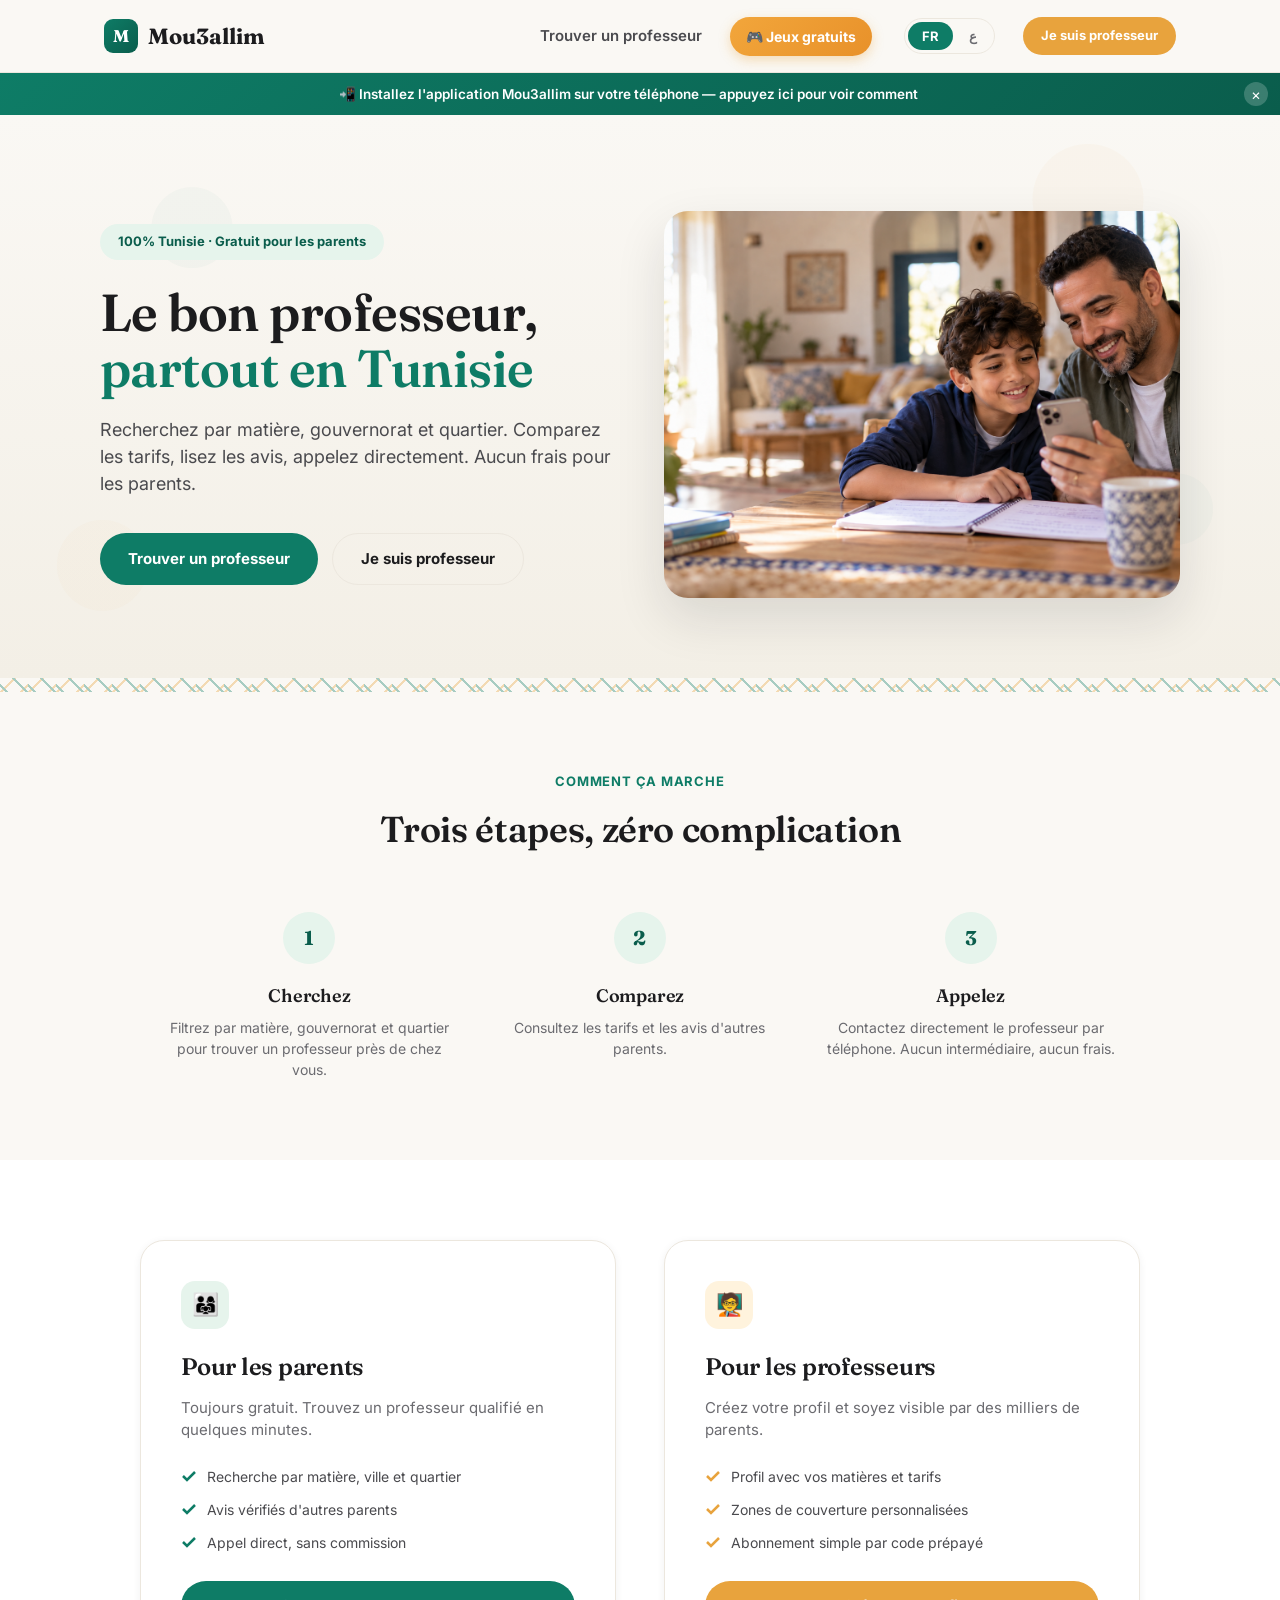
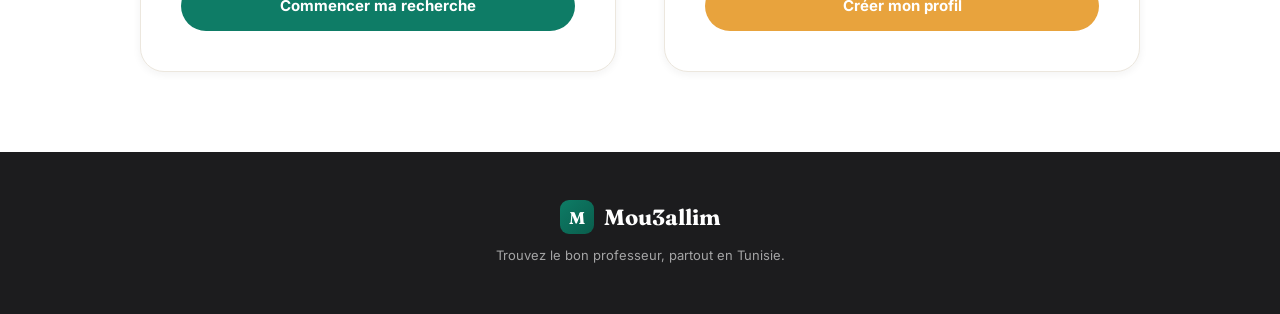
<file: index.html>
<!DOCTYPE html>
<html lang="fr">
<head>
<meta charset="UTF-8" />
<meta name="viewport" content="width=device-width, initial-scale=1.0" />
<title>Mou3allim — Trouvez le bon professeur en Tunisie</title>
<link rel="stylesheet" href="src/style.css" />
<style>
  .hero {
    position: relative;
    padding: 96px 24px 80px;
    overflow: hidden;
    background: linear-gradient(180deg, #FAF8F4 0%, #F3EFE6 100%);
  }
  .hero-inner {
    max-width: 1080px; margin: 0 auto; position: relative; z-index: 2;
    display: grid; grid-template-columns: 1fr 1fr; gap: 48px; align-items: center;
  }
  .hero-text { text-align: left; }
  .hero-photo img {
    width: 100%; border-radius: var(--radius-lg); box-shadow: var(--shadow-lg);
    display: block; aspect-ratio: 4/3; object-fit: cover; background: var(--teal-tint);
  }
  .hero .eyebrow {
    display: inline-flex; align-items: center; gap: 8px;
    background: var(--teal-tint); color: var(--teal-dark);
    padding: 8px 18px; border-radius: 999px; font-size: 13px; font-weight: 700;
    margin-bottom: 24px;
  }
  .hero h1 {
    font-size: 52px; line-height: 1.08; margin-bottom: 20px;
  }
  .hero h1 em { font-style: normal; color: var(--teal); }
  .hero p.lede {
    font-size: 18px; color: var(--ink-soft); max-width: 520px; margin: 0 0 36px;
  }
  .hero-actions { display: flex; gap: 14px; justify-content: flex-start; flex-wrap: wrap; }
  .hero-search {
    max-width: 640px; margin: 40px auto 0; background: var(--card);
    border-radius: var(--radius-lg); padding: 8px; box-shadow: var(--shadow-lg);
    display: flex; gap: 8px; border: 1px solid var(--border);
  }
  .hero-search input {
    flex: 1; border: none; padding: 14px 18px; font-size: 15px; background: transparent;
  }
  .hero-search input:focus { outline: none; }

  .tile-bg {
    position: absolute; inset: 0; opacity: 0.5; pointer-events: none;
    background-image:
      radial-gradient(circle at 15% 20%, rgba(14,124,102,0.06) 0, rgba(14,124,102,0.06) 40px, transparent 41px),
      radial-gradient(circle at 85% 15%, rgba(232,163,61,0.08) 0, rgba(232,163,61,0.08) 55px, transparent 56px),
      radial-gradient(circle at 92% 70%, rgba(14,124,102,0.05) 0, rgba(14,124,102,0.05) 35px, transparent 36px),
      radial-gradient(circle at 8% 80%, rgba(232,163,61,0.06) 0, rgba(232,163,61,0.06) 45px, transparent 46px);
  }

  .stats-strip {
    background: var(--ink); color: white; padding: 28px 24px;
  }
  .stats-inner {
    max-width: 900px; margin: 0 auto; display: flex; justify-content: space-around;
    flex-wrap: wrap; gap: 24px; text-align: center;
  }
  .stat-num { font-family: 'Fraunces', serif; font-size: 28px; font-weight: 600; color: var(--amber); }
  .stat-label { font-size: 13px; color: rgba(255,255,255,0.7); margin-top: 4px; }

  .section { padding: 80px 24px; }
  .section-head { text-align: center; max-width: 560px; margin: 0 auto 56px; }
  .section-head .eyebrow-line { font-size: 13px; font-weight: 700; color: var(--teal); text-transform: uppercase; letter-spacing: 0.06em; margin-bottom: 10px; }
  .section-head h2 { font-size: 36px; }
  .section-head p { color: var(--muted); margin-top: 12px; font-size: 16px; }

  .steps { display: grid; grid-template-columns: repeat(3, 1fr); gap: 32px; max-width: 960px; margin: 0 auto; }
  .step-card { text-align: center; }
  .step-num {
    width: 52px; height: 52px; border-radius: 50%; background: var(--teal-tint);
    color: var(--teal-dark); display: flex; align-items: center; justify-content: center;
    font-family: 'Fraunces', serif; font-weight: 700; font-size: 20px; margin: 0 auto 18px;
  }
  .step-card h3 { font-size: 18px; margin-bottom: 8px; }
  .step-card p { font-size: 14px; color: var(--muted); }

  .split { display: grid; grid-template-columns: 1fr 1fr; gap: 48px; max-width: 1000px; margin: 0 auto; align-items: center; }
  .split-card {
    background: var(--card); border-radius: var(--radius-lg); border: 1px solid var(--border);
    padding: 40px; box-shadow: var(--shadow-sm);
  }
  .split-card .icon-badge {
    width: 48px; height: 48px; border-radius: 14px; display: flex; align-items: center; justify-content: center;
    font-size: 22px; margin-bottom: 20px;
  }
  .split-card h3 { font-size: 24px; margin-bottom: 12px; }
  .split-card p { color: var(--muted); margin-bottom: 24px; font-size: 15px; }
  .split-list { list-style: none; margin-bottom: 28px; }
  .split-list li { display: flex; gap: 10px; align-items: flex-start; margin-bottom: 12px; font-size: 14px; color: var(--ink-soft); }
  .split-list li svg { flex-shrink: 0; margin-top: 2px; }

  .footer { background: var(--ink); color: rgba(255,255,255,0.6); padding: 48px 24px; text-align: center; font-size: 13px; }
  .footer .logo { color: white; justify-content: center; margin-bottom: 12px; }

  @media (max-width: 768px) {
    .hero h1 { font-size: 34px; }
    .steps, .split { grid-template-columns: 1fr; }
    .hero-search { flex-direction: column; }
    .hero-inner { grid-template-columns: 1fr; gap: 28px; text-align: center; }
    .hero-text { text-align: center; }
    .hero-actions { justify-content: center; }
    .hero p.lede { margin: 0 auto 28px; }
    .hero-photo { order: -1; }
  }
  body.rtl .hero-text { text-align: right; }
  body.rtl .hero-actions { justify-content: flex-end; }
  body.rtl .hero p.lede { margin: 0 0 36px auto; }
</style>
</head>
<body>

<div id="nav-root"></div>

<!-- App install banner — sits just under the nav. Dismissible, remembers choice. -->
<a href="installer.html" id="appBanner" style="display:none;align-items:center;justify-content:center;gap:8px;background:linear-gradient(135deg,#0E7C66,#0A5D4C);color:#fff;text-decoration:none;padding:11px 40px 11px 16px;font-size:13.5px;font-weight:600;position:relative;text-align:center;">
  <span data-i18n="banner_install">📲 Installez l'application Mou3allim sur votre téléphone — appuyez ici pour voir comment</span>
  <button onclick="event.preventDefault();event.stopPropagation();document.getElementById('appBanner').style.display='none';try{localStorage.setItem('app_banner_dismissed','1')}catch(e){}" aria-label="Fermer" style="position:absolute;right:12px;top:50%;transform:translateY(-50%);background:rgba(255,255,255,.2);border:none;color:#fff;width:24px;height:24px;border-radius:50%;font-size:15px;cursor:pointer;line-height:1;">×</button>
</a>

<section class="hero">
  <div class="tile-bg"></div>
  <div class="hero-inner">
    <div class="hero-text">
      <span class="eyebrow" data-i18n="home_eyebrow">🎓 100% Tunisie · Gratuit pour les parents</span>
      <h1 class="display"><span data-i18n="home_h1_1">Le bon professeur,</span> <em data-i18n="home_h1_2">partout en Tunisie</em></h1>
      <p class="lede" data-i18n="home_lede">Recherchez par matière, gouvernorat et quartier. Comparez les tarifs, lisez les avis, appelez directement. Aucun frais pour les parents.</p>
      <div class="hero-actions">
        <a href="search.html" class="btn btn-primary" data-i18n="home_cta_search">Trouver un professeur</a>
        <a href="auth.html?role=teacher" class="btn btn-outline" data-i18n="home_cta_teacher">Je suis professeur</a>
      </div>
    </div>
    <div class="hero-photo">
      <img src="hero.jpg" alt="Un parent et son enfant cherchent un professeur sur Mou3allim"
           onerror="this.style.display='none'" />
    </div>
  </div>
</section>

<div class="tile-divider"></div>

<section class="section">
  <div class="section-head">
    <div class="eyebrow-line" data-i18n="home_steps_eyebrow">Comment ça marche</div>
    <h2 data-i18n="home_steps_title">Trois étapes, zéro complication</h2>
  </div>
  <div class="steps">
    <div class="step-card">
      <div class="step-num">1</div>
      <h3 data-i18n="home_step1_title">Cherchez</h3>
      <p data-i18n="home_step1_desc">Filtrez par matière, gouvernorat et quartier pour trouver un professeur près de chez vous.</p>
    </div>
    <div class="step-card">
      <div class="step-num">2</div>
      <h3 data-i18n="home_step2_title">Comparez</h3>
      <p data-i18n="home_step2_desc">Consultez les tarifs et les avis d'autres parents.</p>
    </div>
    <div class="step-card">
      <div class="step-num">3</div>
      <h3 data-i18n="home_step3_title">Appelez</h3>
      <p data-i18n="home_step3_desc">Contactez directement le professeur par téléphone. Aucun intermédiaire, aucun frais.</p>
    </div>
  </div>
</section>

<section class="section" style="background:var(--card); padding-top:80px;">
  <div class="split">
    <div class="split-card">
      <div class="icon-badge" style="background:var(--teal-tint);">👨‍👩‍👧</div>
      <h3 data-i18n="home_parents_title">Pour les parents</h3>
      <p data-i18n="home_parents_desc">Toujours gratuit. Trouvez un professeur qualifié en quelques minutes.</p>
      <ul class="split-list">
        <li><svg width="16" height="16" fill="none" stroke="#0E7C66" stroke-width="2.5"><path d="M2 8l4 4 8-8"/></svg> <span data-i18n="home_parents_li1">Recherche par matière, ville et quartier</span></li>
        <li><svg width="16" height="16" fill="none" stroke="#0E7C66" stroke-width="2.5"><path d="M2 8l4 4 8-8"/></svg> <span data-i18n="home_parents_li2">Avis vérifiés d'autres parents</span></li>
        <li><svg width="16" height="16" fill="none" stroke="#0E7C66" stroke-width="2.5"><path d="M2 8l4 4 8-8"/></svg> <span data-i18n="home_parents_li3">Appel direct, sans commission</span></li>
      </ul>
      <a href="search.html" class="btn btn-primary btn-block" data-i18n="home_parents_cta">Commencer ma recherche</a>
    </div>
    <div class="split-card">
      <div class="icon-badge" style="background:#FFF3DD;">🧑‍🏫</div>
      <h3 data-i18n="home_teachers_title">Pour les professeurs</h3>
      <p data-i18n="home_teachers_desc">Créez votre profil et soyez visible par des milliers de parents.</p>
      <ul class="split-list">
        <li><svg width="16" height="16" fill="none" stroke="#E8A33D" stroke-width="2.5"><path d="M2 8l4 4 8-8"/></svg> <span data-i18n="home_teachers_li1">Profil avec vos matières et tarifs</span></li>
        <li><svg width="16" height="16" fill="none" stroke="#E8A33D" stroke-width="2.5"><path d="M2 8l4 4 8-8"/></svg> <span data-i18n="home_teachers_li2">Zones de couverture personnalisées</span></li>
        <li><svg width="16" height="16" fill="none" stroke="#E8A33D" stroke-width="2.5"><path d="M2 8l4 4 8-8"/></svg> <span data-i18n="home_teachers_li3">Abonnement simple par code prépayé</span></li>
      </ul>
      <a href="auth.html?role=teacher" class="btn btn-amber btn-block" data-i18n="home_teachers_cta">Créer mon profil</a>
    </div>
  </div>
</section>

<footer class="footer">
  <div class="logo"><span class="logo-mark">M</span>Mou3allim</div>
  <p data-i18n="footer_tagline">Trouvez le bon professeur, partout en Tunisie.</p>
</footer>

<script src="src/api.js"></script>
<script src="src/i18n.js"></script>
<script src="src/nav.js"></script>
<script>
  renderNav('home');
  // Show the app-install banner unless the user dismissed it before.
  (function(){ try{ if(localStorage.getItem('app_banner_dismissed')!=='1'){ var b=document.getElementById('appBanner'); if(b) b.style.display='flex'; } }catch(e){ var b=document.getElementById('appBanner'); if(b) b.style.display='flex'; } })();
</script>
</body>
</html>
</file>
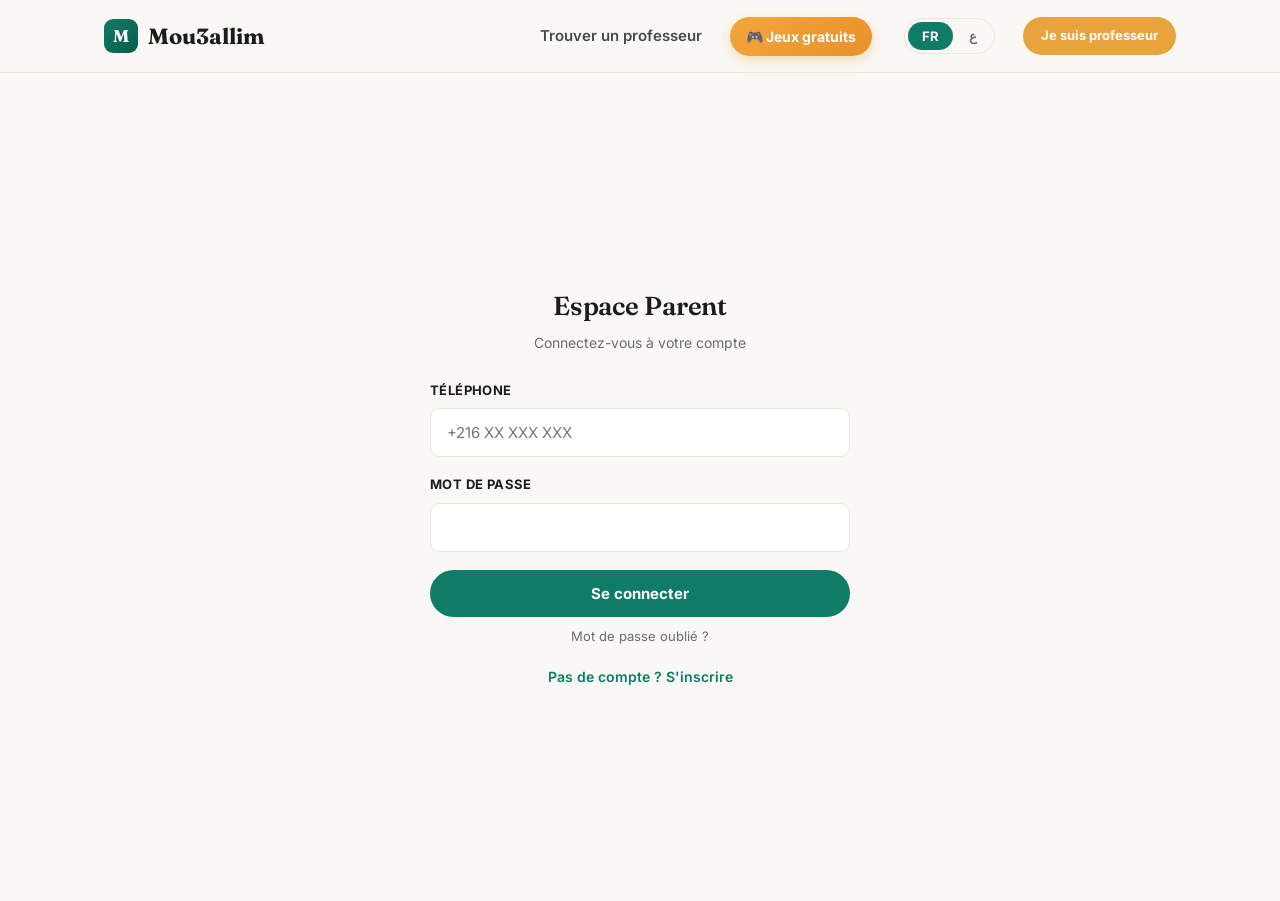
<file: auth.html>
<!DOCTYPE html>
<html lang="fr">
<head>
<meta charset="UTF-8" />
<meta name="viewport" content="width=device-width, initial-scale=1.0" />
<title>Connexion — Mou3allim</title>
<link rel="stylesheet" href="src/style.css" />
<style>
  .auth-wrap { min-height: calc(100vh - 72px); display: flex; align-items: center; justify-content: center; padding: 40px 24px; }
  .auth-card { max-width: 420px; width: 100%; }
  .auth-card h1 { font-size: 26px; text-align: center; margin-bottom: 6px; }
  .auth-card .sub { text-align: center; color: var(--muted); margin-bottom: 28px; font-size: 14px; }
  .gender-row { display: flex; gap: 10px; margin-bottom: 18px; }
  .gender-btn {
    flex: 1; padding: 14px; border-radius: var(--radius-sm); border: 1.5px solid var(--border);
    background: var(--card); text-align: center; font-weight: 600; font-size: 14px;
  }
  .gender-btn.active { background: var(--teal); border-color: var(--teal); color: white; }
  .switch-link { text-align: center; margin-top: 20px; font-size: 14px; font-weight: 600; color: var(--teal); }
  .otp-input { text-align: center; font-size: 26px; font-weight: 700; letter-spacing: 8px; }
  .forgot-link { text-align: center; margin-top: 10px; font-size: 13px; color: var(--muted); }
</style>
</head>
<body>

<div id="nav-root"></div>

<div class="auth-wrap">
  <div class="auth-card" id="authCard"></div>
</div>

<script src="src/api.js"></script>
<script src="src/i18n.js"></script>
<script src="src/nav.js"></script>
<script>
  renderNav();
  const role = getQueryParam('role') || 'parent';
  let mode = 'login'; // login | register | otp | forgot | reset_otp | new_password
  let pendingPhone = '';
  let selectedGender = 'male';
  // Where to go after a successful parent login/registration. Only same-site
  // .html pages are allowed (prevents open-redirect to an external site).
  const rawReturn = getQueryParam('return') || '';
  const returnUrl = /^[a-zA-Z0-9_\-]+\.html(\?[^#]*)?$/.test(rawReturn) ? rawReturn : '';

  function render() {
    const card = document.getElementById('authCard');

    if (mode === 'login' || mode === 'register') {
      card.innerHTML = `
        <h1 class="display">${role === 'teacher' ? t('auth_teacher_space') : t('auth_parent_space')}</h1>
        <p class="sub">${mode === 'login' ? t('auth_login_sub') : t('auth_register_sub')}</p>
        <form id="authForm">
          ${mode === 'register' ? `
            <div class="field"><label>${t('auth_full_name')}</label><input class="input" id="fullName" required /></div>
            <label style="font-size:13px;font-weight:700;display:block;margin-bottom:8px;">${role === 'teacher' ? t('auth_gender') : 'Civilité'}</label>
            <div class="gender-row">
              <button type="button" class="gender-btn ${selectedGender==='male'?'active':''}" data-gender="male">${role === 'teacher' ? '👨 ' + t('auth_male') : 'Mr'}</button>
              <button type="button" class="gender-btn ${selectedGender==='female'?'active':''}" data-gender="female">${role === 'teacher' ? '👩 ' + t('auth_female') : 'Mme'}</button>
            </div>
          ` : ''}
          ${mode === 'register' && role === 'teacher' ? `
            <div class="field">
              <label>Question de sécurité</label>
              <select class="input" id="securityQuestion" required>
                <option value="">— Choisissez une question —</option>
                <option value="Quel est le nom de votre école primaire ?">Quel est le nom de votre école primaire ?</option>
                <option value="Quel est le prénom de votre mère ?">Quel est le prénom de votre mère ?</option>
                <option value="Dans quelle ville êtes-vous né(e) ?">Dans quelle ville êtes-vous né(e) ?</option>
                <option value="Quel était votre surnom d'enfance ?">Quel était votre surnom d'enfance ?</option>
              </select>
            </div>
            <div class="field">
              <label>Réponse secrète</label>
              <input class="input" id="securityAnswer" placeholder="Servira à vérifier votre identité" required />
            </div>
          ` : ''}
          <div class="field"><label>${t('auth_phone')}</label><input class="input" id="phone" placeholder="+216 XX XXX XXX" required /></div>
          <div class="field"><label>${t('auth_password')}</label><input class="input" type="password" id="password" required /></div>
          ${mode === 'register' && role === 'teacher' ? `
            <label style="display:flex;gap:8px;align-items:flex-start;font-size:13px;color:var(--muted);line-height:1.5;margin-bottom:16px;cursor:pointer;">
              <input type="checkbox" id="consentCheck" style="margin-top:3px;flex-shrink:0;" />
              <span>J'accepte que mon numéro de téléphone soit visible par les parents afin qu'ils puissent me contacter, et j'accepte les <a href="conditions.html" target="_blank" onclick="event.stopPropagation()" style="color:var(--teal-dark);text-decoration:underline;">conditions d'utilisation</a> de Mou3allim.</span>
            </label>
          ` : ''}
          <button type="submit" class="btn btn-primary btn-block" id="submitBtn">${mode==='login'?t('auth_login_btn'):t('auth_register_btn')}</button>
        </form>
        ${mode === 'login' ? `<div class="forgot-link"><a href="#" id="forgotLink">${t('auth_forgot')}</a></div>` : ''}
        <div class="switch-link"><a href="#" id="switchModeLink">${mode==='login' ? t('auth_switch_to_register') : t('auth_switch_to_login')}</a></div>
      `;
      document.getElementById('authForm').addEventListener('submit', handleSubmit);
      document.getElementById('switchModeLink').addEventListener('click', (e) => { e.preventDefault(); mode = mode==='login'?'register':'login'; render(); });
      if (mode === 'login') document.getElementById('forgotLink').addEventListener('click', (e) => {
        e.preventDefault();
        window.open('https://wa.me/21628357354?text=' + encodeURIComponent("Bonjour, j'ai oublié mon mot de passe Mou3allim."), '_blank');
      });
      if (mode === 'register') {
        card.querySelectorAll('.gender-btn').forEach(btn => btn.addEventListener('click', () => {
          selectedGender = btn.dataset.gender; render();
        }));
      }
    }

    if (mode === 'otp') {
      card.innerHTML = `
        <h1 class="display">${t('auth_otp_title')}</h1>
        <p class="sub">${t('auth_otp_sub')} ${escapeHtml(pendingPhone)}. ${t('auth_otp_valid')}</p>
        <form id="otpForm">
          <div class="field"><input class="input otp-input" id="otpCode" maxlength="6" placeholder="000000" required /></div>
          <button type="submit" class="btn btn-primary btn-block">${t('auth_verify')}</button>
        </form>
        <div class="switch-link"><a href="#" id="resendLink">${t('auth_resend')}</a></div>
        <p class="sub" style="margin-top:16px;">${t('auth_dev_note')}</p>
      `;
      document.getElementById('otpForm').addEventListener('submit', handleVerifyOtp);
      document.getElementById('resendLink').addEventListener('click', async (e) => {
        e.preventDefault();
        try { await api.sendOtp(pendingPhone); showToast('Code renvoyé.'); } catch (err) { showToast(err.message); }
      });
    }

    if (mode === 'forgot') {
      card.innerHTML = `
        <h1 class="display">${t('auth_forgot_title')}</h1>
        <p class="sub">${t('auth_forgot_sub')}</p>
        <form id="forgotForm">
          <div class="field"><input class="input" id="forgotPhone" placeholder="+216 XX XXX XXX" required /></div>
          <button type="submit" class="btn btn-primary btn-block">${t('auth_send_code')}</button>
        </form>
        <div class="switch-link"><a href="#" id="backToLogin">${t('auth_back_to_login')}</a></div>
      `;
      document.getElementById('forgotForm').addEventListener('submit', async (e) => {
        e.preventDefault();
        pendingPhone = document.getElementById('forgotPhone').value.trim();
        try {
          await api.sendOtp(pendingPhone);
          mode = 'reset_otp'; render();
        } catch (err) { showToast(err.message); }
      });
      document.getElementById('backToLogin').addEventListener('click', (e) => { e.preventDefault(); mode='login'; render(); });
    }

    if (mode === 'reset_otp') {
      card.innerHTML = `
        <h1 class="display">${t('auth_enter_code')}</h1>
        <p class="sub">${t('auth_otp_sub')} ${escapeHtml(pendingPhone)}.</p>
        <form id="resetOtpForm">
          <div class="field"><input class="input otp-input" id="resetOtpCode" maxlength="6" placeholder="000000" required /></div>
          <button type="submit" class="btn btn-primary btn-block">${t('auth_confirm')}</button>
        </form>
      `;
      document.getElementById('resetOtpForm').addEventListener('submit', (e) => {
        e.preventDefault();
        window._resetCode = document.getElementById('resetOtpCode').value.trim();
        mode = 'new_password'; render();
      });
    }

    if (mode === 'new_password') {
      card.innerHTML = `
        <h1 class="display">${t('auth_new_password')}</h1>
        <p class="sub">${t('auth_new_password_sub')}</p>
        <form id="newPasswordForm">
          <div class="field"><input class="input" type="password" id="newPassword" placeholder="${t('auth_min_chars')}" required /></div>
          <div class="field"><input class="input" type="password" id="confirmPassword" placeholder="${t('auth_confirm_password')}" required /></div>
          <button type="submit" class="btn btn-primary btn-block">${t('auth_reset')}</button>
        </form>
      `;
      document.getElementById('newPasswordForm').addEventListener('submit', async (e) => {
        e.preventDefault();
        const p1 = document.getElementById('newPassword').value;
        const p2 = document.getElementById('confirmPassword').value;
        if (p1.length < 8) return showToast('Minimum 8 caractères.');
        if (p1 !== p2) return showToast('Les mots de passe ne correspondent pas.');
        try {
          await api.resetPassword(pendingPhone, window._resetCode, p1);
          showToast('Mot de passe réinitialisé !');
          mode = 'login'; render();
        } catch (err) { showToast(err.message); }
      });
    }
  }

  async function handleSubmit(e) {
    e.preventDefault();
    const phone = document.getElementById('phone').value.trim();
    const password = document.getElementById('password').value;
    const btn = document.getElementById('submitBtn');
    btn.disabled = true;
    btn.innerHTML = '<span class="spinner"></span>';

    try {
      if (mode === 'login') {
        const data = await api.login({ phone, password });
        auth.setSession(data.token, data.user);
        window.location.href = data.user.role === 'teacher' ? 'dashboard.html' : (returnUrl || 'search.html');
      } else {
        const fullName = document.getElementById('fullName').value.trim();
        if (!fullName) { showToast('Le nom complet est requis.'); btn.disabled=false; btn.textContent="S'inscrire"; return; }
        if (role === 'teacher') {
          const consent = document.getElementById('consentCheck');
          if (!consent || !consent.checked) {
            showToast('Veuillez accepter les conditions pour continuer.');
            btn.disabled=false; btn.textContent="S'inscrire"; return;
          }
        }
        if (password.length < 8) {
          showToast('Le mot de passe doit contenir au moins 8 caractères.');
          btn.disabled=false; btn.textContent="S'inscrire"; return;
        }
        const payload = { phone, password, full_name: fullName, role, gender: selectedGender };
        // Security question is only for teachers (used to help verify a manual
        // password reset). Parents don't set one.
        if (role === 'teacher') {
          const securityQuestion = document.getElementById('securityQuestion').value;
          const securityAnswer = document.getElementById('securityAnswer').value.trim();
          if (!securityQuestion || securityAnswer.length < 2) {
            showToast('Choisissez une question de sécurité et une réponse.');
            btn.disabled=false; btn.textContent="S'inscrire"; return;
          }
          payload.security_question = securityQuestion;
          payload.security_answer = securityAnswer;
        }
        const data = await api.register(payload);
        auth.setSession(data.token, data.user);
        if (role === 'teacher' && data.otp_required) {
          await api.sendOtp(phone);
          pendingPhone = phone;
          mode = 'otp'; render();
        } else if (role === 'teacher') {
          window.location.href = 'dashboard.html';
        } else {
          window.location.href = returnUrl || 'search.html';
        }
      }
    } catch (err) {
      showToast(err.message);
      btn.disabled = false;
      btn.textContent = mode === 'login' ? 'Se connecter' : "S'inscrire";
    }
  }

  async function handleVerifyOtp(e) {
    e.preventDefault();
    const code = document.getElementById('otpCode').value.trim();
    try {
      await api.verifyOtp(pendingPhone, code);
      window.location.href = 'dashboard.html';
    } catch (err) {
      showToast(err.message);
    }
  }

  render();
</script>
</body>
</html>
</file>
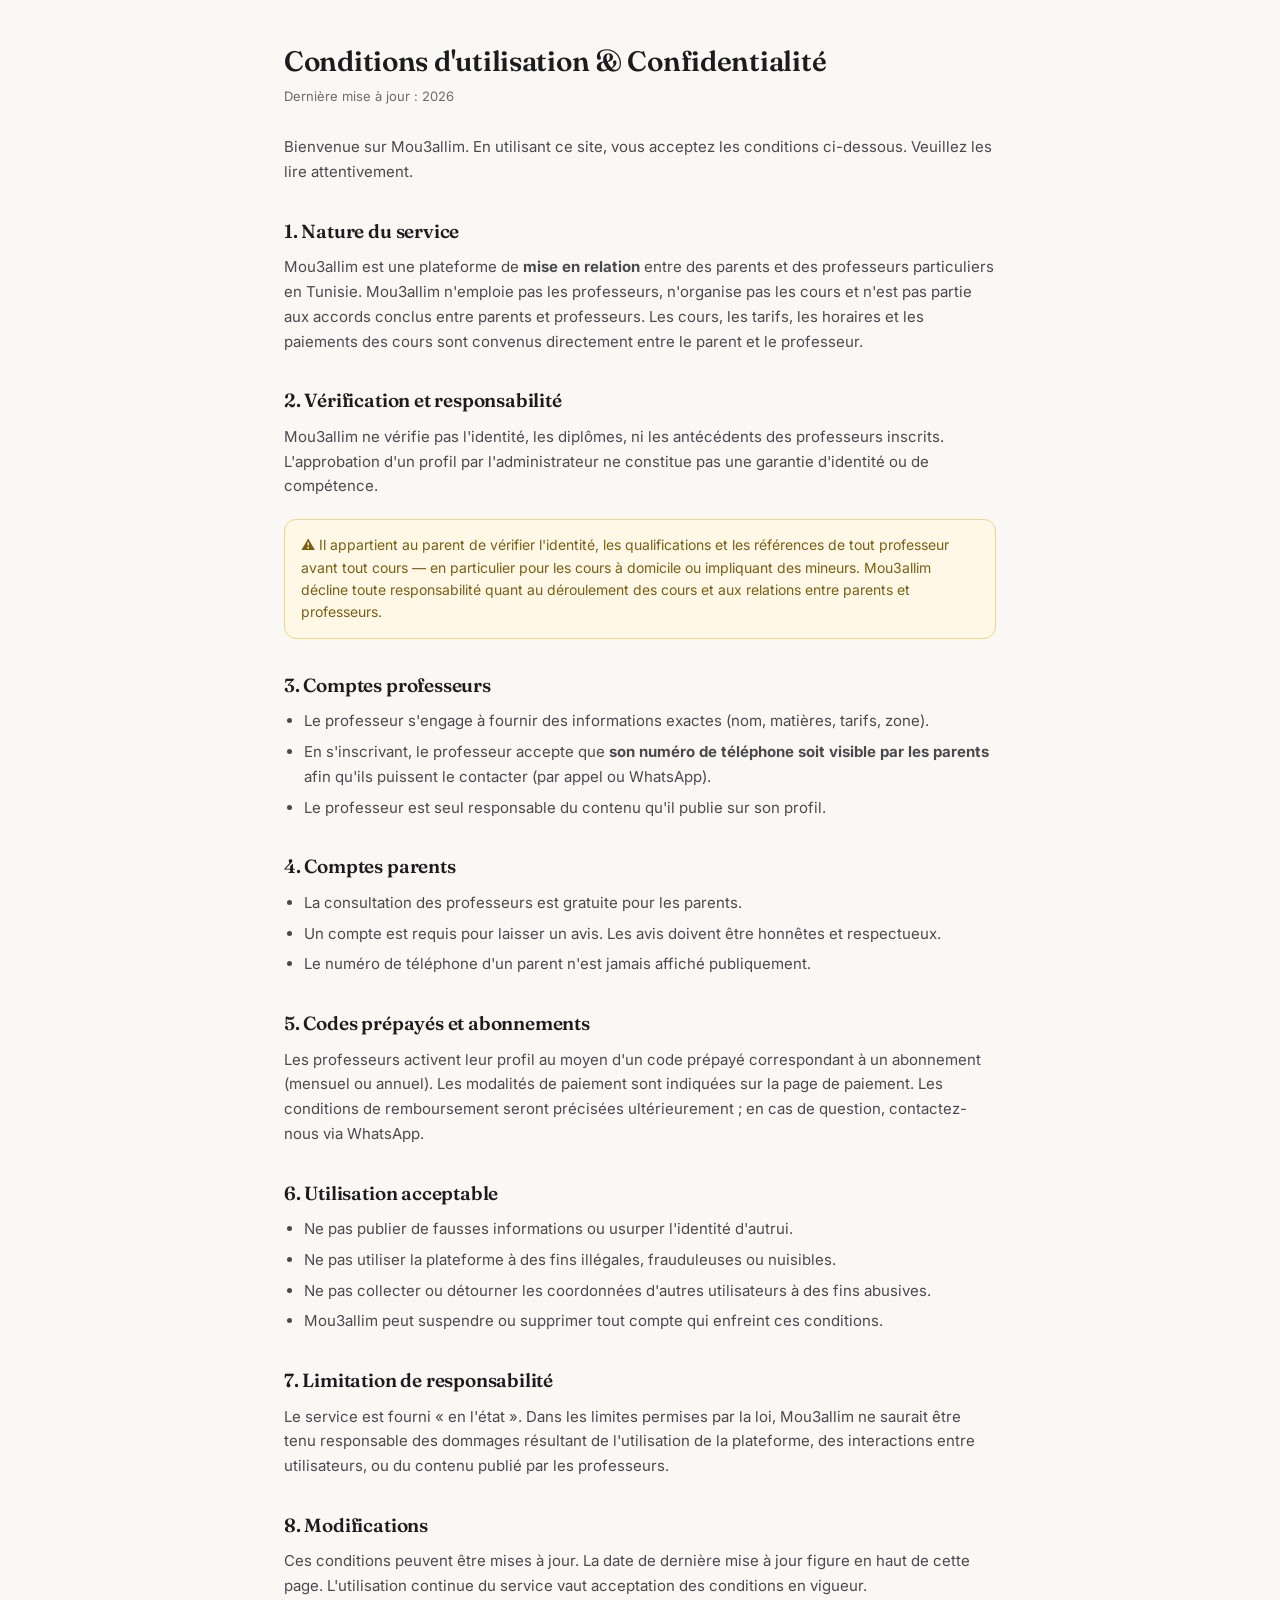
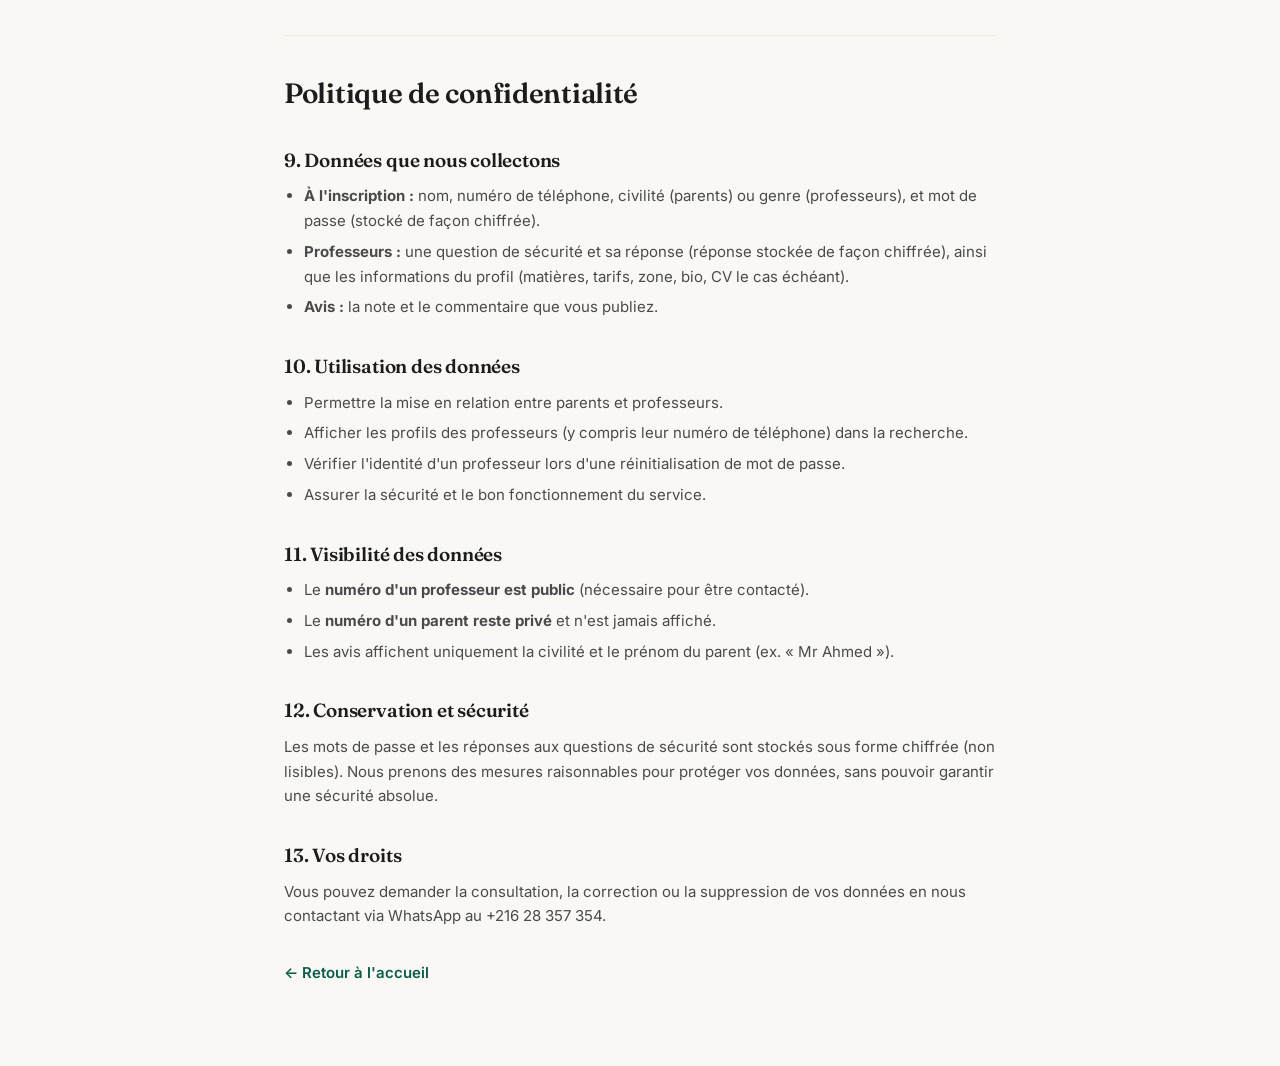
<file: conditions.html>
<!DOCTYPE html>
<html lang="fr">
<head>
<meta charset="UTF-8" />
<meta name="viewport" content="width=device-width, initial-scale=1.0" />
<title>Conditions d'utilisation & Confidentialité — Mou3allim</title>
<link rel="stylesheet" href="src/style.css" />
<style>
  .legal-wrap { max-width: 760px; margin: 0 auto; padding: 40px 24px 80px; }
  .legal-wrap h1 { font-size: 28px; margin-bottom: 4px; }
  .legal-wrap .updated { color: var(--muted); font-size: 13px; margin-bottom: 28px; }
  .legal-wrap h2 { font-size: 19px; margin: 32px 0 10px; }
  .legal-wrap h3 { font-size: 15px; margin: 20px 0 6px; }
  .legal-wrap p, .legal-wrap li { color: var(--ink-soft, #333); font-size: 15px; line-height: 1.65; }
  .legal-wrap ul { padding-left: 20px; }
  .legal-wrap li { margin-bottom: 6px; }
  .legal-note { background:#FFF8E7; border:1px solid #F0D48A; border-radius:12px; padding:14px 16px; font-size:14px; color:#7A5E12; line-height:1.6; margin: 20px 0; }
</style>
</head>
<body>

<div id="nav-root"></div>

<div class="legal-wrap">
  <h1 class="display">Conditions d'utilisation & Confidentialité</h1>
  <p class="updated">Dernière mise à jour : 2026</p>

  <p>Bienvenue sur Mou3allim. En utilisant ce site, vous acceptez les conditions ci-dessous. Veuillez les lire attentivement.</p>

  <h2>1. Nature du service</h2>
  <p>Mou3allim est une plateforme de <strong>mise en relation</strong> entre des parents et des professeurs particuliers en Tunisie. Mou3allim n'emploie pas les professeurs, n'organise pas les cours et n'est pas partie aux accords conclus entre parents et professeurs. Les cours, les tarifs, les horaires et les paiements des cours sont convenus directement entre le parent et le professeur.</p>

  <h2>2. Vérification et responsabilité</h2>
  <p>Mou3allim ne vérifie pas l'identité, les diplômes, ni les antécédents des professeurs inscrits. L'approbation d'un profil par l'administrateur ne constitue pas une garantie d'identité ou de compétence.</p>
  <div class="legal-note">
    ⚠️ Il appartient au parent de vérifier l'identité, les qualifications et les références de tout professeur avant tout cours — en particulier pour les cours à domicile ou impliquant des mineurs. Mou3allim décline toute responsabilité quant au déroulement des cours et aux relations entre parents et professeurs.
  </div>

  <h2>3. Comptes professeurs</h2>
  <ul>
    <li>Le professeur s'engage à fournir des informations exactes (nom, matières, tarifs, zone).</li>
    <li>En s'inscrivant, le professeur accepte que <strong>son numéro de téléphone soit visible par les parents</strong> afin qu'ils puissent le contacter (par appel ou WhatsApp).</li>
    <li>Le professeur est seul responsable du contenu qu'il publie sur son profil.</li>
  </ul>

  <h2>4. Comptes parents</h2>
  <ul>
    <li>La consultation des professeurs est gratuite pour les parents.</li>
    <li>Un compte est requis pour laisser un avis. Les avis doivent être honnêtes et respectueux.</li>
    <li>Le numéro de téléphone d'un parent n'est jamais affiché publiquement.</li>
  </ul>

  <h2>5. Codes prépayés et abonnements</h2>
  <p>Les professeurs activent leur profil au moyen d'un code prépayé correspondant à un abonnement (mensuel ou annuel). Les modalités de paiement sont indiquées sur la page de paiement. Les conditions de remboursement seront précisées ultérieurement ; en cas de question, contactez-nous via WhatsApp.</p>

  <h2>6. Utilisation acceptable</h2>
  <ul>
    <li>Ne pas publier de fausses informations ou usurper l'identité d'autrui.</li>
    <li>Ne pas utiliser la plateforme à des fins illégales, frauduleuses ou nuisibles.</li>
    <li>Ne pas collecter ou détourner les coordonnées d'autres utilisateurs à des fins abusives.</li>
    <li>Mou3allim peut suspendre ou supprimer tout compte qui enfreint ces conditions.</li>
  </ul>

  <h2>7. Limitation de responsabilité</h2>
  <p>Le service est fourni « en l'état ». Dans les limites permises par la loi, Mou3allim ne saurait être tenu responsable des dommages résultant de l'utilisation de la plateforme, des interactions entre utilisateurs, ou du contenu publié par les professeurs.</p>

  <h2>8. Modifications</h2>
  <p>Ces conditions peuvent être mises à jour. La date de dernière mise à jour figure en haut de cette page. L'utilisation continue du service vaut acceptation des conditions en vigueur.</p>

  <hr style="margin:36px 0; border:none; border-top:1px solid var(--border);" />

  <h1 class="display">Politique de confidentialité</h1>

  <h2>9. Données que nous collectons</h2>
  <ul>
    <li><strong>À l'inscription :</strong> nom, numéro de téléphone, civilité (parents) ou genre (professeurs), et mot de passe (stocké de façon chiffrée).</li>
    <li><strong>Professeurs :</strong> une question de sécurité et sa réponse (réponse stockée de façon chiffrée), ainsi que les informations du profil (matières, tarifs, zone, bio, CV le cas échéant).</li>
    <li><strong>Avis :</strong> la note et le commentaire que vous publiez.</li>
  </ul>

  <h2>10. Utilisation des données</h2>
  <ul>
    <li>Permettre la mise en relation entre parents et professeurs.</li>
    <li>Afficher les profils des professeurs (y compris leur numéro de téléphone) dans la recherche.</li>
    <li>Vérifier l'identité d'un professeur lors d'une réinitialisation de mot de passe.</li>
    <li>Assurer la sécurité et le bon fonctionnement du service.</li>
  </ul>

  <h2>11. Visibilité des données</h2>
  <ul>
    <li>Le <strong>numéro d'un professeur est public</strong> (nécessaire pour être contacté).</li>
    <li>Le <strong>numéro d'un parent reste privé</strong> et n'est jamais affiché.</li>
    <li>Les avis affichent uniquement la civilité et le prénom du parent (ex. « Mr Ahmed »).</li>
  </ul>

  <h2>12. Conservation et sécurité</h2>
  <p>Les mots de passe et les réponses aux questions de sécurité sont stockés sous forme chiffrée (non lisibles). Nous prenons des mesures raisonnables pour protéger vos données, sans pouvoir garantir une sécurité absolue.</p>

  <h2>13. Vos droits</h2>
  <p>Vous pouvez demander la consultation, la correction ou la suppression de vos données en nous contactant via WhatsApp au +216 28 357 354.</p>

  <p style="margin-top:32px;"><a href="index.html" style="color:var(--teal-dark); font-weight:600;">← Retour à l'accueil</a></p>
</div>

<script src="src/i18n.js"></script>
<script src="src/nav.js"></script>
<script>renderNav();</script>
</body>
</html>
</file>
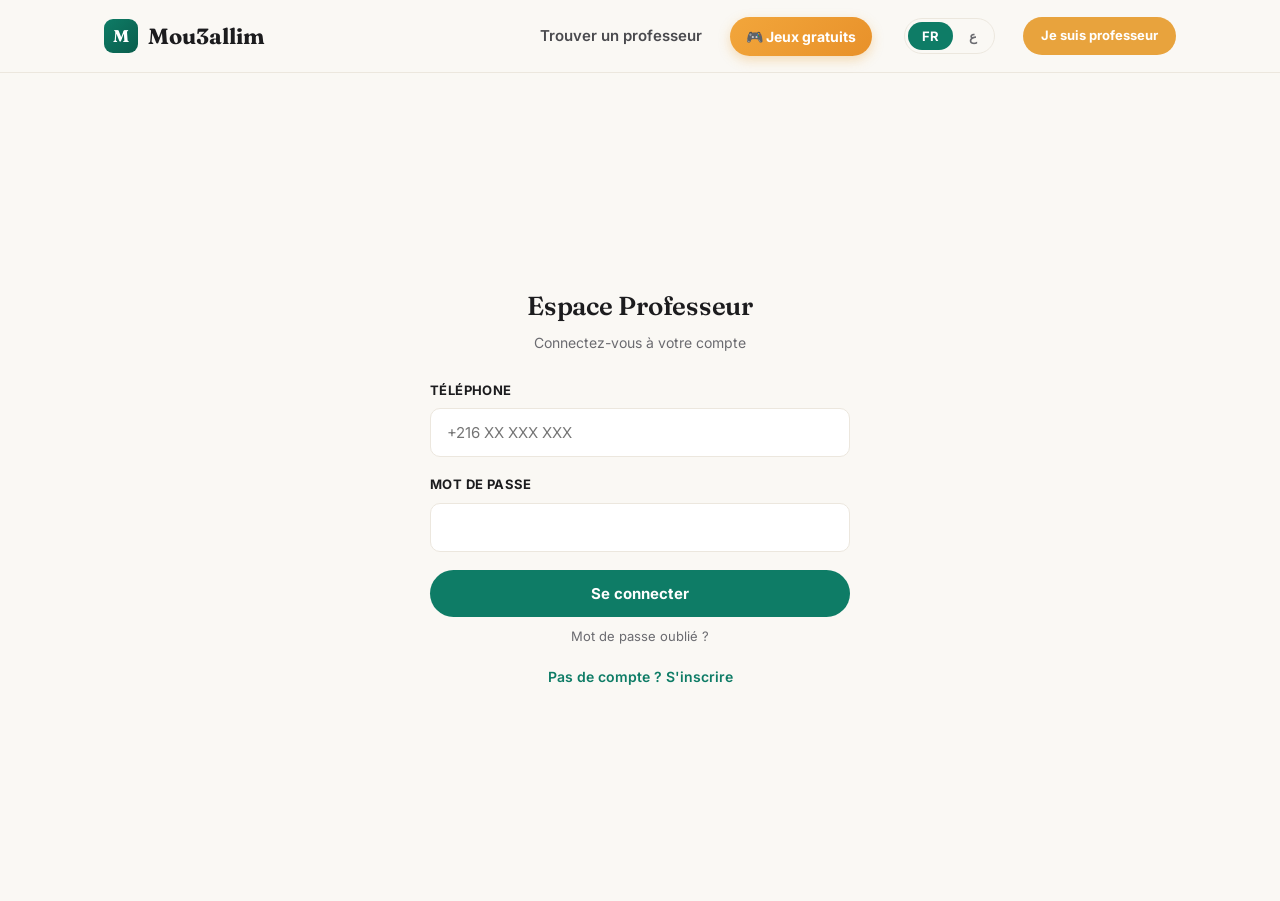
<file: dashboard.html>
<!DOCTYPE html>
<html lang="fr">
<head>
<meta charset="UTF-8" />
<meta name="viewport" content="width=device-width, initial-scale=1.0" />
<title>Mon profil — Mou3allim</title>
<link rel="stylesheet" href="src/style.css" />
<style>
  .dash-wrap { max-width: 680px; margin: 0 auto; padding: 40px 24px 80px; }
  .dash-wrap h1 { font-size: 28px; margin-bottom: 4px; }
  .dash-wrap .sub { color: var(--muted); margin-bottom: 24px; }

  .identity-card {
    display: flex; align-items: center; gap: 12px; background: var(--card);
    border: 1px solid var(--border); border-radius: var(--radius-sm); padding: 16px; margin-bottom: 16px;
  }
  .identity-card .name { font-weight: 700; font-size: 15px; }
  .identity-card .phone { font-size: 13px; color: var(--muted); }

  .sub-badge {
    display: flex; align-items: center; gap: 8px; background: var(--teal-tint); color: var(--teal-dark);
    border-radius: var(--radius-sm); padding: 12px 16px; margin-bottom: 20px; font-size: 14px; font-weight: 600;
  }
  .sub-badge.warning { background: #FFF3DD; color: #8A6116; }

  .price-row { display: flex; justify-content: space-between; align-items: center; margin-bottom: 10px; }
  .price-row input { width: 110px; text-align: right; }

  .code-section { background: var(--card); border: 1px solid var(--border); border-radius: var(--radius-md); padding: 24px; margin-top: 28px; }

  .visible-note { background:#FFF8E7; border:1px solid #F0D48A; border-radius:12px; padding:12px 14px; font-size:13px; color:#7A5E12; line-height:1.5; margin-bottom:20px; }
  .level-group { margin-bottom: 12px; }
  .level-group-title { font-size: 13px; font-weight: 700; color: var(--muted); margin-bottom: 6px; }
</style>
</head>
<body>

<div id="nav-root"></div>

<div class="dash-wrap">
  <h1 class="display" data-i18n="dash_title">Votre profil professeur</h1>
  <p class="sub" data-i18n="dash_subtitle">Complétez votre profil, puis activez-le avec un code prépayé</p>

  <div id="dashContent">
    <div class="skeleton" style="height:300px;"></div>
  </div>
</div>

<script src="src/api.js"></script>
<script src="src/i18n.js"></script>
<script src="src/nav.js"></script>
<script>
  renderNav();
  if (!requireAuth('teacher')) { /* redirected */ }

  let profileData = null;
  let subjectsCatalog = [];
  let governorates = [];
  let degreesCatalog = [];
  let experienceCatalog = [];
  let levelsCatalog = []; // [{group, items:[...]}]
  let availableAreas = [];
  let selectedAreas = [];
  let selectedSubjects = []; // [{subject_id, name, price_per_hour}]
  let selectedLevels = [];   // [level_name]
  let selectedGovernorate = null;
  let selectedDegree = '';
  let selectedExperience = '';
  let subscription = null;

  async function init() {
    try {
      const [subjRes, govRes, profileRes, degRes, expRes, lvlRes] = await Promise.all([
        api.getSubjects(), api.getGovernorates(), api.getMyProfile(),
        api.getDegrees(), api.getExperience(), api.getLevels(),
      ]);
      subjectsCatalog = subjRes.subjects;
      governorates = govRes.governorates;
      degreesCatalog = degRes.degrees || [];
      experienceCatalog = expRes.experience || [];
      levelsCatalog = lvlRes.levels || [];
      profileData = profileRes.profile;
      selectedGovernorate = profileData.governorate;
      selectedAreas = profileData.areas || [];
      selectedLevels = profileData.levels || [];
      selectedDegree = profileData.degree || '';
      selectedExperience = profileData.experience || '';
      selectedSubjects = (profileData.subjects || []).map(s => ({
        subject_id: s.subject_id, name: s.name, price_per_hour: String(s.price_per_hour),
      }));

      if (selectedGovernorate) {
        const areaRes = await api.getAreas(selectedGovernorate);
        availableAreas = areaRes.areas || [];
      }

      try {
        const subRes = await api.getMySubscription();
        subscription = subRes.subscription;
      } catch {}

      render();
    } catch (err) {
      document.getElementById('dashContent').innerHTML = `<p class="error-text">${escapeHtml(err.message)}</p>`;
    }
  }

  function render() {
    const days = subscription ? daysRemaining(subscription.ends_at) : null;

    // Smart subscription banner: hidden only if the teacher has a REAL paid
    // subscription (prepaid code) that is still active. Shown for trials,
    // expired, or no subscription — inviting them to subscribe via WhatsApp.
    const ref = subscription ? (subscription.payment_reference || '') : '';
    const isRealPaid = subscription && days > 0 && ref.indexOf('prepaid:') === 0;
    const subMsg = encodeURIComponent("مرحبا 👋 نحب نفعّل اشتراكي في Mou3allim (15 دينار في الشهر) باش نبقى ظاهر للأولياء. شنوّة الخطوات ؟");
    const subBanner = isRealPaid ? '' : `
      <a href="https://wa.me/21628357354?text=${subMsg}" target="_blank" style="text-decoration:none;display:block;margin-bottom:16px;">
        <div style="background:linear-gradient(135deg,#F2A63B,#E8912A);border-radius:16px;padding:16px 18px;box-shadow:0 8px 22px rgba(232,163,61,.32);display:flex;align-items:center;gap:14px;flex-wrap:wrap;">
          <div style="font-size:34px;line-height:1;">⭐</div>
          <div style="flex:1;min-width:180px;">
            <div style="color:#fff;font-size:16px;font-weight:800;margin-bottom:2px;">Activez votre abonnement</div>
            <div style="color:#FFF3E0;font-size:13px;line-height:1.4;">Restez visible par les parents. 15 DT/mois. Cliquez pour nous contacter sur WhatsApp.</div>
          </div>
          <div style="background:#fff;color:#C9861F;font-weight:800;padding:9px 16px;border-radius:999px;font-size:13px;white-space:nowrap;">💬 Je m'abonne</div>
        </div>
      </a>`;

    document.getElementById('dashContent').innerHTML = `
      ${subBanner}
      <div class="identity-card">
        <img id="dashPhoto" src="${getAvatar(profileData)}" alt="" onerror="this.src='${MALE_AVATAR}'" style="width:60px;height:60px;border-radius:50%;object-fit:cover;" />
        <div style="flex:1;">
          <div class="name">${escapeHtml(profileData.full_name)}</div>
          <div class="phone">${escapeHtml(profileData.phone)}</div>
          <div style="margin-top:6px;display:flex;gap:12px;align-items:center;flex-wrap:wrap;">
            <label style="color:var(--teal-dark);font-weight:700;font-size:13px;cursor:pointer;">
              📷 Changer ma photo
              <input type="file" id="photoInput" accept="image/*" style="display:none;" />
            </label>
            ${profileData.photo_url ? `<a href="#" id="revertPhoto" style="color:var(--muted);font-size:12px;">Avatar par défaut</a>` : ''}
          </div>
        </div>
      </div>
      <div class="visible-note" style="background:#EAF4FF;border-color:#B8D8F5;color:#1E5A96;">
        📷 Utilisez une photo claire et professionnelle de <strong>vous-même</strong>. Pas de photos d'enfants ni de contenu inapproprié — elles seront supprimées.
      </div>

      ${days !== null ? `
        <div class="sub-badge ${days <= 7 ? 'warning' : ''}">
          ⏱ ${days > 0 ? `${t('dash_sub_active')} — ${days} ${t('dash_sub_days_left')}` : t('dash_sub_expired')}
        </div>
      ` : ''}

      <div class="visible-note">
        ℹ️ Ces informations (diplôme, expérience, niveaux, matières, zone) seront <strong>visibles par les parents</strong>. Veuillez les renseigner avec exactitude.
      </div>

      <div class="field">
        <label>Niveau / Diplôme</label>
        <select class="input" id="degreeSelect">
          <option value="">— Choisissez —</option>
          ${degreesCatalog.map(d => `<option value="${escapeHtml(d)}" ${d === selectedDegree ? 'selected' : ''}>${escapeHtml(d)}</option>`).join('')}
        </select>
      </div>

      <div class="field">
        <label>Expérience</label>
        <select class="input" id="experienceSelect">
          <option value="">— Choisissez —</option>
          ${experienceCatalog.map(e => `<option value="${escapeHtml(e)}" ${e === selectedExperience ? 'selected' : ''}>${escapeHtml(e)}</option>`).join('')}
        </select>
      </div>

      <div class="field">
        <label>Niveaux enseignés</label>
        <div id="levelsWrap"></div>
      </div>

      <div class="field">
        <label>${t('dash_bio')}</label>
        <textarea class="textarea input" id="bioInput" placeholder="${t('dash_bio_placeholder')}">${escapeHtml(profileData.bio || '')}</textarea>
      </div>

      <div class="field">
        <label>${t('dash_governorate')}</label>
        <div class="chips" id="govChips"></div>
      </div>

      <div class="field" id="areaField" style="display:${availableAreas.length ? '' : 'none'};">
        <label>${t('dash_areas')}</label>
        <div class="chips" id="areaChipsWrap"></div>
      </div>

      <div class="field">
        <label>${t('dash_subjects')}</label>
        <div class="chips" id="subjectChipsWrap"></div>
      </div>

      <div id="priceRows"></div>

      <button class="btn btn-primary btn-block" id="saveProfileBtn" style="margin-top:8px;">${t('dash_save')}</button>

      <div class="code-section">
        <div style="display:flex;align-items:center;gap:8px;margin-bottom:6px;">
          <span>🎟️</span><strong>${t('dash_code_title')}</strong>
        </div>
        <p class="text-muted" style="font-size:13px;margin-bottom:16px;">${t('dash_code_hint')}</p>
        <div class="field">
          <input class="input" id="codeInput" placeholder="MOU3-XXXX-XXXX" style="text-align:center;font-weight:700;letter-spacing:1px;text-transform:uppercase;" />
        </div>
        <button class="btn btn-amber btn-block" id="activateBtn">${t('dash_activate')}</button>
        <a href="https://wa.me/21628357354?text=${subMsg}" target="_blank" style="display:flex;align-items:center;justify-content:center;gap:8px;background:#25D366;color:#fff;text-decoration:none;padding:13px;border-radius:999px;font-weight:700;font-size:14px;margin-top:12px;">
          💬 Demander mon abonnement
        </a>
        <a href="payment.html" style="display:block; text-align:center; margin-top:12px; font-size:13px; font-weight:600; color:var(--teal-dark);">
          ${t('dash_no_code_link')}
        </a>
      </div>

      <p class="text-muted text-center" style="font-size:12px;margin-top:16px;">${t('dash_note')}</p>

      <div class="text-center" style="margin-top:24px;">
        <a href="#" id="logoutLink" style="color:var(--danger); font-weight:600; font-size:14px;">${t('dash_logout')}</a>
      </div>
    `;

    renderGovChips();
    renderSubjectChips();
    renderPriceRows();
    renderLevels();
    wireEvents();
  }

  function renderLevels() {
    const el = document.getElementById('levelsWrap');
    el.innerHTML = levelsCatalog.map(group => `
      <div class="level-group">
        <div class="level-group-title">${escapeHtml(group.group)}</div>
        <div class="chips">
          ${group.items.map(lvl => `
            <button type="button" class="chip ${selectedLevels.includes(lvl) ? 'active' : ''}" data-level="${escapeHtml(lvl)}">${escapeHtml(lvl)}</button>
          `).join('')}
        </div>
      </div>
    `).join('');
    el.querySelectorAll('.chip').forEach(btn => btn.addEventListener('click', () => {
      const lvl = btn.dataset.level;
      selectedLevels = selectedLevels.includes(lvl)
        ? selectedLevels.filter(x => x !== lvl)
        : [...selectedLevels, lvl];
      renderLevels();
    }));
  }

  function renderGovChips() {
    const el = document.getElementById('govChips');
    el.innerHTML = governorates.map(g => `
      <button type="button" class="chip ${g === selectedGovernorate ? 'active' : ''}" data-gov="${escapeHtml(g)}">${escapeHtml(g)}</button>
    `).join('');
    el.querySelectorAll('.chip').forEach(btn => btn.addEventListener('click', async () => {
      selectedGovernorate = btn.dataset.gov;
      selectedAreas = [];
      try {
        const res = await api.getAreas(selectedGovernorate);
        availableAreas = res.areas || [];
      } catch { availableAreas = []; }
      document.getElementById('areaField').style.display = availableAreas.length ? '' : 'none';
      renderGovChips();
      renderAreaChips();
    }));
  }

  function renderAreaChips() {
    const el = document.getElementById('areaChipsWrap');
    if (!el) return;
    el.innerHTML = availableAreas.map(a => `
      <button type="button" class="chip ${selectedAreas.includes(a) ? 'active' : ''}" data-area="${escapeHtml(a)}">${escapeHtml(a)}</button>
    `).join('');
    el.querySelectorAll('.chip').forEach(btn => btn.addEventListener('click', () => {
      const a = btn.dataset.area;
      selectedAreas = selectedAreas.includes(a) ? selectedAreas.filter(x => x !== a) : [...selectedAreas, a];
      renderAreaChips();
    }));
  }

  function renderSubjectChips() {
    const el = document.getElementById('subjectChipsWrap');
    el.innerHTML = subjectsCatalog.map(s => `
      <button type="button" class="chip ${selectedSubjects.some(x => x.subject_id === s.id) ? 'active' : ''}" data-id="${s.id}" data-name="${escapeHtml(s.name)}">${escapeHtml(s.name)}</button>
    `).join('');
    el.querySelectorAll('.chip').forEach(btn => btn.addEventListener('click', () => {
      const id = parseInt(btn.dataset.id, 10);
      const name = btn.dataset.name;
      const exists = selectedSubjects.find(x => x.subject_id === id);
      selectedSubjects = exists
        ? selectedSubjects.filter(x => x.subject_id !== id)
        : [...selectedSubjects, { subject_id: id, name, price_per_hour: '' }];
      renderSubjectChips();
      renderPriceRows();
    }));
  }

  function renderPriceRows() {
    const el = document.getElementById('priceRows');
    el.innerHTML = selectedSubjects.map(s => `
      <div class="price-row">
        <span style="font-weight:600;font-size:14px;">${escapeHtml(s.name)}</span>
        <input class="input" type="number" placeholder="${t('price_dt')}" data-id="${s.subject_id}" value="${s.price_per_hour}" />
      </div>
    `).join('');
    el.querySelectorAll('input').forEach(input => input.addEventListener('input', () => {
      const id = parseInt(input.dataset.id, 10);
      const sub = selectedSubjects.find(x => x.subject_id === id);
      if (sub) sub.price_per_hour = input.value;
    }));
  }

  function wireEvents() {
    const photoInput = document.getElementById('photoInput');
    if (photoInput) photoInput.addEventListener('change', handlePhotoUpload);
    const revert = document.getElementById('revertPhoto');
    if (revert) revert.addEventListener('click', handlePhotoRevert);
    document.getElementById('degreeSelect').addEventListener('change', (e) => { selectedDegree = e.target.value; });
    document.getElementById('experienceSelect').addEventListener('change', (e) => { selectedExperience = e.target.value; });
    document.getElementById('saveProfileBtn').addEventListener('click', saveProfile);
    document.getElementById('activateBtn').addEventListener('click', activateCode);
    document.getElementById('logoutLink').addEventListener('click', (e) => {
      e.preventDefault(); auth.clear(); window.location.href = 'index.html';
    });
  }

  async function handlePhotoUpload(e) {
    const file = e.target.files[0];
    if (!file) return;
    if (file.size > 5 * 1024 * 1024) { showToast('Photo trop lourde (max 5 Mo).'); return; }
    showToast('Envoi de la photo...');
    try {
      const res = await api.uploadPhoto(file);
      profileData.photo_url = res.photo_url;
      showToast('Photo mise à jour !');
      render();
    } catch (err) {
      showToast(err.message || "Erreur lors de l'envoi.");
    }
  }

  async function handlePhotoRevert(e) {
    e.preventDefault();
    try {
      await api.removePhoto();
      profileData.photo_url = null;
      showToast('Avatar par défaut rétabli.');
      render();
    } catch (err) {
      showToast(err.message);
    }
  }

  async function saveProfile() {
    if (!selectedDegree) { showToast('Choisissez votre niveau / diplôme.'); return; }
    if (!selectedExperience) { showToast('Choisissez votre expérience.'); return; }
    if (selectedLevels.length === 0) { showToast('Cochez au moins un niveau enseigné.'); return; }
    if (!selectedGovernorate) { showToast('Choisissez un gouvernorat.'); return; }
    if (selectedSubjects.length === 0 || selectedSubjects.some(s => !s.price_per_hour)) {
      showToast('Choisissez au moins une matière et un prix pour chacune.');
      return;
    }
    const btn = document.getElementById('saveProfileBtn');
    btn.disabled = true; btn.innerHTML = '<span class="spinner"></span>';
    try {
      await api.updateMyProfile({
        bio: document.getElementById('bioInput').value,
        governorate: selectedGovernorate,
        degree: selectedDegree,
        experience: selectedExperience,
        levels: selectedLevels,
        subjects: selectedSubjects.map(s => ({ subject_id: s.subject_id, price_per_hour: parseFloat(s.price_per_hour) })),
        areas: selectedAreas,
      });
      showToast('Profil enregistré !');
      btn.disabled = false; btn.textContent = t('dash_saved');
    } catch (err) {
      showToast(err.message);
      btn.disabled = false; btn.textContent = t('dash_save');
    }
  }

  async function activateCode() {
    const code = document.getElementById('codeInput').value.trim();
    if (!code) return showToast('Entrez votre code prépayé.');
    const btn = document.getElementById('activateBtn');
    btn.disabled = true; btn.innerHTML = '<span class="spinner"></span>';
    try {
      await api.redeemCode(code);
      showToast('Abonnement activé !');
      const subRes = await api.getMySubscription();
      subscription = subRes.subscription;
      render();
    } catch (err) {
      showToast(err.message);
      btn.disabled = false; btn.textContent = t('dash_activate');
    }
  }

  init();
</script>
</body>
</html>
</file>
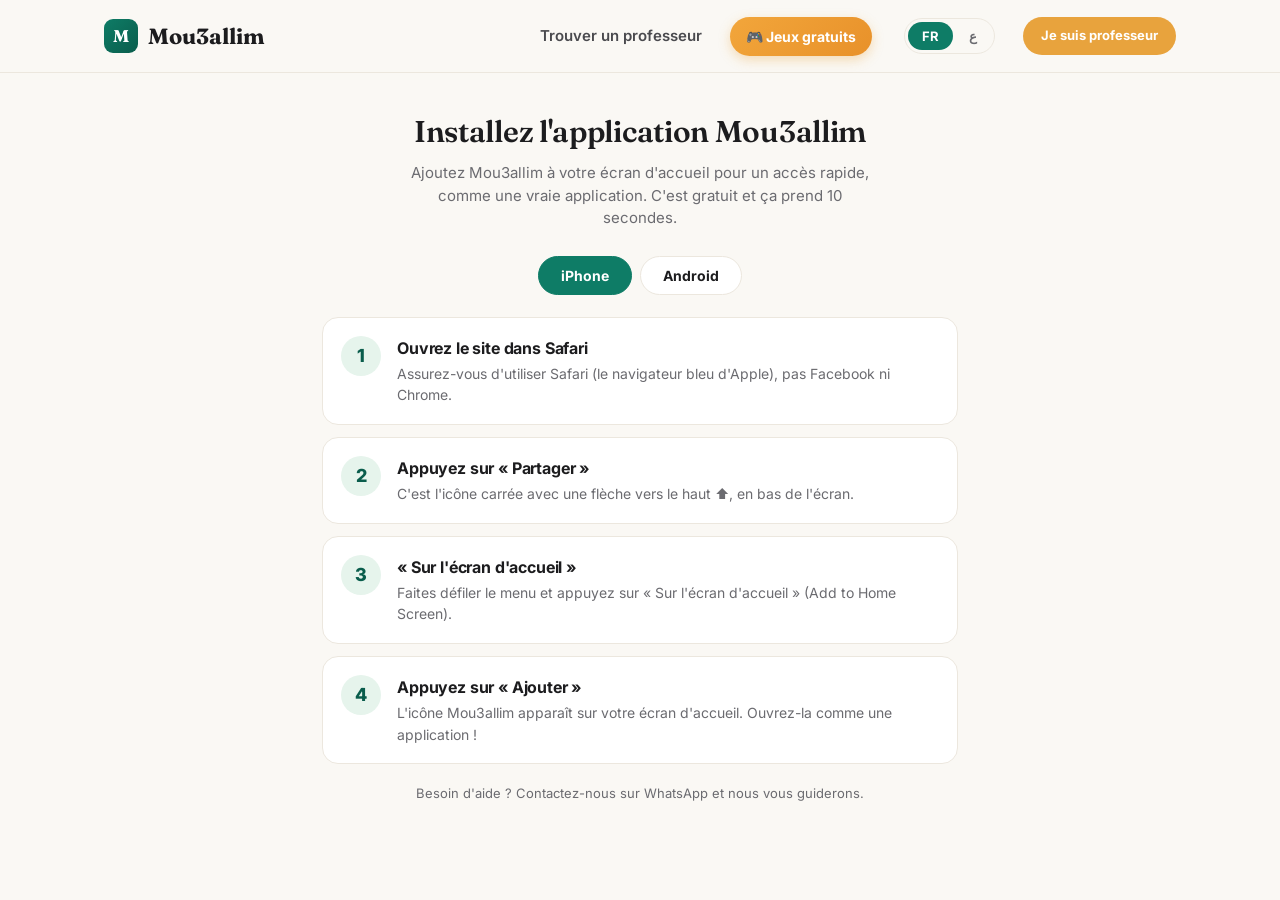
<file: installer.html>
<!DOCTYPE html>
<html lang="fr">
<head>
<meta charset="UTF-8" />
<meta name="viewport" content="width=device-width, initial-scale=1.0" />
<title>Installer l'application — Mou3allim</title>
<link rel="stylesheet" href="src/style.css" />
<style>
  .inst-wrap { max-width: 680px; margin: 0 auto; padding: 36px 22px 80px; }
  .inst-head { text-align: center; margin-bottom: 8px; }
  .inst-head h1 { font-size: 30px; margin-bottom: 8px; }
  .inst-head p { color: var(--muted); font-size: 15px; max-width: 480px; margin: 0 auto; }

  .platform-tabs { display: flex; gap: 8px; justify-content: center; margin: 26px 0 22px; }
  .ptab {
    padding: 10px 22px; border-radius: 999px; border: 1.5px solid var(--border);
    background: var(--card); font-weight: 700; font-size: 14px; color: var(--ink); cursor: pointer;
  }
  .ptab.active { background: var(--teal); color: #fff; border-color: var(--teal); }

  .inapp-warning {
    display: none; background: #FFF8E7; border: 1px solid #F0D48A; border-radius: 14px;
    padding: 16px; margin-bottom: 22px; font-size: 14px; color: #7A5E12; line-height: 1.6;
  }
  .inapp-warning b { color: #6a4f0f; }
  .copy-url {
    display: flex; gap: 8px; margin-top: 10px; align-items: center;
    background: #fff; border: 1px solid #E8D9A8; border-radius: 10px; padding: 8px 10px;
  }
  .copy-url code { flex: 1; font-size: 13px; color: var(--ink); word-break: break-all; }
  .copy-url button { background: var(--teal); color: #fff; border: none; border-radius: 8px; padding: 8px 14px; font-weight: 700; font-size: 13px; cursor: pointer; }

  .steps-list { list-style: none; padding: 0; margin: 0; }
  .step-item {
    display: flex; gap: 16px; align-items: flex-start;
    background: var(--card); border: 1px solid var(--border); border-radius: 16px;
    padding: 18px 18px; margin-bottom: 12px;
  }
  .step-badge {
    flex-shrink: 0; width: 40px; height: 40px; border-radius: 50%;
    background: var(--teal-tint); color: var(--teal-dark);
    display: flex; align-items: center; justify-content: center; font-weight: 800; font-size: 18px;
  }
  .step-body h3 { font-size: 16px; margin-bottom: 3px; font-family: 'Inter', sans-serif; font-weight: 700; }
  .step-body p { font-size: 14px; color: var(--muted); line-height: 1.55; }
  .step-icon { display: inline-flex; vertical-align: middle; margin: 0 2px; }

  .android-btn-wrap { text-align: center; margin-top: 8px; }
  .install-note { text-align: center; font-size: 13px; color: var(--muted); margin-top: 20px; }

  body.rtl .step-item { flex-direction: row-reverse; }
  body.rtl .step-body { text-align: right; }
  body.rtl .copy-url { flex-direction: row-reverse; }
</style>
</head>
<body>

<div id="nav-root"></div>

<div class="inst-wrap">
  <div class="inst-head">
    <h1 class="display" data-i18n="inst_title">Installez l'application Mou3allim</h1>
    <p data-i18n="inst_sub">Ajoutez Mou3allim à votre écran d'accueil pour un accès rapide, comme une vraie application. C'est gratuit et ça prend 10 secondes.</p>
  </div>

  <div class="platform-tabs">
    <button class="ptab" id="tabIos" data-i18n="inst_iphone">iPhone</button>
    <button class="ptab" id="tabAndroid" data-i18n="inst_android">Android</button>
  </div>

  <div class="inapp-warning" id="inappWarning">
    <b data-i18n="inst_inapp_title">⚠️ Ouvrez ce lien dans votre navigateur</b>
    <div data-i18n="inst_inapp_body" style="margin-top:6px;">Vous êtes dans le navigateur de Facebook / Instagram. L'installation ne fonctionne que dans Safari (iPhone) ou Chrome (Android). Copiez l'adresse ci-dessous et ouvrez-la dans votre navigateur.</div>
    <div class="copy-url">
      <code id="siteUrl">mou3allim.com/installer.html</code>
      <button id="copyUrlBtn" data-i18n="inst_copy">Copier</button>
    </div>
  </div>

  <!-- iPhone steps -->
  <div id="iosSteps">
    <ol class="steps-list">
      <li class="step-item">
        <div class="step-badge">1</div>
        <div class="step-body">
          <h3 data-i18n="inst_ios_s1_t">Ouvrez le site dans Safari</h3>
          <p data-i18n="inst_ios_s1_d">Assurez-vous d'utiliser Safari (le navigateur bleu d'Apple), pas Facebook ni Chrome.</p>
        </div>
      </li>
      <li class="step-item">
        <div class="step-badge">2</div>
        <div class="step-body">
          <h3 data-i18n="inst_ios_s2_t">Appuyez sur « Partager »</h3>
          <p data-i18n="inst_ios_s2_d">C'est l'icône carrée avec une flèche vers le haut ⬆️, en bas de l'écran.</p>
        </div>
      </li>
      <li class="step-item">
        <div class="step-badge">3</div>
        <div class="step-body">
          <h3 data-i18n="inst_ios_s3_t">« Sur l'écran d'accueil »</h3>
          <p data-i18n="inst_ios_s3_d">Faites défiler le menu et appuyez sur « Sur l'écran d'accueil » (Add to Home Screen).</p>
        </div>
      </li>
      <li class="step-item">
        <div class="step-badge">4</div>
        <div class="step-body">
          <h3 data-i18n="inst_ios_s4_t">Appuyez sur « Ajouter »</h3>
          <p data-i18n="inst_ios_s4_d">L'icône Mou3allim apparaît sur votre écran d'accueil. Ouvrez-la comme une application !</p>
        </div>
      </li>
    </ol>
  </div>

  <!-- Android steps -->
  <div id="androidSteps" style="display:none;">
    <div class="android-btn-wrap" id="androidLiveInstall"></div>
    <ol class="steps-list">
      <li class="step-item">
        <div class="step-badge">1</div>
        <div class="step-body">
          <h3 data-i18n="inst_and_s1_t">Ouvrez le site dans Chrome</h3>
          <p data-i18n="inst_and_s1_d">Utilisez Chrome, pas le navigateur de Facebook.</p>
        </div>
      </li>
      <li class="step-item">
        <div class="step-badge">2</div>
        <div class="step-body">
          <h3 data-i18n="inst_and_s2_t">Appuyez sur le bouton vert « Installer »</h3>
          <p data-i18n="inst_and_s2_d">Un bouton vert « 📲 Installer l'application » apparaît en bas de l'écran. S'il n'apparaît pas, ouvrez le menu ⋮ de Chrome et choisissez « Installer l'application ».</p>
        </div>
      </li>
      <li class="step-item">
        <div class="step-badge">3</div>
        <div class="step-body">
          <h3 data-i18n="inst_and_s3_t">Confirmez</h3>
          <p data-i18n="inst_and_s3_d">L'icône Mou3allim s'ajoute à votre écran d'accueil. Ouvrez-la comme une application !</p>
        </div>
      </li>
    </ol>
  </div>

  <p class="install-note" data-i18n="inst_note">Besoin d'aide ? Contactez-nous sur WhatsApp et nous vous guiderons.</p>
</div>

<script src="src/api.js"></script>
<script src="src/i18n.js"></script>
<script src="src/nav.js"></script>
<script>
  renderNav();

  // --- extra translation strings for this page (merged into the i18n dict) ---
  const instStrings = {
    fr: {
      inst_title: "Installez l'application Mou3allim",
      inst_sub: "Ajoutez Mou3allim à votre écran d'accueil pour un accès rapide, comme une vraie application. C'est gratuit et ça prend 10 secondes.",
      inst_iphone: 'iPhone', inst_android: 'Android',
      inst_inapp_title: '⚠️ Ouvrez ce lien dans votre navigateur',
      inst_inapp_body: "Vous êtes dans le navigateur de Facebook / Instagram. L'installation ne fonctionne que dans Safari (iPhone) ou Chrome (Android). Copiez l'adresse ci-dessous et ouvrez-la dans votre navigateur.",
      inst_copy: 'Copier', inst_copied: 'Copié ✓',
      inst_ios_s1_t: 'Ouvrez le site dans Safari', inst_ios_s1_d: "Assurez-vous d'utiliser Safari (le navigateur bleu d'Apple), pas Facebook ni Chrome.",
      inst_ios_s2_t: 'Appuyez sur « Partager »', inst_ios_s2_d: "C'est l'icône carrée avec une flèche vers le haut ⬆️, en bas de l'écran.",
      inst_ios_s3_t: "« Sur l'écran d'accueil »", inst_ios_s3_d: "Faites défiler le menu et appuyez sur « Sur l'écran d'accueil » (Add to Home Screen).",
      inst_ios_s4_t: 'Appuyez sur « Ajouter »', inst_ios_s4_d: "L'icône Mou3allim apparaît sur votre écran d'accueil. Ouvrez-la comme une application !",
      inst_and_s1_t: 'Ouvrez le site dans Chrome', inst_and_s1_d: 'Utilisez Chrome, pas le navigateur de Facebook.',
      inst_and_s2_t: 'Appuyez sur le bouton vert « Installer »', inst_and_s2_d: "Un bouton vert « 📲 Installer l'application » apparaît en bas de l'écran. S'il n'apparaît pas, ouvrez le menu ⋮ de Chrome et choisissez « Installer l'application ».",
      inst_and_s3_t: 'Confirmez', inst_and_s3_d: "L'icône Mou3allim s'ajoute à votre écran d'accueil. Ouvrez-la comme une application !",
      inst_note: 'Besoin d\'aide ? Contactez-nous sur WhatsApp et nous vous guiderons.',
      inst_install_now: "📲 Installer maintenant",
    },
    ar: {
      inst_title: 'ثبّت تطبيق Mou3allim',
      inst_sub: 'أضف Mou3allim إلى شاشتك الرئيسية للوصول السريع، مثل تطبيق حقيقي. مجاني ويستغرق 10 ثوانٍ.',
      inst_iphone: 'آيفون', inst_android: 'أندرويد',
      inst_inapp_title: '⚠️ افتح هذا الرابط في متصفحك',
      inst_inapp_body: 'أنت داخل متصفح فيسبوك / إنستغرام. التثبيت يعمل فقط في Safari (آيفون) أو Chrome (أندرويد). انسخ العنوان أدناه وافتحه في متصفحك.',
      inst_copy: 'نسخ', inst_copied: 'تم النسخ ✓',
      inst_ios_s1_t: 'افتح الموقع في Safari', inst_ios_s1_d: 'تأكد من استعمال Safari (متصفح آبل الأزرق)، وليس فيسبوك أو Chrome.',
      inst_ios_s2_t: 'اضغط على « مشاركة »', inst_ios_s2_d: 'إنه الأيقونة المربعة مع سهم للأعلى ⬆️، في أسفل الشاشة.',
      inst_ios_s3_t: '« إلى الشاشة الرئيسية »', inst_ios_s3_d: 'مرّر القائمة واضغط على « إلى الشاشة الرئيسية » (Add to Home Screen).',
      inst_ios_s4_t: 'اضغط على « إضافة »', inst_ios_s4_d: 'ستظهر أيقونة Mou3allim على شاشتك الرئيسية. افتحها مثل تطبيق!',
      inst_and_s1_t: 'افتح الموقع في Chrome', inst_and_s1_d: 'استعمل Chrome، وليس متصفح فيسبوك.',
      inst_and_s2_t: 'اضغط على الزر الأخضر « تثبيت »', inst_and_s2_d: 'يظهر زر أخضر « 📲 تثبيت التطبيق » في أسفل الشاشة. إذا لم يظهر، افتح قائمة Chrome ⋮ واختر « تثبيت التطبيق ».',
      inst_and_s3_t: 'أكّد', inst_and_s3_d: 'تُضاف أيقونة Mou3allim إلى شاشتك الرئيسية. افتحها مثل تطبيق!',
      inst_note: 'تحتاج مساعدة؟ تواصل معنا عبر واتساب وسنرشدك.',
      inst_install_now: '📲 ثبّت الآن',
    }
  };
  // merge into the shared translations object so t() finds them
  if (typeof translations !== 'undefined') {
    Object.keys(instStrings).forEach(l => { Object.assign(translations[l] = translations[l] || {}, instStrings[l]); });
  }
  applyLang();

  const ua = navigator.userAgent || '';
  const isAndroid = /Android/i.test(ua);
  const isInApp = /FBAN|FBAV|Instagram|Line|Twitter|FB_IAB/i.test(ua);

  function showPlatform(p) {
    document.getElementById('tabIos').classList.toggle('active', p === 'ios');
    document.getElementById('tabAndroid').classList.toggle('active', p === 'android');
    document.getElementById('iosSteps').style.display = p === 'ios' ? '' : 'none';
    document.getElementById('androidSteps').style.display = p === 'android' ? '' : 'none';
  }
  document.getElementById('tabIos').addEventListener('click', () => showPlatform('ios'));
  document.getElementById('tabAndroid').addEventListener('click', () => showPlatform('android'));
  // Default to the visitor's platform
  showPlatform(isAndroid ? 'android' : 'ios');

  // In-app browser warning (Facebook/Instagram)
  if (isInApp) {
    document.getElementById('inappWarning').style.display = 'block';
    document.getElementById('siteUrl').textContent = location.host + '/installer.html';
  }
  document.getElementById('copyUrlBtn').addEventListener('click', () => {
    const url = location.origin + '/installer.html';
    navigator.clipboard && navigator.clipboard.writeText(url);
    const b = document.getElementById('copyUrlBtn');
    b.textContent = t('inst_copied');
    setTimeout(() => { b.textContent = t('inst_copy'); }, 1800);
  });

  // Android: if the browser offers install, surface a live button here too.
  let deferred = null;
  window.addEventListener('beforeinstallprompt', (e) => {
    e.preventDefault(); deferred = e;
    const wrap = document.getElementById('androidLiveInstall');
    wrap.innerHTML = `<button class="btn btn-primary" id="instNowBtn" style="margin-bottom:14px;">${t('inst_install_now')}</button>`;
    document.getElementById('instNowBtn').addEventListener('click', async () => {
      deferred.prompt(); await deferred.userChoice; deferred = null;
      wrap.innerHTML = '';
    });
  });
</script>
</body>
</html>
</file>
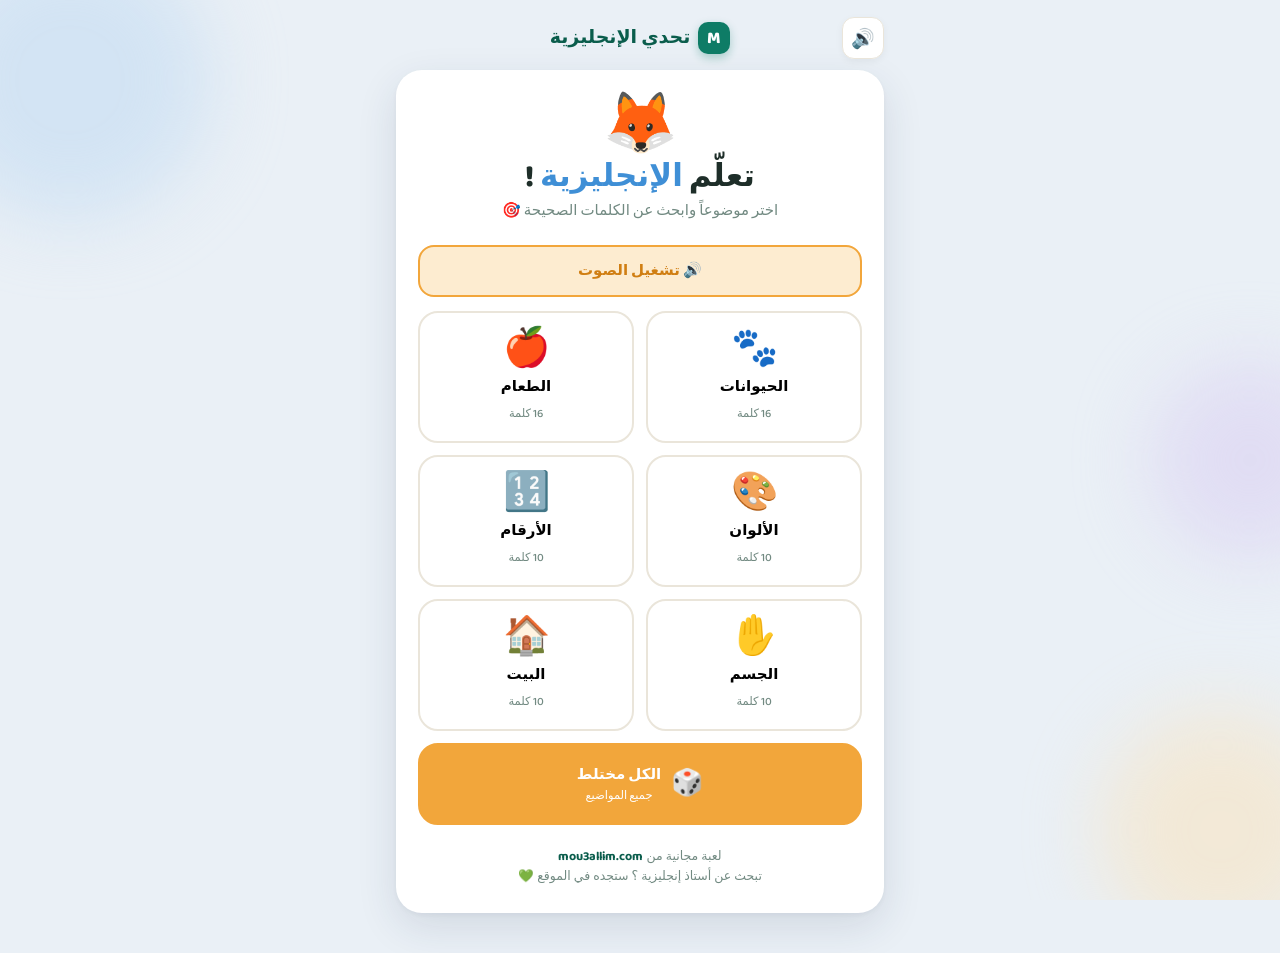
<file: jeu-anglais-ar.html>
<!DOCTYPE html>
<html lang="ar" dir="rtl">
<head>
<meta charset="UTF-8" />
<meta name="viewport" content="width=device-width, initial-scale=1.0, maximum-scale=1.0, user-scalable=no" />
<title>Mou3allim — تحدي الإنجليزية</title>
<style>
  @import url('https://fonts.googleapis.com/css2?family=Baloo+2:wght@500;600;700;800&display=swap');
  :root{
    --teal:#0E7C66;--teal-d:#0A5D4C;--teal-l:#E3F3EB;
    --amber:#F2A63B;--amber-d:#D07E12;
    --coral:#F26D5B;--purple:#8B6DD6;--blue:#3F8FD6;--pink:#EC6A9C;
    --ink:#1E2E29;--muted:#728A82;--card:#FFFFFF;--line:#EAE5DA;
    --good:#1FA872;--bad:#EC5A44;
  }
  *{box-sizing:border-box;margin:0;padding:0;-webkit-tap-highlight-color:transparent;}
  html,body{height:100%;}
  body{font-family:'Baloo 2',system-ui,sans-serif;color:var(--ink);background:#EAF0F6;min-height:100%;overflow-x:hidden;position:relative;}
  .bg{position:fixed;inset:0;z-index:0;overflow:hidden;pointer-events:none;}
  .blob{position:absolute;border-radius:50%;filter:blur(38px);opacity:.5;animation:float 14s ease-in-out infinite;}
  .blob.b1{width:280px;height:280px;background:#BcD8F2;top:-60px;left:-70px;}
  .blob.b2{width:240px;height:240px;background:#FBE2B8;bottom:-50px;right:-60px;animation-delay:-4s;}
  .blob.b3{width:200px;height:200px;background:#D8CBF2;top:40%;right:-70px;animation-delay:-8s;}
  @keyframes float{0%,100%{transform:translate(0,0) scale(1);}50%{transform:translate(20px,-24px) scale(1.08);}}

  .wrap{position:relative;z-index:1;max-width:520px;margin:0 auto;padding:16px 16px 40px;min-height:100vh;display:flex;flex-direction:column;}
  .brand{position:relative;display:flex;align-items:center;justify-content:center;gap:8px;margin:6px 0 16px;font-weight:800;font-size:19px;color:var(--teal-d);}
  .brand .m{width:32px;height:32px;border-radius:10px;background:var(--teal);color:#fff;display:grid;place-items:center;font-size:17px;box-shadow:0 4px 10px rgba(14,124,102,.3);}
  #muteBtn{position:absolute;right:0;background:var(--card);border:1px solid var(--line);border-radius:12px;width:42px;height:42px;font-size:19px;cursor:pointer;box-shadow:0 3px 8px rgba(0,0,0,.05);}
  #muteBtn:active{transform:scale(.92);}
  .card{background:var(--card);border-radius:26px;box-shadow:0 14px 40px rgba(30,50,80,.12),0 2px 6px rgba(30,50,80,.05);}

  /* HOME */
  .home{padding:26px 22px;text-align:center;}
  .mascot{font-size:60px;line-height:1;margin-bottom:6px;animation:bounce 2s ease-in-out infinite;display:inline-block;}
  @keyframes bounce{0%,100%{transform:translateY(0) rotate(-3deg);}50%{transform:translateY(-10px) rotate(3deg);}}
  .home h1{font-size:31px;font-weight:800;line-height:1.05;margin-bottom:4px;}
  .home h1 .em{color:var(--blue);}
  .home p{color:var(--muted);font-size:15px;margin-bottom:22px;font-weight:500;}
  .themes{display:grid;grid-template-columns:repeat(2,1fr);gap:12px;}
  .theme{display:flex;flex-direction:column;align-items:center;gap:6px;cursor:pointer;
    background:#fff;border:2.5px solid var(--line);border-radius:20px;padding:18px 10px;transition:.15s;font-family:inherit;}
  .theme:active{transform:scale(.96);}
  .theme:hover{transform:translateY(-3px);box-shadow:0 8px 20px rgba(30,50,80,.12);border-color:var(--blue);}
  .theme .ico{font-size:38px;line-height:1;}
  .theme .t{font-weight:800;font-size:15px;}
  .theme .c{font-size:11.5px;color:var(--muted);font-weight:500;}
  .theme.all{grid-column:span 2;flex-direction:row;justify-content:center;gap:10px;background:var(--amber);border-color:var(--amber);color:#fff;}
  .theme.all .t,.theme.all .c{color:#fff;}
  .theme.all:hover{border-color:var(--amber-d);}

  /* PLAY */
  .play{padding:20px;display:none;}
  .hud{display:flex;align-items:center;justify-content:space-between;margin-bottom:8px;}
  .hud .pill{background:var(--teal-l);border-radius:999px;padding:7px 14px;font-weight:700;font-size:14px;display:flex;align-items:center;gap:5px;}
  .hud .pill.streak{background:#FDECD0;color:var(--amber-d);}
  .progbar{height:10px;background:#EEF2F0;border-radius:999px;overflow:hidden;margin:10px 0 16px;}
  .progfill{height:100%;width:0;background:linear-gradient(90deg,var(--blue),var(--amber));border-radius:999px;transition:width .35s;}

  .prompt{background:linear-gradient(135deg,#F5F9FD,#EEF4FB);border-radius:20px;padding:24px 14px;text-align:center;border:2px solid #E1ECF7;margin-bottom:16px;}
  .prompt .emoji{font-size:64px;line-height:1;margin-bottom:6px;}
  .prompt .fr{font-size:26px;font-weight:800;color:var(--ink);}
  .prompt .ask{font-size:13px;color:var(--muted);font-weight:600;margin-top:2px;}

  .choices{display:grid;gap:12px;}
  .choice{border:2.5px solid var(--line);border-radius:18px;background:#fff;padding:16px;font-family:inherit;
    font-weight:700;font-size:20px;cursor:pointer;transition:.12s;color:var(--ink);box-shadow:0 4px 0 var(--line);}
  .choice:active{transform:translateY(4px);box-shadow:0 0 0 var(--line);}
  .choice:hover:not(.locked){border-color:var(--blue);}
  .choice.correct{background:#E4F7EE;border-color:var(--good);color:var(--good);box-shadow:0 4px 0 #B7E6CF;}
  .choice.wrong{background:#FDEBE7;border-color:var(--bad);color:var(--bad);box-shadow:0 4px 0 #F5C9C0;animation:shake .35s;}
  @keyframes shake{0%,100%{transform:translateX(0);}25%{transform:translateX(-8px);}75%{transform:translateX(8px);}}

  .feedback{text-align:center;height:26px;font-weight:700;font-size:16px;margin-top:14px;}
  .feedback.good{color:var(--good);} .feedback.bad{color:var(--bad);}

  /* RESULT */
  .result{padding:28px 22px;text-align:center;display:none;}
  .result .big{font-size:70px;margin-bottom:4px;animation:pop .5s;}
  @keyframes pop{0%{transform:scale(0);}70%{transform:scale(1.2);}100%{transform:scale(1);}}
  .result h2{font-size:28px;margin-bottom:2px;}
  .result .score{font-size:15px;color:var(--muted);margin-bottom:6px;font-weight:600;}
  .stars{font-size:38px;letter-spacing:8px;margin:8px 0 18px;color:var(--amber);}
  .result .msg{background:#EAF0F6;color:var(--blue);border-radius:16px;padding:13px;font-size:14.5px;font-weight:600;margin-bottom:18px;}
  .btnrow{display:flex;gap:11px;}
  .btn{flex:1;border:none;border-radius:18px;padding:16px;font-family:inherit;font-weight:800;font-size:16px;cursor:pointer;transition:.1s;}
  .btn-primary{background:var(--teal);color:#fff;box-shadow:0 5px 0 var(--teal-d);}
  .btn-primary:active{transform:translateY(4px);box-shadow:0 1px 0 var(--teal-d);}
  .btn-ghost{background:#EEF2F0;color:var(--ink);box-shadow:0 5px 0 #DBE3DF;}
  .btn-ghost:active{transform:translateY(4px);box-shadow:0 1px 0 #DBE3DF;}
  .back{background:none;border:none;color:var(--muted);font-family:inherit;font-size:22px;cursor:pointer;padding:4px 8px;font-weight:700;}

  .foot{text-align:center;margin-top:auto;padding-top:22px;color:var(--muted);font-size:12.5px;font-weight:500;}
  .foot a{color:var(--teal-d);font-weight:700;text-decoration:none;}
  .burst{position:fixed;pointer-events:none;font-size:24px;animation:fly 1s ease-out forwards;z-index:60;}
  @keyframes fly{0%{opacity:1;transform:translateY(0) scale(.6) rotate(0);}100%{opacity:0;transform:translateY(-110px) scale(1.5) rotate(30deg);}}
</style>
</head>
<body>
<div class="bg"><div class="blob b1"></div><div class="blob b2"></div><div class="blob b3"></div></div>
<div class="wrap">
  <div class="brand"><span class="m">M</span> تحدي الإنجليزية
    <button id="muteBtn" title="Son">🔊</button>
  </div>

  <!-- HOME -->
  <div class="card home" id="home">
    <div class="mascot">🦊</div>
    <h1>تعلّم <span class="em">الإنجليزية</span> !</h1>
    <p>اختر موضوعاً وابحث عن الكلمات الصحيحة 🎯</p>
    <button id="enableSound" style="width:100%;margin-bottom:14px;background:#FDECD0;color:#D07E12;border:2px solid #F2A63B;border-radius:16px;padding:12px;font-family:inherit;font-weight:800;font-size:15px;cursor:pointer;">🔊 تشغيل الصوت</button>
    <div class="themes" id="themes"></div>
    <div class="foot">
      لعبة مجانية من <a href="https://mou3allim.com" target="_blank">mou3allim.com</a><br>
      تبحث عن أستاذ إنجليزية ؟ ستجده في الموقع 💚
    </div>
  </div>

  <!-- PLAY -->
  <div class="card play" id="play">
    <div class="hud">
      <button class="back" id="playBack">‹</button>
      <div class="pill">⭐ <span id="scoreVal">0</span></div>
      <div class="pill streak">🔥 <span id="streakVal">0</span></div>
    </div>
    <div class="progbar"><div class="progfill" id="progfill"></div></div>
    <div class="prompt">
      <div class="emoji" id="pEmoji">🐶</div>
      <div class="fr" id="pFr">chien</div>
      <div class="ask">كيف نقول بالإنجليزية ؟</div>
    </div>
    <div class="choices" id="choices"></div>
    <div class="feedback" id="feedback"></div>
  </div>

  <!-- RESULT -->
  <div class="card result" id="result">
    <div class="big" id="resEmoji">🏆</div>
    <h2 id="resTitle">Bravo !</h2>
    <div class="score" id="resScore"></div>
    <div class="stars" id="resStars"></div>
    <div class="msg" id="resMsg"></div>
    <div class="btnrow">
      <button class="btn btn-ghost" id="resHome">القائمة</button>
      <button class="btn btn-primary" id="resAgain">إعادة 🔄</button>
    </div>
    <div class="foot" style="margin-top:20px;">
      تريد التحدّث بالإنجليزية جيداً ؟<br>
      <a href="https://mou3allim.com" target="_blank">جد أستاذاً على mou3allim.com →</a>
    </div>
  </div>
</div>

<script>
  // ---------- sound (embedded WAV, iOS-reliable) ----------
  let muted=false, audioUnlocked=false;
  const SND={};
  const SND_DATA={
    tap:'[data-uri]',
    correct:'[data-uri]',
    streak:'[data-uri]',
    wrong:'[data-uri]',
    win:'[data-uri]',
    lose:'[data-uri]',
  };
  Object.keys(SND_DATA).forEach(k=>{ const a=new Audio(SND_DATA[k]); a.preload='auto'; SND[k]=a; });
  function playSnd(name){ if(muted||!SND[name])return; try{ const a=SND[name]; a.currentTime=0; a.play().catch(()=>{}); }catch(e){} }
  const sfx={ tap(){playSnd('tap');}, correct(){playSnd('correct');}, streak(){playSnd('streak');},
    wrong(){playSnd('wrong');}, win(){playSnd('win');}, lose(){playSnd('lose');} };
  // Unlock all audio on first user gesture (iOS): play+pause each element muted-briefly.
  function unlockAudio(){ if(audioUnlocked)return; audioUnlocked=true;
    Object.values(SND).forEach(a=>{ try{ a.play().then(()=>{a.pause();a.currentTime=0;}).catch(()=>{}); }catch(e){} }); }
  document.addEventListener('touchend',unlockAudio,false);
  document.addEventListener('click',unlockAudio,false);
  const muteBtn=document.getElementById('muteBtn');
  muteBtn.addEventListener('click',(e)=>{ e.stopPropagation(); muted=!muted; muteBtn.textContent=muted?'🔇':'🔊'; unlockAudio(); });
  const enableSoundBtn=document.getElementById('enableSound');
  if(enableSoundBtn){ enableSoundBtn.addEventListener('click',(e)=>{ e.stopPropagation(); unlockAudio(); setTimeout(()=>playSnd('correct'),120); enableSoundBtn.textContent='🔊 الصوت مُفعّل ✓'; enableSoundBtn.style.background='#E4F7EE'; enableSoundBtn.style.color='#1FA872'; enableSoundBtn.style.borderColor='#1FA872'; setTimeout(()=>{enableSoundBtn.style.display='none';},900); }); }


  // ---------- vocabulary ----------
  const THEMES={
    animals:{name:'الحيوانات',icon:'🐾',words:[
      ['كلب','dog','🐶'],['قطة','cat','🐱'],['طائر','bird','🐦'],['سمكة','fish','🐟'],
      ['حصان','horse','🐴'],['بقرة','cow','🐮'],['خروف','sheep','🐑'],['أسد','lion','🦁'],
      ['فيل','elephant','🐘'],['قرد','monkey','🐵'],['أرنب','rabbit','🐰'],['فأر','mouse','🐭'],
      ['بطة','duck','🦆'],['دجاجة','hen','🐔'],['نحلة','bee','🐝'],['عنكبوت','spider','🕷️'],
    ]},
    food:{name:'الطعام',icon:'🍎',words:[
      ['تفاحة','apple','🍎'],['موزة','banana','🍌'],['خبز','bread','🍞'],['جبن','cheese','🧀'],
      ['حليب','milk','🥛'],['بيضة','egg','🥚'],['ماء','water','💧'],['كعكة','cake','🍰'],
      ['برتقالة','orange','🍊'],['فراولة','strawberry','🍓'],['جزرة','carrot','🥕'],['طماطم','tomato','🍅'],
      ['دجاج','chicken','🍗'],['أرز','rice','🍚'],['مثلجات','ice cream','🍦'],['حلوى','candy','🍬'],
    ]},
    colors:{name:'الألوان',icon:'🎨',words:[
      ['أحمر','red','🔴'],['أزرق','blue','🔵'],['أخضر','green','🟢'],['أصفر','yellow','🟡'],
      ['برتقالي','orange','🟠'],['بنفسجي','purple','🟣'],['أسود','black','⚫'],['أبيض','white','⚪'],
      ['بنّي','brown','🟤'],['وردي','pink','🌸'],
    ]},
    numbers:{name:'الأرقام',icon:'🔢',words:[
      ['واحد','one','1️⃣'],['اثنان','two','2️⃣'],['ثلاثة','three','3️⃣'],['أربعة','four','4️⃣'],
      ['خمسة','five','5️⃣'],['ستة','six','6️⃣'],['سبعة','seven','7️⃣'],['ثمانية','eight','8️⃣'],
      ['تسعة','nine','9️⃣'],['عشرة','ten','🔟'],
    ]},
    body:{name:'الجسم',icon:'✋',words:[
      ['يد','hand','✋'],['قدم','foot','🦶'],['عين','eye','👁️'],['أذن','ear','👂'],
      ['أنف','nose','👃'],['فم','mouth','👄'],['سنّ','tooth','🦷'],['شعر','hair','💇'],
      ['ذراع','arm','💪'],['قلب','heart','❤️'],
    ]},
    home:{name:'البيت',icon:'🏠',words:[
      ['بيت','house','🏠'],['باب','door','🚪'],['نافذة','window','🪟'],['سرير','bed','🛏️'],
      ['كرسي','chair','🪑'],['طاولة','table','🍽️'],['مفتاح','key','🔑'],['كتاب','book','📖'],
      ['ساعة','clock','🕐'],['مصباح','lamp','💡'],
    ]},
  };

  // ---------- state ----------
  const screens={home:document.getElementById('home'),play:document.getElementById('play'),result:document.getElementById('result')};
  function show(name){Object.values(screens).forEach(s=>s.style.display='none');screens[name].style.display='block';}
  let pool=[], qList=[], qIndex=0, totalQ=10, score=0, streak=0, bestStreak=0, locked=false, currentTheme='';

  // build theme buttons
  const themesEl=document.getElementById('themes');
  Object.entries(THEMES).forEach(([key,th])=>{
    const b=document.createElement('button');b.className='theme';
    b.innerHTML=`<span class="ico">${th.icon}</span><span class="t">${th.name}</span><span class="c">${th.words.length} كلمة</span>`;
    b.addEventListener('click',()=>startTheme(key));themesEl.appendChild(b);
  });
  const allBtn=document.createElement('button');allBtn.className='theme all';
  allBtn.innerHTML=`<span class="ico" style="font-size:26px;">🎲</span><span><span class="t">الكل مختلط</span><span class="c" style="display:block;">جميع المواضيع</span></span>`;
  allBtn.addEventListener('click',()=>startTheme('all'));themesEl.appendChild(allBtn);

  function shuffle(a){for(let i=a.length-1;i>0;i--){const j=Math.floor(Math.random()*(i+1));[a[i],a[j]]=[a[j],a[i]];}return a;}

  function startTheme(key){
    currentTheme=key;
    if(key==='all'){ pool=[]; Object.values(THEMES).forEach(th=>pool.push(...th.words)); }
    else pool=[...THEMES[key].words];
    qList=shuffle([...pool]).slice(0, Math.min(10, pool.length));
    totalQ=qList.length; qIndex=0; score=0; streak=0; bestStreak=0;
    document.getElementById('scoreVal').textContent=0;
    document.getElementById('streakVal').textContent=0;
    show('play'); renderQuestion();
  }

  function renderQuestion(){
    locked=false;
    const [fr,en,emoji]=qList[qIndex];
    document.getElementById('pEmoji').textContent=emoji;
    document.getElementById('pFr').textContent=fr;
    document.getElementById('feedback').textContent='';
    document.getElementById('progfill').style.width=((qIndex)/totalQ*100)+'%';
    // build 4 choices: correct + 3 distractors from the pool
    const distractors=shuffle(pool.filter(w=>w[1]!==en)).slice(0,3).map(w=>w[1]);
    const options=shuffle([en,...distractors]);
    const box=document.getElementById('choices');box.innerHTML='';
    options.forEach(opt=>{
      const b=document.createElement('button');b.className='choice';b.textContent=opt;
      b.addEventListener('click',()=>choose(b,opt,en));box.appendChild(b);
    });
  }

  function choose(btn,opt,correct){
    if(locked)return;locked=true;sfx.tap();
    const fb=document.getElementById('feedback');
    document.querySelectorAll('.choice').forEach(c=>c.classList.add('locked'));
    if(opt===correct){
      btn.classList.add('correct');sfx.correct();
      score+=10;streak++;if(streak>bestStreak)bestStreak=streak;
      document.getElementById('scoreVal').textContent=score;
      document.getElementById('streakVal').textContent=streak;
      fb.textContent=streak>=3?pickPraise()+` x${streak}!`:pickPraise();fb.className='feedback good';
      burst('⭐');if(streak>0&&streak%5===0){burst('🎉');burst('🔥');sfx.streak();}
      setTimeout(next,650);
    }else{
      btn.classList.add('wrong');sfx.wrong();streak=0;
      document.getElementById('streakVal').textContent=0;
      // reveal the correct one
      document.querySelectorAll('.choice').forEach(c=>{if(c.textContent===correct)c.classList.add('correct');});
      fb.textContent=`الجواب : ${correct}`;fb.className='feedback bad';
      setTimeout(next,1500);
    }
  }
  function next(){qIndex++;if(qIndex>=totalQ)finish();else renderQuestion();}

  const praises=['أحسنت !','ممتاز !','رائع !','عظيم !','مثالي !','بطل !','جميل !','نعم !'];
  function pickPraise(){return praises[Math.floor(Math.random()*praises.length)];}
  function burst(emoji){const el=document.createElement('div');el.className='burst';el.textContent=emoji;
    el.style.left=(38+Math.random()*44)+'%';el.style.top='42%';document.body.appendChild(el);setTimeout(()=>el.remove(),1000);}

  function finish(){
    show('result');
    const pct=score/(totalQ*10);
    const stars=pct>=0.9?3:pct>=0.6?2:1;
    document.getElementById('resScore').textContent=`${score} نقطة · أطول سلسلة 🔥 ${bestStreak}`;
    document.getElementById('resStars').textContent='★★★'.slice(0,stars)+'☆☆☆'.slice(0,3-stars);
    let emoji,title,msg;
    if(stars===3){emoji='🏆';title='بطل !';msg='رائع ! إنجليزيتك ممتازة. واصل هكذا 💪';sfx.win();}
    else if(stars===2){emoji='🎉';title='جيد جداً !';msg='أحسنت ! قليل بعد وستصبح مثالياً.';sfx.win();}
    else{emoji='💪';title='مجهود جيد !';msg='واصل ! يمكن لأستاذ أن يساعدك على التقدّم بسرعة.';sfx.lose();}
    document.getElementById('resEmoji').textContent=emoji;
    document.getElementById('resTitle').textContent=title;
    document.getElementById('resMsg').textContent=msg;
  }

  document.getElementById('playBack').addEventListener('click',()=>show('home'));
  document.getElementById('resHome').addEventListener('click',()=>show('home'));
  document.getElementById('resAgain').addEventListener('click',()=>startTheme(currentTheme));

  show('home');
</script>
</body>
</html>
</file>
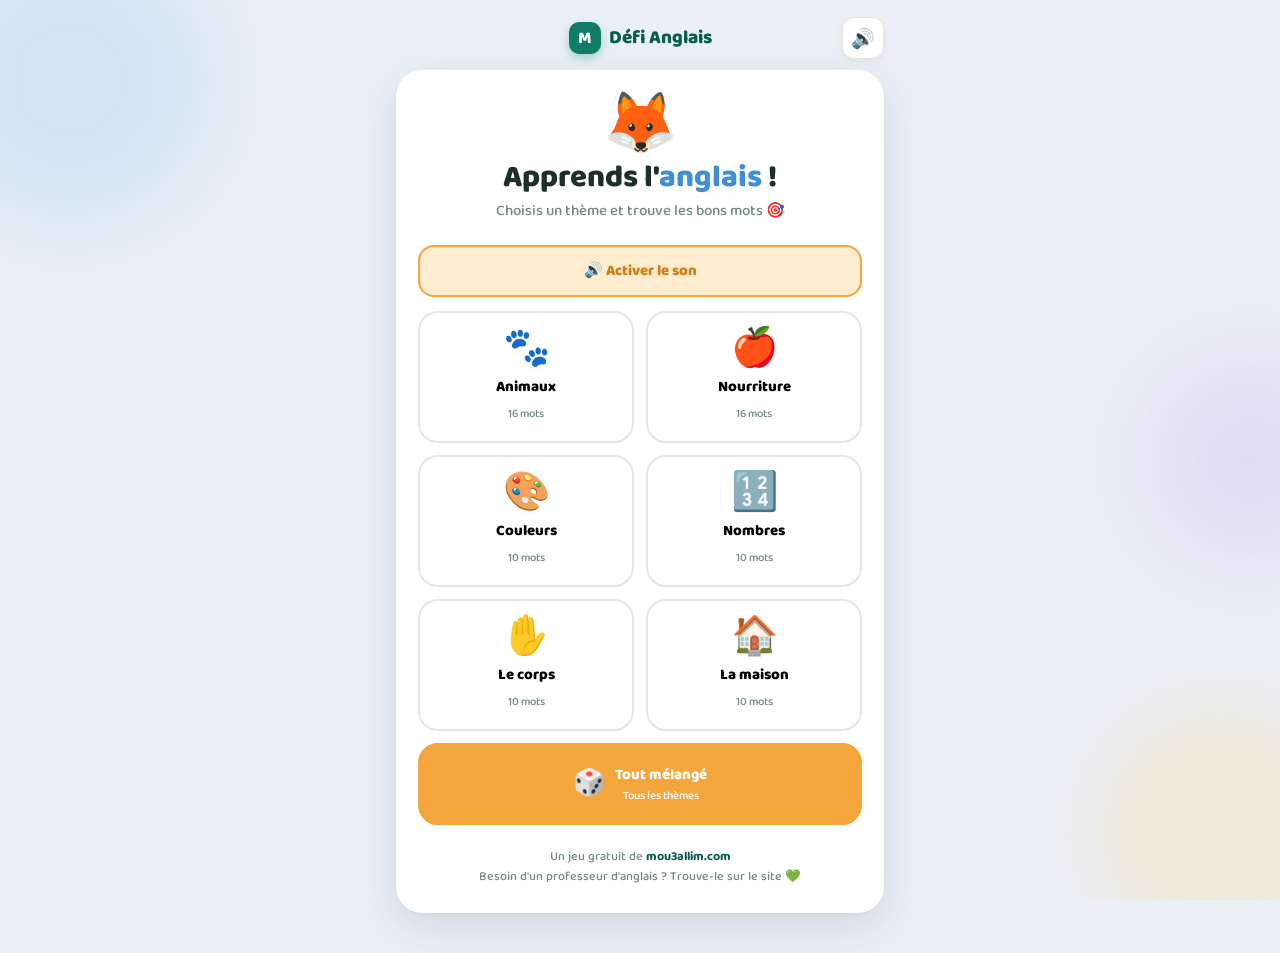
<file: jeu-anglais-fr.html>
<!DOCTYPE html>
<html lang="fr">
<head>
<meta charset="UTF-8" />
<meta name="viewport" content="width=device-width, initial-scale=1.0, maximum-scale=1.0, user-scalable=no" />
<title>Mou3allim — Défi Anglais</title>
<style>
  @import url('https://fonts.googleapis.com/css2?family=Baloo+2:wght@500;600;700;800&display=swap');
  :root{
    --teal:#0E7C66;--teal-d:#0A5D4C;--teal-l:#E3F3EB;
    --amber:#F2A63B;--amber-d:#D07E12;
    --coral:#F26D5B;--purple:#8B6DD6;--blue:#3F8FD6;--pink:#EC6A9C;
    --ink:#1E2E29;--muted:#728A82;--card:#FFFFFF;--line:#EAE5DA;
    --good:#1FA872;--bad:#EC5A44;
  }
  *{box-sizing:border-box;margin:0;padding:0;-webkit-tap-highlight-color:transparent;}
  html,body{height:100%;}
  body{font-family:'Baloo 2',system-ui,sans-serif;color:var(--ink);background:#EAF0F6;min-height:100%;overflow-x:hidden;position:relative;}
  .bg{position:fixed;inset:0;z-index:0;overflow:hidden;pointer-events:none;}
  .blob{position:absolute;border-radius:50%;filter:blur(38px);opacity:.5;animation:float 14s ease-in-out infinite;}
  .blob.b1{width:280px;height:280px;background:#BcD8F2;top:-60px;left:-70px;}
  .blob.b2{width:240px;height:240px;background:#FBE2B8;bottom:-50px;right:-60px;animation-delay:-4s;}
  .blob.b3{width:200px;height:200px;background:#D8CBF2;top:40%;right:-70px;animation-delay:-8s;}
  @keyframes float{0%,100%{transform:translate(0,0) scale(1);}50%{transform:translate(20px,-24px) scale(1.08);}}

  .wrap{position:relative;z-index:1;max-width:520px;margin:0 auto;padding:16px 16px 40px;min-height:100vh;display:flex;flex-direction:column;}
  .brand{position:relative;display:flex;align-items:center;justify-content:center;gap:8px;margin:6px 0 16px;font-weight:800;font-size:19px;color:var(--teal-d);}
  .brand .m{width:32px;height:32px;border-radius:10px;background:var(--teal);color:#fff;display:grid;place-items:center;font-size:17px;box-shadow:0 4px 10px rgba(14,124,102,.3);}
  #muteBtn{position:absolute;right:0;background:var(--card);border:1px solid var(--line);border-radius:12px;width:42px;height:42px;font-size:19px;cursor:pointer;box-shadow:0 3px 8px rgba(0,0,0,.05);}
  #muteBtn:active{transform:scale(.92);}
  .card{background:var(--card);border-radius:26px;box-shadow:0 14px 40px rgba(30,50,80,.12),0 2px 6px rgba(30,50,80,.05);}

  /* HOME */
  .home{padding:26px 22px;text-align:center;}
  .mascot{font-size:60px;line-height:1;margin-bottom:6px;animation:bounce 2s ease-in-out infinite;display:inline-block;}
  @keyframes bounce{0%,100%{transform:translateY(0) rotate(-3deg);}50%{transform:translateY(-10px) rotate(3deg);}}
  .home h1{font-size:31px;font-weight:800;line-height:1.05;margin-bottom:4px;}
  .home h1 .em{color:var(--blue);}
  .home p{color:var(--muted);font-size:15px;margin-bottom:22px;font-weight:500;}
  .themes{display:grid;grid-template-columns:repeat(2,1fr);gap:12px;}
  .theme{display:flex;flex-direction:column;align-items:center;gap:6px;cursor:pointer;
    background:#fff;border:2.5px solid var(--line);border-radius:20px;padding:18px 10px;transition:.15s;font-family:inherit;}
  .theme:active{transform:scale(.96);}
  .theme:hover{transform:translateY(-3px);box-shadow:0 8px 20px rgba(30,50,80,.12);border-color:var(--blue);}
  .theme .ico{font-size:38px;line-height:1;}
  .theme .t{font-weight:800;font-size:15px;}
  .theme .c{font-size:11.5px;color:var(--muted);font-weight:500;}
  .theme.all{grid-column:span 2;flex-direction:row;justify-content:center;gap:10px;background:var(--amber);border-color:var(--amber);color:#fff;}
  .theme.all .t,.theme.all .c{color:#fff;}
  .theme.all:hover{border-color:var(--amber-d);}

  /* PLAY */
  .play{padding:20px;display:none;}
  .hud{display:flex;align-items:center;justify-content:space-between;margin-bottom:8px;}
  .hud .pill{background:var(--teal-l);border-radius:999px;padding:7px 14px;font-weight:700;font-size:14px;display:flex;align-items:center;gap:5px;}
  .hud .pill.streak{background:#FDECD0;color:var(--amber-d);}
  .progbar{height:10px;background:#EEF2F0;border-radius:999px;overflow:hidden;margin:10px 0 16px;}
  .progfill{height:100%;width:0;background:linear-gradient(90deg,var(--blue),var(--amber));border-radius:999px;transition:width .35s;}

  .prompt{background:linear-gradient(135deg,#F5F9FD,#EEF4FB);border-radius:20px;padding:24px 14px;text-align:center;border:2px solid #E1ECF7;margin-bottom:16px;}
  .prompt .emoji{font-size:64px;line-height:1;margin-bottom:6px;}
  .prompt .fr{font-size:26px;font-weight:800;color:var(--ink);}
  .prompt .ask{font-size:13px;color:var(--muted);font-weight:600;margin-top:2px;}

  .choices{display:grid;gap:12px;}
  .choice{border:2.5px solid var(--line);border-radius:18px;background:#fff;padding:16px;font-family:inherit;
    font-weight:700;font-size:20px;cursor:pointer;transition:.12s;color:var(--ink);box-shadow:0 4px 0 var(--line);}
  .choice:active{transform:translateY(4px);box-shadow:0 0 0 var(--line);}
  .choice:hover:not(.locked){border-color:var(--blue);}
  .choice.correct{background:#E4F7EE;border-color:var(--good);color:var(--good);box-shadow:0 4px 0 #B7E6CF;}
  .choice.wrong{background:#FDEBE7;border-color:var(--bad);color:var(--bad);box-shadow:0 4px 0 #F5C9C0;animation:shake .35s;}
  @keyframes shake{0%,100%{transform:translateX(0);}25%{transform:translateX(-8px);}75%{transform:translateX(8px);}}

  .feedback{text-align:center;height:26px;font-weight:700;font-size:16px;margin-top:14px;}
  .feedback.good{color:var(--good);} .feedback.bad{color:var(--bad);}

  /* RESULT */
  .result{padding:28px 22px;text-align:center;display:none;}
  .result .big{font-size:70px;margin-bottom:4px;animation:pop .5s;}
  @keyframes pop{0%{transform:scale(0);}70%{transform:scale(1.2);}100%{transform:scale(1);}}
  .result h2{font-size:28px;margin-bottom:2px;}
  .result .score{font-size:15px;color:var(--muted);margin-bottom:6px;font-weight:600;}
  .stars{font-size:38px;letter-spacing:8px;margin:8px 0 18px;color:var(--amber);}
  .result .msg{background:#EAF0F6;color:var(--blue);border-radius:16px;padding:13px;font-size:14.5px;font-weight:600;margin-bottom:18px;}
  .btnrow{display:flex;gap:11px;}
  .btn{flex:1;border:none;border-radius:18px;padding:16px;font-family:inherit;font-weight:800;font-size:16px;cursor:pointer;transition:.1s;}
  .btn-primary{background:var(--teal);color:#fff;box-shadow:0 5px 0 var(--teal-d);}
  .btn-primary:active{transform:translateY(4px);box-shadow:0 1px 0 var(--teal-d);}
  .btn-ghost{background:#EEF2F0;color:var(--ink);box-shadow:0 5px 0 #DBE3DF;}
  .btn-ghost:active{transform:translateY(4px);box-shadow:0 1px 0 #DBE3DF;}
  .back{background:none;border:none;color:var(--muted);font-family:inherit;font-size:22px;cursor:pointer;padding:4px 8px;font-weight:700;}

  .foot{text-align:center;margin-top:auto;padding-top:22px;color:var(--muted);font-size:12.5px;font-weight:500;}
  .foot a{color:var(--teal-d);font-weight:700;text-decoration:none;}
  .burst{position:fixed;pointer-events:none;font-size:24px;animation:fly 1s ease-out forwards;z-index:60;}
  @keyframes fly{0%{opacity:1;transform:translateY(0) scale(.6) rotate(0);}100%{opacity:0;transform:translateY(-110px) scale(1.5) rotate(30deg);}}
</style>
</head>
<body>
<div class="bg"><div class="blob b1"></div><div class="blob b2"></div><div class="blob b3"></div></div>
<div class="wrap">
  <div class="brand"><span class="m">M</span> Défi Anglais
    <button id="muteBtn" title="Son">🔊</button>
  </div>

  <!-- HOME -->
  <div class="card home" id="home">
    <div class="mascot">🦊</div>
    <h1>Apprends l'<span class="em">anglais</span> !</h1>
    <p>Choisis un thème et trouve les bons mots 🎯</p>
    <button id="enableSound" style="width:100%;margin-bottom:14px;background:#FDECD0;color:#D07E12;border:2px solid #F2A63B;border-radius:16px;padding:12px;font-family:inherit;font-weight:800;font-size:15px;cursor:pointer;">🔊 Activer le son</button>
    <div class="themes" id="themes"></div>
    <div class="foot">
      Un jeu gratuit de <a href="https://mou3allim.com" target="_blank">mou3allim.com</a><br>
      Besoin d'un professeur d'anglais ? Trouve-le sur le site 💚
    </div>
  </div>

  <!-- PLAY -->
  <div class="card play" id="play">
    <div class="hud">
      <button class="back" id="playBack">‹</button>
      <div class="pill">⭐ <span id="scoreVal">0</span></div>
      <div class="pill streak">🔥 <span id="streakVal">0</span></div>
    </div>
    <div class="progbar"><div class="progfill" id="progfill"></div></div>
    <div class="prompt">
      <div class="emoji" id="pEmoji">🐶</div>
      <div class="fr" id="pFr">chien</div>
      <div class="ask">Comment dit-on en anglais ?</div>
    </div>
    <div class="choices" id="choices"></div>
    <div class="feedback" id="feedback"></div>
  </div>

  <!-- RESULT -->
  <div class="card result" id="result">
    <div class="big" id="resEmoji">🏆</div>
    <h2 id="resTitle">Bravo !</h2>
    <div class="score" id="resScore"></div>
    <div class="stars" id="resStars"></div>
    <div class="msg" id="resMsg"></div>
    <div class="btnrow">
      <button class="btn btn-ghost" id="resHome">Menu</button>
      <button class="btn btn-primary" id="resAgain">Rejouer 🔄</button>
    </div>
    <div class="foot" style="margin-top:20px;">
      Envie de bien parler anglais ?<br>
      <a href="https://mou3allim.com" target="_blank">Trouve un professeur sur mou3allim.com →</a>
    </div>
  </div>
</div>

<script>
  // ---------- sound (embedded WAV, iOS-reliable) ----------
  let muted=false, audioUnlocked=false;
  const SND={};
  const SND_DATA={
    tap:'[data-uri]',
    correct:'[data-uri]',
    streak:'[data-uri]',
    wrong:'[data-uri]',
    win:'[data-uri]',
    lose:'[data-uri]',
  };
  Object.keys(SND_DATA).forEach(k=>{ const a=new Audio(SND_DATA[k]); a.preload='auto'; SND[k]=a; });
  function playSnd(name){ if(muted||!SND[name])return; try{ const a=SND[name]; a.currentTime=0; a.play().catch(()=>{}); }catch(e){} }
  const sfx={ tap(){playSnd('tap');}, correct(){playSnd('correct');}, streak(){playSnd('streak');},
    wrong(){playSnd('wrong');}, win(){playSnd('win');}, lose(){playSnd('lose');} };
  // Unlock all audio on first user gesture (iOS): play+pause each element muted-briefly.
  function unlockAudio(){ if(audioUnlocked)return; audioUnlocked=true;
    Object.values(SND).forEach(a=>{ try{ a.play().then(()=>{a.pause();a.currentTime=0;}).catch(()=>{}); }catch(e){} }); }
  document.addEventListener('touchend',unlockAudio,false);
  document.addEventListener('click',unlockAudio,false);
  const muteBtn=document.getElementById('muteBtn');
  muteBtn.addEventListener('click',(e)=>{ e.stopPropagation(); muted=!muted; muteBtn.textContent=muted?'🔇':'🔊'; unlockAudio(); });
  const enableSoundBtn=document.getElementById('enableSound');
  if(enableSoundBtn){ enableSoundBtn.addEventListener('click',(e)=>{ e.stopPropagation(); unlockAudio(); setTimeout(()=>playSnd('correct'),120); enableSoundBtn.textContent='🔊 Son activé ✓'; enableSoundBtn.style.background='#E4F7EE'; enableSoundBtn.style.color='#1FA872'; enableSoundBtn.style.borderColor='#1FA872'; setTimeout(()=>{enableSoundBtn.style.display='none';},900); }); }


  // ---------- vocabulary ----------
  const THEMES={
    animals:{name:'Animaux',icon:'🐾',words:[
      ['chien','dog','🐶'],['chat','cat','🐱'],['oiseau','bird','🐦'],['poisson','fish','🐟'],
      ['cheval','horse','🐴'],['vache','cow','🐮'],['mouton','sheep','🐑'],['lion','lion','🦁'],
      ['éléphant','elephant','🐘'],['singe','monkey','🐵'],['lapin','rabbit','🐰'],['souris','mouse','🐭'],
      ['canard','duck','🦆'],['poule','hen','🐔'],['abeille','bee','🐝'],['araignée','spider','🕷️'],
    ]},
    food:{name:'Nourriture',icon:'🍎',words:[
      ['pomme','apple','🍎'],['banane','banana','🍌'],['pain','bread','🍞'],['fromage','cheese','🧀'],
      ['lait','milk','🥛'],['œuf','egg','🥚'],['eau','water','💧'],['gâteau','cake','🍰'],
      ['orange','orange','🍊'],['fraise','strawberry','🍓'],['carotte','carrot','🥕'],['tomate','tomato','🍅'],
      ['poulet','chicken','🍗'],['riz','rice','🍚'],['glace','ice cream','🍦'],['bonbon','candy','🍬'],
    ]},
    colors:{name:'Couleurs',icon:'🎨',words:[
      ['rouge','red','🔴'],['bleu','blue','🔵'],['vert','green','🟢'],['jaune','yellow','🟡'],
      ['orange','orange','🟠'],['violet','purple','🟣'],['noir','black','⚫'],['blanc','white','⚪'],
      ['marron','brown','🟤'],['rose','pink','🌸'],
    ]},
    numbers:{name:'Nombres',icon:'🔢',words:[
      ['un','one','1️⃣'],['deux','two','2️⃣'],['trois','three','3️⃣'],['quatre','four','4️⃣'],
      ['cinq','five','5️⃣'],['six','six','6️⃣'],['sept','seven','7️⃣'],['huit','eight','8️⃣'],
      ['neuf','nine','9️⃣'],['dix','ten','🔟'],
    ]},
    body:{name:'Le corps',icon:'✋',words:[
      ['main','hand','✋'],['pied','foot','🦶'],['œil','eye','👁️'],['oreille','ear','👂'],
      ['nez','nose','👃'],['bouche','mouth','👄'],['dent','tooth','🦷'],['cheveux','hair','💇'],
      ['bras','arm','💪'],['cœur','heart','❤️'],
    ]},
    home:{name:'La maison',icon:'🏠',words:[
      ['maison','house','🏠'],['porte','door','🚪'],['fenêtre','window','🪟'],['lit','bed','🛏️'],
      ['chaise','chair','🪑'],['table','table','🍽️'],['clé','key','🔑'],['livre','book','📖'],
      ['horloge','clock','🕐'],['lampe','lamp','💡'],
    ]},
  };

  // ---------- state ----------
  const screens={home:document.getElementById('home'),play:document.getElementById('play'),result:document.getElementById('result')};
  function show(name){Object.values(screens).forEach(s=>s.style.display='none');screens[name].style.display='block';}
  let pool=[], qList=[], qIndex=0, totalQ=10, score=0, streak=0, bestStreak=0, locked=false, currentTheme='';

  // build theme buttons
  const themesEl=document.getElementById('themes');
  Object.entries(THEMES).forEach(([key,th])=>{
    const b=document.createElement('button');b.className='theme';
    b.innerHTML=`<span class="ico">${th.icon}</span><span class="t">${th.name}</span><span class="c">${th.words.length} mots</span>`;
    b.addEventListener('click',()=>startTheme(key));themesEl.appendChild(b);
  });
  const allBtn=document.createElement('button');allBtn.className='theme all';
  allBtn.innerHTML=`<span class="ico" style="font-size:26px;">🎲</span><span><span class="t">Tout mélangé</span><span class="c" style="display:block;">Tous les thèmes</span></span>`;
  allBtn.addEventListener('click',()=>startTheme('all'));themesEl.appendChild(allBtn);

  function shuffle(a){for(let i=a.length-1;i>0;i--){const j=Math.floor(Math.random()*(i+1));[a[i],a[j]]=[a[j],a[i]];}return a;}

  function startTheme(key){
    currentTheme=key;
    if(key==='all'){ pool=[]; Object.values(THEMES).forEach(th=>pool.push(...th.words)); }
    else pool=[...THEMES[key].words];
    qList=shuffle([...pool]).slice(0, Math.min(10, pool.length));
    totalQ=qList.length; qIndex=0; score=0; streak=0; bestStreak=0;
    document.getElementById('scoreVal').textContent=0;
    document.getElementById('streakVal').textContent=0;
    show('play'); renderQuestion();
  }

  function renderQuestion(){
    locked=false;
    const [fr,en,emoji]=qList[qIndex];
    document.getElementById('pEmoji').textContent=emoji;
    document.getElementById('pFr').textContent=fr;
    document.getElementById('feedback').textContent='';
    document.getElementById('progfill').style.width=((qIndex)/totalQ*100)+'%';
    // build 4 choices: correct + 3 distractors from the pool
    const distractors=shuffle(pool.filter(w=>w[1]!==en)).slice(0,3).map(w=>w[1]);
    const options=shuffle([en,...distractors]);
    const box=document.getElementById('choices');box.innerHTML='';
    options.forEach(opt=>{
      const b=document.createElement('button');b.className='choice';b.textContent=opt;
      b.addEventListener('click',()=>choose(b,opt,en));box.appendChild(b);
    });
  }

  function choose(btn,opt,correct){
    if(locked)return;locked=true;sfx.tap();
    const fb=document.getElementById('feedback');
    document.querySelectorAll('.choice').forEach(c=>c.classList.add('locked'));
    if(opt===correct){
      btn.classList.add('correct');sfx.correct();
      score+=10;streak++;if(streak>bestStreak)bestStreak=streak;
      document.getElementById('scoreVal').textContent=score;
      document.getElementById('streakVal').textContent=streak;
      fb.textContent=streak>=3?pickPraise()+` x${streak}!`:pickPraise();fb.className='feedback good';
      burst('⭐');if(streak>0&&streak%5===0){burst('🎉');burst('🔥');sfx.streak();}
      setTimeout(next,650);
    }else{
      btn.classList.add('wrong');sfx.wrong();streak=0;
      document.getElementById('streakVal').textContent=0;
      // reveal the correct one
      document.querySelectorAll('.choice').forEach(c=>{if(c.textContent===correct)c.classList.add('correct');});
      fb.textContent=`La réponse : ${correct}`;fb.className='feedback bad';
      setTimeout(next,1500);
    }
  }
  function next(){qIndex++;if(qIndex>=totalQ)finish();else renderQuestion();}

  const praises=['Bravo !','Super !','Génial !','Excellent !','Perfect!','Great!','Well done!','Yes!'];
  function pickPraise(){return praises[Math.floor(Math.random()*praises.length)];}
  function burst(emoji){const el=document.createElement('div');el.className='burst';el.textContent=emoji;
    el.style.left=(38+Math.random()*44)+'%';el.style.top='42%';document.body.appendChild(el);setTimeout(()=>el.remove(),1000);}

  function finish(){
    show('result');
    const pct=score/(totalQ*10);
    const stars=pct>=0.9?3:pct>=0.6?2:1;
    document.getElementById('resScore').textContent=`${score} points · série max 🔥 ${bestStreak}`;
    document.getElementById('resStars').textContent='★★★'.slice(0,stars)+'☆☆☆'.slice(0,3-stars);
    let emoji,title,msg;
    if(stars===3){emoji='🏆';title='Champion !';msg='Perfect! Ton anglais est super. Continue comme ça 💪';sfx.win();}
    else if(stars===2){emoji='🎉';title='Très bien !';msg='Good job! Encore un peu et ce sera parfait.';sfx.win();}
    else{emoji='💪';title='Bon effort !';msg='Keep going! Un professeur peut t\'aider à progresser vite.';sfx.lose();}
    document.getElementById('resEmoji').textContent=emoji;
    document.getElementById('resTitle').textContent=title;
    document.getElementById('resMsg').textContent=msg;
  }

  document.getElementById('playBack').addEventListener('click',()=>show('home'));
  document.getElementById('resHome').addEventListener('click',()=>show('home'));
  document.getElementById('resAgain').addEventListener('click',()=>startTheme(currentTheme));

  show('home');
</script>
</body>
</html>
</file>
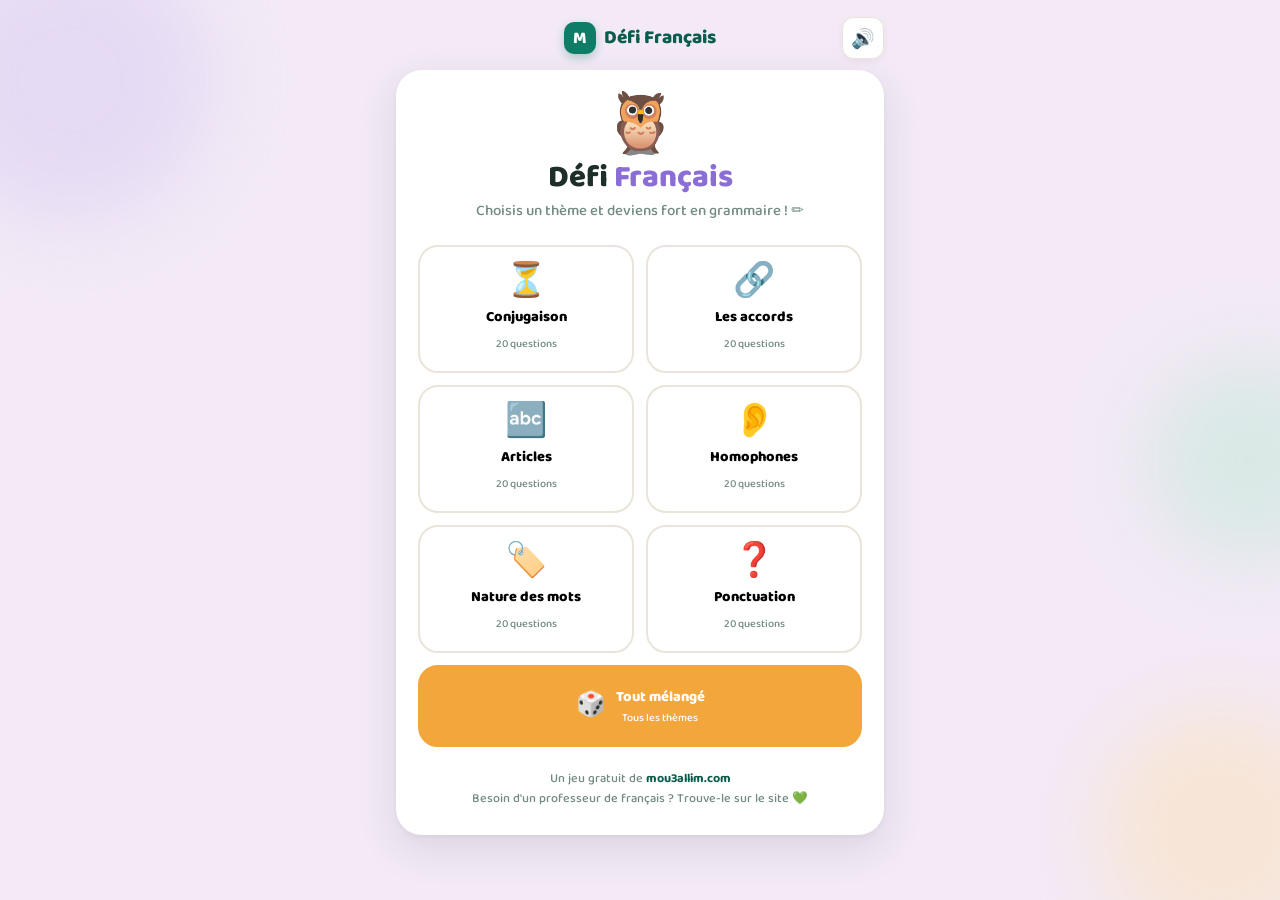
<file: jeu-francais.html>
<!DOCTYPE html>
<html lang="fr">
<head>
<meta charset="UTF-8" />
<meta name="viewport" content="width=device-width, initial-scale=1.0, maximum-scale=1.0, user-scalable=no" />
<title>Mou3allim — Défi Français</title>
<style>
  @import url('https://fonts.googleapis.com/css2?family=Baloo+2:wght@500;600;700;800&display=swap');
  :root{
    --teal:#0E7C66;--teal-d:#0A5D4C;--teal-l:#E3F3EB;
    --amber:#F2A63B;--amber-d:#D07E12;
    --coral:#F26D5B;--purple:#8B6DD6;--blue:#3F8FD6;--pink:#EC6A9C;
    --ink:#1E2E29;--muted:#728A82;--card:#FFFFFF;--line:#EAE5DA;
    --good:#1FA872;--bad:#EC5A44;
  }
  *{box-sizing:border-box;margin:0;padding:0;-webkit-tap-highlight-color:transparent;}
  html,body{height:100%;}
  body{font-family:'Baloo 2',system-ui,sans-serif;color:var(--ink);background:#F3EAF6;min-height:100%;overflow-x:hidden;position:relative;}
  .bg{position:fixed;inset:0;z-index:0;overflow:hidden;pointer-events:none;}
  .blob{position:absolute;border-radius:50%;filter:blur(38px);opacity:.5;animation:float 14s ease-in-out infinite;}
  .blob.b1{width:280px;height:280px;background:#D8CBF2;top:-60px;left:-70px;}
  .blob.b2{width:240px;height:240px;background:#FBE2B8;bottom:-50px;right:-60px;animation-delay:-4s;}
  .blob.b3{width:200px;height:200px;background:#BFE8D6;top:40%;right:-70px;animation-delay:-8s;}
  @keyframes float{0%,100%{transform:translate(0,0) scale(1);}50%{transform:translate(20px,-24px) scale(1.08);}}

  .wrap{position:relative;z-index:1;max-width:520px;margin:0 auto;padding:16px 16px 40px;min-height:100vh;display:flex;flex-direction:column;}
  .brand{position:relative;display:flex;align-items:center;justify-content:center;gap:8px;margin:6px 0 16px;font-weight:800;font-size:19px;color:var(--teal-d);}
  .brand .m{width:32px;height:32px;border-radius:10px;background:var(--teal);color:#fff;display:grid;place-items:center;font-size:17px;box-shadow:0 4px 10px rgba(14,124,102,.3);}
  #muteBtn{position:absolute;right:0;background:var(--card);border:1px solid var(--line);border-radius:12px;width:42px;height:42px;font-size:19px;cursor:pointer;box-shadow:0 3px 8px rgba(0,0,0,.05);}
  #muteBtn:active{transform:scale(.92);}
  .card{background:var(--card);border-radius:26px;box-shadow:0 14px 40px rgba(60,40,80,.12),0 2px 6px rgba(60,40,80,.05);}

  .home{padding:26px 22px;text-align:center;}
  .mascot{font-size:60px;line-height:1;margin-bottom:6px;animation:bounce 2s ease-in-out infinite;display:inline-block;}
  @keyframes bounce{0%,100%{transform:translateY(0) rotate(-3deg);}50%{transform:translateY(-10px) rotate(3deg);}}
  .home h1{font-size:31px;font-weight:800;line-height:1.05;margin-bottom:4px;}
  .home h1 .em{color:var(--purple);}
  .home p{color:var(--muted);font-size:15px;margin-bottom:22px;font-weight:500;}
  .themes{display:grid;grid-template-columns:repeat(2,1fr);gap:12px;}
  .theme{display:flex;flex-direction:column;align-items:center;gap:6px;cursor:pointer;
    background:#fff;border:2.5px solid var(--line);border-radius:20px;padding:18px 10px;transition:.15s;font-family:inherit;}
  .theme:active{transform:scale(.96);}
  .theme:hover{transform:translateY(-3px);box-shadow:0 8px 20px rgba(60,40,80,.12);border-color:var(--purple);}
  .theme .ico{font-size:34px;line-height:1;}
  .theme .t{font-weight:800;font-size:14.5px;}
  .theme .c{font-size:11px;color:var(--muted);font-weight:500;}
  .theme.all{grid-column:span 2;flex-direction:row;justify-content:center;gap:10px;background:var(--amber);border-color:var(--amber);color:#fff;}
  .theme.all .t,.theme.all .c{color:#fff;}

  .play{padding:20px;display:none;}
  .hud{display:flex;align-items:center;justify-content:space-between;margin-bottom:8px;}
  .hud .pill{background:var(--teal-l);border-radius:999px;padding:7px 14px;font-weight:700;font-size:14px;display:flex;align-items:center;gap:5px;}
  .hud .pill.streak{background:#FDECD0;color:var(--amber-d);}
  .progbar{height:10px;background:#EEF2F0;border-radius:999px;overflow:hidden;margin:10px 0 16px;}
  .progfill{height:100%;width:0;background:linear-gradient(90deg,var(--purple),var(--amber));border-radius:999px;transition:width .35s;}

  .prompt{background:linear-gradient(135deg,#FAF6FD,#F3ECFA);border-radius:20px;padding:22px 16px;text-align:center;border:2px solid #E9DEF6;margin-bottom:16px;}
  .prompt .qtxt{font-size:20px;font-weight:700;color:var(--ink);line-height:1.4;}
  .prompt .qtxt .blank{color:var(--purple);background:#EDE4F8;border-radius:8px;padding:0 10px;}
  .prompt .ask{font-size:12.5px;color:var(--muted);font-weight:600;margin-top:8px;}

  .choices{display:grid;gap:12px;}
  .choice{border:2.5px solid var(--line);border-radius:18px;background:#fff;padding:15px;font-family:inherit;
    font-weight:700;font-size:18px;cursor:pointer;transition:.12s;color:var(--ink);box-shadow:0 4px 0 var(--line);text-align:center;}
  .choice:active{transform:translateY(4px);box-shadow:0 0 0 var(--line);}
  .choice:hover:not(.locked){border-color:var(--purple);}
  .choice.correct{background:#E4F7EE;border-color:var(--good);color:var(--good);box-shadow:0 4px 0 #B7E6CF;}
  .choice.wrong{background:#FDEBE7;border-color:var(--bad);color:var(--bad);box-shadow:0 4px 0 #F5C9C0;animation:shake .35s;}
  @keyframes shake{0%,100%{transform:translateX(0);}25%{transform:translateX(-8px);}75%{transform:translateX(8px);}}

  .feedback{text-align:center;min-height:40px;font-weight:600;font-size:14px;margin-top:12px;line-height:1.4;}
  .feedback .big{font-weight:800;font-size:16px;}
  .feedback.good .big{color:var(--good);} .feedback.bad .big{color:var(--bad);}
  .feedback .expl{color:var(--muted);font-size:12.5px;margin-top:2px;}

  .result{padding:28px 22px;text-align:center;display:none;}
  .result .big{font-size:70px;margin-bottom:4px;animation:pop .5s;}
  @keyframes pop{0%{transform:scale(0);}70%{transform:scale(1.2);}100%{transform:scale(1);}}
  .result h2{font-size:28px;margin-bottom:2px;}
  .result .score{font-size:15px;color:var(--muted);margin-bottom:6px;font-weight:600;}
  .stars{font-size:38px;letter-spacing:8px;margin:8px 0 18px;color:var(--amber);}
  .result .msg{background:#F3EAF6;color:var(--purple);border-radius:16px;padding:13px;font-size:14.5px;font-weight:600;margin-bottom:18px;}
  .btnrow{display:flex;gap:11px;}
  .btn{flex:1;border:none;border-radius:18px;padding:16px;font-family:inherit;font-weight:800;font-size:16px;cursor:pointer;transition:.1s;}
  .btn-primary{background:var(--teal);color:#fff;box-shadow:0 5px 0 var(--teal-d);}
  .btn-primary:active{transform:translateY(4px);box-shadow:0 1px 0 var(--teal-d);}
  .btn-ghost{background:#EEF2F0;color:var(--ink);box-shadow:0 5px 0 #DBE3DF;}
  .btn-ghost:active{transform:translateY(4px);box-shadow:0 1px 0 #DBE3DF;}
  .back{background:none;border:none;color:var(--muted);font-family:inherit;font-size:22px;cursor:pointer;padding:4px 8px;font-weight:700;}
  .foot{text-align:center;margin-top:auto;padding-top:22px;color:var(--muted);font-size:12.5px;font-weight:500;}
  .foot a{color:var(--teal-d);font-weight:700;text-decoration:none;}
  .burst{position:fixed;pointer-events:none;font-size:24px;animation:fly 1s ease-out forwards;z-index:60;}
  @keyframes fly{0%{opacity:1;transform:translateY(0) scale(.6) rotate(0);}100%{opacity:0;transform:translateY(-110px) scale(1.5) rotate(30deg);}}
</style>
</head>
<body>
<div class="bg"><div class="blob b1"></div><div class="blob b2"></div><div class="blob b3"></div></div>
<div class="wrap">
  <div class="brand"><span class="m">M</span> Défi Français
    <button id="muteBtn" title="Son">🔊</button>
  </div>

  <div class="card home" id="home">
    <div class="mascot">🦉</div>
    <h1>Défi <span class="em">Français</span></h1>
    <p>Choisis un thème et deviens fort en grammaire ! ✏️</p>
    <div class="themes" id="themes"></div>
    <div class="foot">
      Un jeu gratuit de <a href="https://mou3allim.com" target="_blank">mou3allim.com</a><br>
      Besoin d'un professeur de français ? Trouve-le sur le site 💚
    </div>
  </div>

  <div class="card play" id="play">
    <div class="hud">
      <button class="back" id="playBack">‹</button>
      <div class="pill">⭐ <span id="scoreVal">0</span></div>
      <div class="pill streak">🔥 <span id="streakVal">0</span></div>
    </div>
    <div class="progbar"><div class="progfill" id="progfill"></div></div>
    <div class="prompt">
      <div class="qtxt" id="qtxt">...</div>
      <div class="ask" id="ask">Choisis la bonne réponse</div>
    </div>
    <div class="choices" id="choices"></div>
    <div class="feedback" id="feedback"></div>
  </div>

  <div class="card result" id="result">
    <div class="big" id="resEmoji">🏆</div>
    <h2 id="resTitle">Bravo !</h2>
    <div class="score" id="resScore"></div>
    <div class="stars" id="resStars"></div>
    <div class="msg" id="resMsg"></div>
    <div class="btnrow">
      <button class="btn btn-ghost" id="resHome">Menu</button>
      <button class="btn btn-primary" id="resAgain">Rejouer 🔄</button>
    </div>
    <div class="foot" style="margin-top:20px;">
      Envie de progresser en français ?<br>
      <a href="https://mou3allim.com" target="_blank">Trouve un professeur sur mou3allim.com →</a>
    </div>
  </div>
</div>

<script>
  // ---------- sound (embedded WAV, iOS-reliable placeholder via WebAudio+HTML fallback) ----------
  let muted=false, actx=null, audioReady=false;
  function ac(){ if(!actx){try{actx=new (window.AudioContext||window.webkitAudioContext)();}catch(e){}} if(actx&&actx.state==='suspended'){actx.resume();} return actx; }
  function tone(freq,start,dur,type,vol){ const a=ac(); if(!a||muted||!audioReady)return;
    try{const o=a.createOscillator(),g=a.createGain();o.type=type||'sine';o.frequency.value=freq;o.connect(g);g.connect(a.destination);
    const t=a.currentTime+start;g.gain.setValueAtTime(0.0001,t);g.gain.exponentialRampToValueAtTime(vol||0.15,t+0.02);
    g.gain.exponentialRampToValueAtTime(0.0001,t+dur);o.start(t);o.stop(t+dur+0.05);}catch(e){} }
  const sfx={tap(){tone(320,0,0.05,'triangle',0.05);},
    correct(){tone(660,0,0.12,'sine',0.16);tone(880,0.09,0.14,'sine',0.16);},
    streak(){[523,659,784,1046].forEach((f,i)=>tone(f,i*0.08,0.16,'sine',0.16));},
    wrong(){tone(200,0,0.18,'sine',0.12);tone(150,0.12,0.2,'sine',0.10);},
    win(){[523,659,784,1046,1318].forEach((f,i)=>tone(f,i*0.11,0.22,'triangle',0.16));},
    lose(){tone(392,0,0.2,'sine',0.12);tone(330,0.15,0.25,'sine',0.10);}};
  function unlockAudio(){ const a=ac(); if(!a)return; if(a.state==='suspended')a.resume();
    try{const b=a.createBuffer(1,1,22050),s=a.createBufferSource();s.buffer=b;s.connect(a.destination);s.start(0);}catch(e){}
    audioReady=true; }
  document.addEventListener('touchend',unlockAudio,false); document.addEventListener('click',unlockAudio,false);
  const muteBtn=document.getElementById('muteBtn');
  muteBtn.addEventListener('click',(e)=>{e.stopPropagation();muted=!muted;muteBtn.textContent=muted?'🔇':'🔊';unlockAudio();});

  // ---------- content: French grammar questions by theme ----------
  // Each: {q: "...", ask, options:[...], answer, expl}
  const THEMES={
    conjugaison:{name:"Conjugaison",icon:"⏳",qs:[
      {q:"Je ___ à l’école.",ask:"« aller » présent",options:["vais","vas","va","allé"],answer:"vais",expl:"je vais."},
      {q:"Tu ___ tes devoirs.",ask:"« faire » présent",options:["fais","fait","font","faites"],answer:"fais",expl:"tu fais."},
      {q:"Nous ___ un livre.",ask:"« lire » présent",options:["lisons","lisez","lit","lisent"],answer:"lisons",expl:"nous lisons."},
      {q:"Vous ___ du sport.",ask:"« faire » présent",options:["faites","faisez","fait","font"],answer:"faites",expl:"vous faites."},
      {q:"Elles ___ contentes.",ask:"« être » présent",options:["sont","est","ont","êtes"],answer:"sont",expl:"elles sont."},
      {q:"Il ___ un chien.",ask:"« avoir » présent",options:["a","as","ai","ont"],answer:"a",expl:"il a."},
      {q:"Nous ___ à la maison.",ask:"« être » présent",options:["sommes","sont","êtes","est"],answer:"sommes",expl:"nous sommes."},
      {q:"Je ___ mangé une pomme.",ask:"passé composé (auxiliaire)",options:["ai","suis","as","a"],answer:"ai",expl:"j’ai mangé (avoir)."},
      {q:"Hier, il ___ au parc.",ask:"« aller » passé composé",options:["est allé","a allé","va","allait"],answer:"est allé",expl:"aller → être : il est allé."},
      {q:"Elle ___ partie tôt.",ask:"« partir » passé composé",options:["est","a","était","avait"],answer:"est",expl:"partir → être : elle est partie."},
      {q:"Demain, nous ___ à la mer.",ask:"« aller » futur",options:["irons","allons","irions","allions"],answer:"irons",expl:"futur : nous irons."},
      {q:"Tu ___ grand plus tard.",ask:"« être » futur",options:["seras","es","étais","sois"],answer:"seras",expl:"futur : tu seras."},
      {q:"Ils ___ leurs devoirs.",ask:"« finir » présent",options:["finissent","finir","finis","finit"],answer:"finissent",expl:"ils finissent."},
      {q:"Je ___ français.",ask:"« parler » présent",options:["parle","parles","parlent","parlé"],answer:"parle",expl:"je parle."},
      {q:"Vous ___ la vérité.",ask:"« dire » présent",options:["dites","disez","dit","disent"],answer:"dites",expl:"vous dites."},
      {q:"Nous ___ nos amis.",ask:"« voir » présent",options:["voyons","voyez","voit","voient"],answer:"voyons",expl:"nous voyons."},
      {q:"Elle ___ un gâteau.",ask:"« vouloir » présent",options:["veut","veux","voulez","veulent"],answer:"veut",expl:"elle veut."},
      {q:"Je ___ venir demain.",ask:"« pouvoir » présent",options:["peux","peut","pouvez","peuvent"],answer:"peux",expl:"je peux."},
      {q:"Tu ___ tes clés.",ask:"« prendre » présent",options:["prends","prend","prenez","prennent"],answer:"prends",expl:"tu prends."},
      {q:"Ils ___ à la maison.",ask:"« rester » présent",options:["restent","reste","restes","restez"],answer:"restent",expl:"ils restent."}
    ]},
    accords:{name:"Les accords",icon:"🔗",qs:[
      {q:"Les fille___ sont gentilles.",ask:"nom au pluriel",options:["s","es","x","∅"],answer:"s",expl:"les filles."},
      {q:"Une voiture rouge___.",ask:"adjectif",options:["∅","e","s","es"],answer:"∅",expl:"« rouge » invariable au féminin."},
      {q:"Des chevaux ___.",ask:"« blanc » masc. pluriel",options:["blancs","blanc","blanche","blanches"],answer:"blancs",expl:"chevaux blancs."},
      {q:"Elle est ___.",ask:"« heureux » féminin",options:["heureuse","heureux","heureuses","heureu"],answer:"heureuse",expl:"féminin : heureuse."},
      {q:"Les grand___ maisons.",ask:"adjectif fém. pluriel",options:["es","s","e","∅"],answer:"es",expl:"grandes."},
      {q:"Ils sont ___.",ask:"« content » masc. pluriel",options:["contents","content","contente","contentes"],answer:"contents",expl:"ils sont contents."},
      {q:"Une robe ___.",ask:"« neuf » féminin",options:["neuve","neuf","neuves","neufe"],answer:"neuve",expl:"féminin : neuve."},
      {q:"Des enfants ___.",ask:"« sage » pluriel",options:["sages","sage","sags","sagees"],answer:"sages",expl:"des enfants sages."},
      {q:"Les chats ___.",ask:"« noir » masc. pluriel",options:["noirs","noir","noire","noires"],answer:"noirs",expl:"chats noirs."},
      {q:"Une fleur ___.",ask:"« beau » féminin",options:["belle","beau","beaux","belles"],answer:"belle",expl:"féminin : belle."},
      {q:"Ces livres sont ___.",ask:"« intéressant » masc. pluriel",options:["intéressants","intéressant","intéressante","intéressantes"],answer:"intéressants",expl:"livres intéressants."},
      {q:"Les tables ___.",ask:"« rond » fém. pluriel",options:["rondes","ronds","ronde","rond"],answer:"rondes",expl:"tables rondes."},
      {q:"Une histoire ___.",ask:"« long » féminin",options:["longue","long","longs","longues"],answer:"longue",expl:"féminin : longue."},
      {q:"Des garçons ___.",ask:"« poli » masc. pluriel",options:["polis","poli","polie","polies"],answer:"polis",expl:"garçons polis."},
      {q:"Elle a les cheveux ___.",ask:"« court » masc. pluriel",options:["courts","court","courte","courtes"],answer:"courts",expl:"cheveux courts."},
      {q:"Une maison ___.",ask:"« vieux » féminin",options:["vieille","vieux","vieil","vieilles"],answer:"vieille",expl:"féminin : vieille."},
      {q:"Les élèves ___.",ask:"« attentif » masc. pluriel",options:["attentifs","attentif","attentive","attentives"],answer:"attentifs",expl:"élèves attentifs."},
      {q:"Une réponse ___.",ask:"« faux » féminin",options:["fausse","faux","fausses","faus"],answer:"fausse",expl:"féminin : fausse."},
      {q:"Des jardins ___.",ask:"« vert » masc. pluriel",options:["verts","vert","verte","vertes"],answer:"verts",expl:"jardins verts."},
      {q:"La petite ___ joue.",ask:"nom féminin",options:["fille","fils","garçon","chat"],answer:"fille",expl:"« petite » → un nom féminin."}
    ]},
    articles:{name:"Articles",icon:"🔤",qs:[
      {q:"___ soleil brille.",ask:"article défini",options:["Le","La","Les","L’"],answer:"Le",expl:"le soleil."},
      {q:"Je vois ___ oiseau.",ask:"article",options:["un","une","des","le"],answer:"un",expl:"un oiseau."},
      {q:"___ eau est fraîche.",ask:"devant voyelle",options:["L’","Le","La","Les"],answer:"L’",expl:"l’eau (élision)."},
      {q:"Il mange ___ pommes.",ask:"article",options:["des","un","une","le"],answer:"des",expl:"des pommes."},
      {q:"___ maison est belle.",ask:"article féminin",options:["La","Le","Les","Un"],answer:"La",expl:"la maison."},
      {q:"J’ai ___ chat.",ask:"article",options:["un","une","des","la"],answer:"un",expl:"un chat."},
      {q:"___ enfants jouent.",ask:"article pluriel",options:["Les","Le","La","L’"],answer:"Les",expl:"les enfants."},
      {q:"Je bois ___ eau.",ask:"article partitif",options:["de l’","du","de la","le"],answer:"de l’",expl:"de l’eau."},
      {q:"Il mange ___ pain.",ask:"article partitif",options:["du","de la","des","le"],answer:"du",expl:"du pain."},
      {q:"Elle achète ___ farine.",ask:"article partitif",options:["de la","du","des","le"],answer:"de la",expl:"de la farine."},
      {q:"___ arbre est grand.",ask:"devant voyelle",options:["L’","Le","La","Les"],answer:"L’",expl:"l’arbre."},
      {q:"Voici ___ stylo.",ask:"article",options:["un","une","des","la"],answer:"un",expl:"un stylo."},
      {q:"___ fleurs sentent bon.",ask:"article pluriel",options:["Les","Le","La","L’"],answer:"Les",expl:"les fleurs."},
      {q:"Je veux ___ pomme.",ask:"article féminin",options:["une","un","des","le"],answer:"une",expl:"une pomme."},
      {q:"___ chien aboie.",ask:"article défini",options:["Le","La","Les","L’"],answer:"Le",expl:"le chien."},
      {q:"Nous avons ___ devoirs.",ask:"article pluriel",options:["des","un","une","le"],answer:"des",expl:"des devoirs."},
      {q:"___ école est fermée.",ask:"devant voyelle",options:["L’","Le","La","Les"],answer:"L’",expl:"l’école."},
      {q:"C’est ___ belle journée.",ask:"article féminin",options:["une","un","des","la"],answer:"une",expl:"une belle journée."},
      {q:"___ garçons courent.",ask:"article pluriel",options:["Les","Le","La","L’"],answer:"Les",expl:"les garçons."},
      {q:"Je mange ___ riz.",ask:"article partitif",options:["du","de la","des","le"],answer:"du",expl:"du riz."}
    ]},
    homophones:{name:"Homophones",icon:"👂",qs:[
      {q:"Il ___ content.",ask:"est / et",options:["est","et","ai","es"],answer:"est",expl:"« est » = être."},
      {q:"Paul ___ Marie jouent.",ask:"est / et",options:["et","est","ai","es"],answer:"et",expl:"« et » relie deux mots."},
      {q:"Je vais ___ la maison.",ask:"a / à",options:["à","a","as","at"],answer:"à",expl:"« à » = préposition."},
      {q:"Il ___ un chien.",ask:"a / à",options:["a","à","as","at"],answer:"a",expl:"« a » = avoir."},
      {q:"___ sont mes amis.",ask:"Ce / Se",options:["Ce","Se","Ces","Ses"],answer:"Ce",expl:"« ce sont »."},
      {q:"___ livres sont à moi.",ask:"Ces / Ses",options:["Ces","Ses","C’est","Sais"],answer:"Ces",expl:"« ces » = pluriel de ce."},
      {q:"Il prend ___ cartable.",ask:"son / sont",options:["son","sont","sons","cont"],answer:"son",expl:"« son » = possessif."},
      {q:"Ils ___ à l’école.",ask:"son / sont",options:["sont","son","sons","cont"],answer:"sont",expl:"« sont » = être."},
      {q:"___ vas-tu ?",ask:"Où / Ou",options:["Où","Ou","Oux","Aou"],answer:"Où",expl:"« où » = lieu."},
      {q:"Café ___ thé ?",ask:"Où / Ou",options:["ou","où","oux","aou"],answer:"ou",expl:"« ou » = choix."},
      {q:"C’___ facile.",ask:"est / es",options:["est","es","et","ai"],answer:"est",expl:"c’est."},
      {q:"Tu ___ gentil.",ask:"es / est",options:["es","est","et","ai"],answer:"es",expl:"tu es."},
      {q:"Je ___ nager.",ask:"sais / c’est",options:["sais","c’est","ces","ses"],answer:"sais",expl:"je sais (savoir)."},
      {q:"Il a mangé ___ pomme.",ask:"sa / ça",options:["sa","ça","çà","ca"],answer:"sa",expl:"« sa » = possessif."},
      {q:"___ ne va pas.",ask:"Ça / Sa",options:["Ça","Sa","Çà","Ca"],answer:"Ça",expl:"« ça » = cela."},
      {q:"Elle met ___ manteau.",ask:"son / sont",options:["son","sont","sons","cont"],answer:"son",expl:"son manteau."},
      {q:"Nous allons ___ marché.",ask:"au / o",options:["au","o","aux","eau"],answer:"au",expl:"au marché."},
      {q:"Il y a ___ enfants.",ask:"des / dès",options:["des","dès","dé","dais"],answer:"des",expl:"« des » = article."},
      {q:"___ demain !",ask:"Dès / Des",options:["Dès","Des","Dé","Dais"],answer:"Dès",expl:"« dès » = à partir de."},
      {q:"Je ___ mes devoirs.",ask:"fais / fait",options:["fais","fait","faits","fé"],answer:"fais",expl:"je fais."}
    ]},
    nature:{name:"Nature des mots",icon:"🏷️",qs:[
      {q:"« rapidement » est un ___.",ask:"nature",options:["adverbe","adjectif","nom","verbe"],answer:"adverbe",expl:"-ment → adverbe."},
      {q:"« maison » est un ___.",ask:"nature",options:["nom","verbe","adjectif","adverbe"],answer:"nom",expl:"une chose → nom."},
      {q:"« manger » est un ___.",ask:"nature",options:["verbe","nom","adjectif","adverbe"],answer:"verbe",expl:"une action → verbe."},
      {q:"« beau » est un ___.",ask:"nature",options:["adjectif","nom","verbe","adverbe"],answer:"adjectif",expl:"qualifie un nom → adjectif."},
      {q:"« elle » est un ___.",ask:"nature",options:["pronom","nom","verbe","adjectif"],answer:"pronom",expl:"remplace un nom → pronom."},
      {q:"« et » est une ___.",ask:"nature",options:["conjonction","nom","verbe","adjectif"],answer:"conjonction",expl:"relie → conjonction."},
      {q:"« sous » est une ___.",ask:"nature",options:["préposition","nom","verbe","adverbe"],answer:"préposition",expl:"« sous » = préposition."},
      {q:"« le » est un ___.",ask:"nature",options:["article","nom","verbe","adverbe"],answer:"article",expl:"« le » = article."},
      {q:"« courir » est un ___.",ask:"nature",options:["verbe","nom","adjectif","adverbe"],answer:"verbe",expl:"action → verbe."},
      {q:"« gentil » est un ___.",ask:"nature",options:["adjectif","nom","verbe","adverbe"],answer:"adjectif",expl:"qualifie → adjectif."},
      {q:"« lentement » est un ___.",ask:"nature",options:["adverbe","adjectif","nom","verbe"],answer:"adverbe",expl:"-ment → adverbe."},
      {q:"« chien » est un ___.",ask:"nature",options:["nom","verbe","adjectif","adverbe"],answer:"nom",expl:"un animal → nom."},
      {q:"« nous » est un ___.",ask:"nature",options:["pronom","nom","verbe","article"],answer:"pronom",expl:"« nous » = pronom."},
      {q:"« grand » est un ___.",ask:"nature",options:["adjectif","nom","verbe","adverbe"],answer:"adjectif",expl:"qualifie → adjectif."},
      {q:"« dans » est une ___.",ask:"nature",options:["préposition","nom","verbe","adverbe"],answer:"préposition",expl:"« dans » = préposition."},
      {q:"« une » est un ___.",ask:"nature",options:["article","nom","verbe","pronom"],answer:"article",expl:"« une » = article."},
      {q:"« chanter » est un ___.",ask:"nature",options:["verbe","nom","adjectif","adverbe"],answer:"verbe",expl:"action → verbe."},
      {q:"« joli » est un ___.",ask:"nature",options:["adjectif","nom","verbe","adverbe"],answer:"adjectif",expl:"qualifie → adjectif."},
      {q:"« bien » est un ___.",ask:"nature",options:["adverbe","adjectif","nom","verbe"],answer:"adverbe",expl:"« bien » = adverbe."},
      {q:"« table » est un ___.",ask:"nature",options:["nom","verbe","adjectif","adverbe"],answer:"nom",expl:"une chose → nom."}
    ]},
    ponctuation:{name:"Ponctuation",icon:"❓",qs:[
      {q:"Quelle heure est-il ___",ask:"signe",options:["?",".","!",","],answer:"?",expl:"question → « ? »."},
      {q:"Attention ___",ask:"signe",options:["!","?",".",";"],answer:"!",expl:"exclamation → « ! »."},
      {q:"Je mange une pomme___",ask:"phrase déclarative",options:[".","?","!",":"],answer:".",expl:"→ point."},
      {q:"Il achète des pommes ___ des poires.",ask:"entre éléments",options:[",",".","?","!"],answer:",",expl:"→ virgule."},
      {q:"Voici la liste ___ pain, lait, œufs.",ask:"avant une énumération",options:[":",";",".","?"],answer:":",expl:"→ deux-points."},
      {q:"Comme c’est beau ___",ask:"signe",options:["!","?",".",","],answer:"!",expl:"exclamation → « ! »."},
      {q:"Où habites-tu ___",ask:"signe",options:["?",".","!",";"],answer:"?",expl:"question → « ? »."},
      {q:"Il fait beau ___ allons dehors.",ask:"deux phrases liées",options:[";",",",".","?"],answer:";",expl:"→ point-virgule."},
      {q:"« Bonjour ___ » dit-il.",ask:"dans un dialogue",options:["!",".","?",";"],answer:"!",expl:"salutation → « ! »."},
      {q:"Le chat ___ noir dort.",ask:"est-ce nécessaire ?",options:["(rien)",",",";",":"],answer:"(rien)",expl:"pas de ponctuation ici."},
      {q:"Tu viens ___",ask:"signe",options:["?",".","!",","],answer:"?",expl:"question → « ? »."},
      {q:"J’aime le sport ___",ask:"phrase déclarative",options:[".","?","!",":"],answer:".",expl:"→ point."},
      {q:"Stop ___",ask:"signe",options:["!","?",".",","],answer:"!",expl:"exclamation → « ! »."},
      {q:"Il achète du pain ___ du lait ___ des œufs.",ask:"entre éléments",options:[",","."," ?","!"],answer:",",expl:"→ virgules."},
      {q:"Bravo ___",ask:"signe",options:["!","?",".",";"],answer:"!",expl:"exclamation → « ! »."},
      {q:"Est-ce que tu as fini ___",ask:"signe",options:["?",".","!",","],answer:"?",expl:"question → « ? »."},
      {q:"Le soleil brille ___",ask:"phrase déclarative",options:[".","?","!",":"],answer:".",expl:"→ point."},
      {q:"Elle demande ___ « As-tu faim ? »",ask:"avant les guillemets",options:[":",";",".",","],answer:":",expl:"→ deux-points."},
      {q:"Quel beau match ___",ask:"signe",options:["!","?",".",";"],answer:"!",expl:"exclamation → « ! »."},
      {q:"Je pars ___ à demain !",ask:"séparer deux idées",options:[";",",",".","?"],answer:";",expl:"→ point-virgule."}
    ]}
  };

  const screens={home:document.getElementById('home'),play:document.getElementById('play'),result:document.getElementById('result')};
  function show(n){Object.values(screens).forEach(s=>s.style.display='none');screens[n].style.display='block';}
  let qList=[], qIndex=0, totalQ=10, score=0, streak=0, bestStreak=0, locked=false, currentTheme='';

  const themesEl=document.getElementById('themes');
  Object.entries(THEMES).forEach(([key,th])=>{
    const b=document.createElement('button');b.className='theme';
    b.innerHTML=`<span class="ico">${th.icon}</span><span class="t">${th.name}</span><span class="c">${th.qs.length} questions</span>`;
    b.addEventListener('click',()=>startTheme(key));themesEl.appendChild(b);
  });
  const allBtn=document.createElement('button');allBtn.className='theme all';
  allBtn.innerHTML=`<span class="ico" style="font-size:24px;">🎲</span><span><span class="t">Tout mélangé</span><span class="c" style="display:block;">Tous les thèmes</span></span>`;
  allBtn.addEventListener('click',()=>startTheme('all'));themesEl.appendChild(allBtn);

  function shuffle(a){for(let i=a.length-1;i>0;i--){const j=Math.floor(Math.random()*(i+1));[a[i],a[j]]=[a[j],a[i]];}return a;}

  function startTheme(key){
    currentTheme=key;
    let pool=[];
    if(key==='all'){ Object.values(THEMES).forEach(th=>pool.push(...th.qs)); }
    else pool=[...THEMES[key].qs];
    qList=shuffle([...pool]).slice(0, Math.min(10, pool.length));
    totalQ=qList.length; qIndex=0; score=0; streak=0; bestStreak=0;
    document.getElementById('scoreVal').textContent=0;
    document.getElementById('streakVal').textContent=0;
    show('play'); renderQuestion();
  }

  function renderQuestion(){
    locked=false;
    const item=qList[qIndex];
    // put blank styling on ___ 
    const qHtml = item.q.replace(/___/g,'<span class="blank">?</span>');
    document.getElementById('qtxt').innerHTML=qHtml;
    document.getElementById('ask').textContent=item.ask||'Choisis la bonne réponse';
    document.getElementById('feedback').textContent='';
    document.getElementById('feedback').className='feedback';
    document.getElementById('progfill').style.width=((qIndex)/totalQ*100)+'%';
    const options=shuffle([...item.options]);
    const box=document.getElementById('choices');box.innerHTML='';
    options.forEach(opt=>{
      const b=document.createElement('button');b.className='choice';
      b.textContent = opt==='∅' ? '(rien)' : opt;
      b.addEventListener('click',()=>choose(b,opt,item));box.appendChild(b);
    });
  }

  function choose(btn,opt,item){
    if(locked)return;locked=true;sfx.tap();
    const fb=document.getElementById('feedback');
    document.querySelectorAll('.choice').forEach(c=>c.classList.add('locked'));
    if(opt===item.answer){
      btn.classList.add('correct');sfx.correct();
      score+=10;streak++;if(streak>bestStreak)bestStreak=streak;
      document.getElementById('scoreVal').textContent=score;
      document.getElementById('streakVal').textContent=streak;
      fb.className='feedback good';
      fb.innerHTML=`<div class="big">${pickPraise()}${streak>=3?' x'+streak+'!':''}</div><div class="expl">${escapeHtml(item.expl||'')}</div>`;
      burst('⭐');if(streak>0&&streak%5===0){burst('🎉');burst('🔥');sfx.streak();}
      setTimeout(next,1100);
    }else{
      btn.classList.add('wrong');sfx.wrong();streak=0;
      document.getElementById('streakVal').textContent=0;
      document.querySelectorAll('.choice').forEach(c=>{ if(c.textContent===(item.answer==='∅'?'(rien)':item.answer))c.classList.add('correct'); });
      fb.className='feedback bad';
      fb.innerHTML=`<div class="big">La réponse : ${item.answer==='∅'?'(rien)':escapeHtml(item.answer)}</div><div class="expl">${escapeHtml(item.expl||'')}</div>`;
      setTimeout(next,1900);
    }
  }
  function next(){qIndex++;if(qIndex>=totalQ)finish();else renderQuestion();}

  const praises=['Bravo !','Super !','Génial !','Excellent !','Parfait !','Bien vu !','Top !','Waouh !'];
  function pickPraise(){return praises[Math.floor(Math.random()*praises.length)];}
  function escapeHtml(s){const d=document.createElement('div');d.textContent=s??'';return d.innerHTML;}
  function burst(emoji){const el=document.createElement('div');el.className='burst';el.textContent=emoji;
    el.style.left=(38+Math.random()*44)+'%';el.style.top='42%';document.body.appendChild(el);setTimeout(()=>el.remove(),1000);}

  function finish(){
    show('result');
    const pct=score/(totalQ*10);
    const stars=pct>=0.9?3:pct>=0.6?2:1;
    document.getElementById('resScore').textContent=`${score} points · série max 🔥 ${bestStreak}`;
    document.getElementById('resStars').textContent='★★★'.slice(0,stars)+'☆☆☆'.slice(0,3-stars);
    let emoji,title,msg;
    if(stars===3){emoji='🏆';title='Champion !';msg='Excellent ! Ta grammaire est au top. Continue 💪';sfx.win();}
    else if(stars===2){emoji='🎉';title='Très bien !';msg="Bravo ! Encore un peu et c’est parfait.";sfx.win();}
    else{emoji='💪';title='Bon effort !';msg="Continue à t’entraîner ! Un professeur peut t’aider à progresser vite.";sfx.lose();}
    document.getElementById('resEmoji').textContent=emoji;
    document.getElementById('resTitle').textContent=title;
    document.getElementById('resMsg').textContent=msg;
  }

  document.getElementById('playBack').addEventListener('click',()=>show('home'));
  document.getElementById('resHome').addEventListener('click',()=>show('home'));
  document.getElementById('resAgain').addEventListener('click',()=>startTheme(currentTheme));

  show('home');
</script>
</body>
</html>
</file>
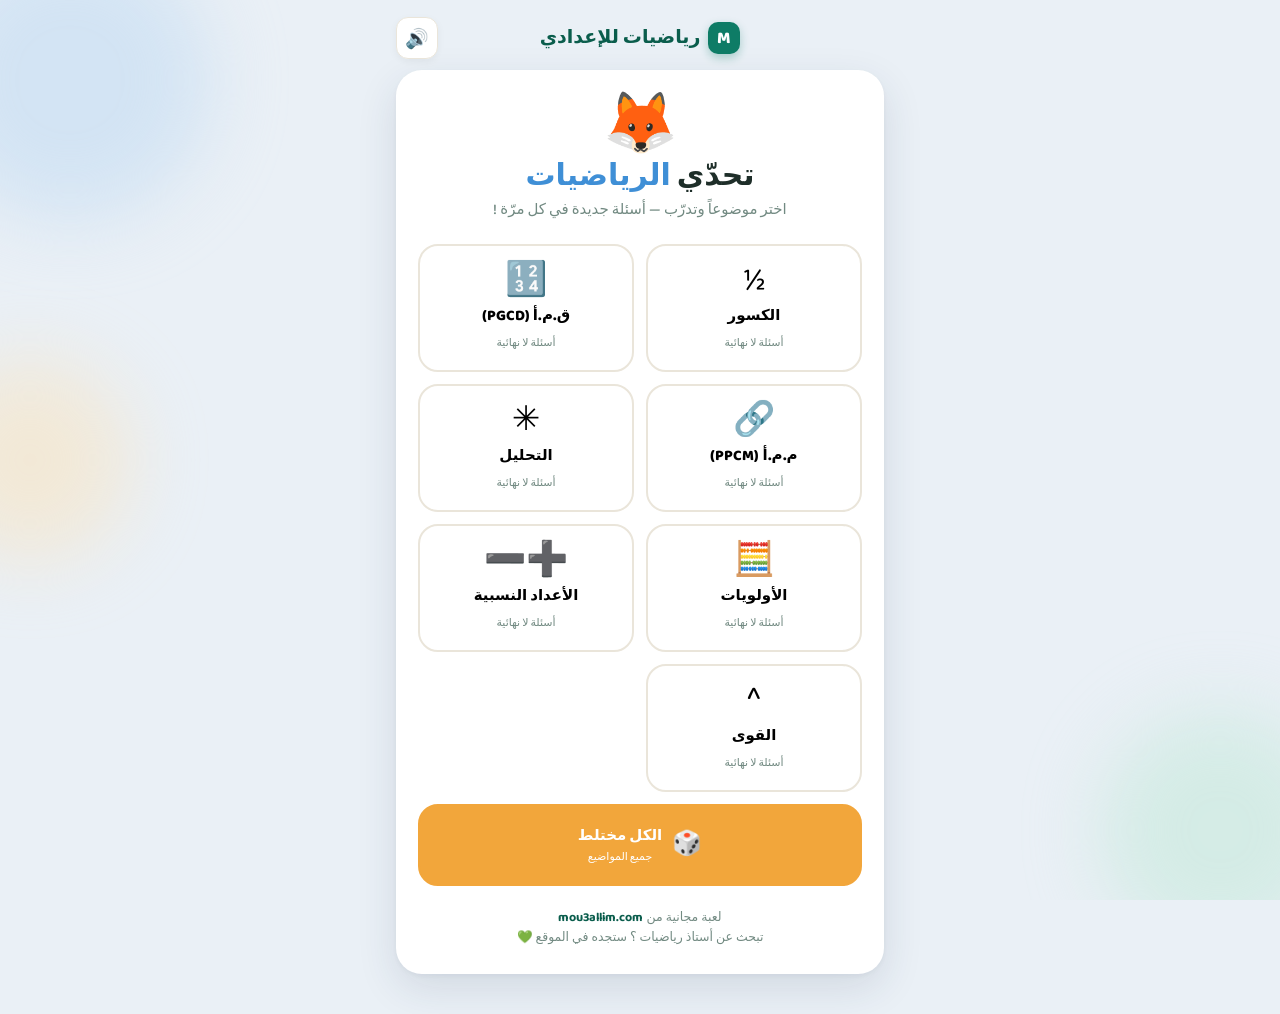
<file: jeu-math-college-ar.html>
<!DOCTYPE html>
<html lang="ar" dir="rtl">
<head>
<meta charset="UTF-8" />
<meta name="viewport" content="width=device-width, initial-scale=1.0, maximum-scale=1.0, user-scalable=no" />
<title>Mou3allim — رياضيات للإعدادي</title>
<style>
  @import url('https://fonts.googleapis.com/css2?family=Baloo+2:wght@500;600;700;800&display=swap');
  :root{
    --teal:#0E7C66;--teal-d:#0A5D4C;--teal-l:#E3F3EB;
    --amber:#F2A63B;--amber-d:#D07E12;
    --purple:#8B6DD6;--blue:#3F8FD6;
    --ink:#1E2E29;--muted:#728A82;--card:#FFFFFF;--line:#EAE5DA;
    --good:#1FA872;--bad:#EC5A44;
  }
  *{box-sizing:border-box;margin:0;padding:0;-webkit-tap-highlight-color:transparent;}
  html,body{height:100%;}
  body{font-family:'Baloo 2',system-ui,sans-serif;color:var(--ink);background:#EAF0F6;min-height:100%;overflow-x:hidden;position:relative;}
  .bg{position:fixed;inset:0;z-index:0;overflow:hidden;pointer-events:none;}
  .blob{position:absolute;border-radius:50%;filter:blur(38px);opacity:.5;animation:float 14s ease-in-out infinite;}
  .blob.b1{width:280px;height:280px;background:#BcD8F2;top:-60px;left:-70px;}
  .blob.b2{width:240px;height:240px;background:#BFE8D6;bottom:-50px;right:-60px;animation-delay:-4s;}
  .blob.b3{width:200px;height:200px;background:#FBE2B8;top:40%;left:-70px;animation-delay:-8s;}
  @keyframes float{0%,100%{transform:translate(0,0) scale(1);}50%{transform:translate(20px,-24px) scale(1.08);}}
  .wrap{position:relative;z-index:1;max-width:520px;margin:0 auto;padding:16px 16px 40px;min-height:100vh;display:flex;flex-direction:column;}
  .brand{position:relative;display:flex;align-items:center;justify-content:center;gap:8px;margin:6px 0 16px;font-weight:800;font-size:19px;color:var(--teal-d);}
  .brand .m{width:32px;height:32px;border-radius:10px;background:var(--teal);color:#fff;display:grid;place-items:center;font-size:17px;box-shadow:0 4px 10px rgba(14,124,102,.3);}
  #muteBtn{position:absolute;left:0;background:var(--card);border:1px solid var(--line);border-radius:12px;width:42px;height:42px;font-size:19px;cursor:pointer;box-shadow:0 3px 8px rgba(0,0,0,.05);}
  #muteBtn:active{transform:scale(.92);}
  .card{background:var(--card);border-radius:26px;box-shadow:0 14px 40px rgba(30,50,80,.12),0 2px 6px rgba(30,50,80,.05);}
  .home{padding:26px 22px;text-align:center;}
  .mascot{font-size:60px;line-height:1;margin-bottom:6px;animation:bounce 2s ease-in-out infinite;display:inline-block;}
  @keyframes bounce{0%,100%{transform:translateY(0) rotate(-3deg);}50%{transform:translateY(-10px) rotate(3deg);}}
  .home h1{font-size:30px;font-weight:800;line-height:1.05;margin-bottom:4px;}
  .home h1 .em{color:var(--blue);}
  .home p{color:var(--muted);font-size:15px;margin-bottom:22px;font-weight:500;}
  .themes{display:grid;grid-template-columns:repeat(2,1fr);gap:12px;}
  .theme{display:flex;flex-direction:column;align-items:center;gap:6px;cursor:pointer;
    background:#fff;border:2.5px solid var(--line);border-radius:20px;padding:18px 10px;transition:.15s;font-family:inherit;}
  .theme:active{transform:scale(.96);}
  .theme:hover{transform:translateY(-3px);box-shadow:0 8px 20px rgba(30,50,80,.12);border-color:var(--blue);}
  .theme .ico{font-size:34px;line-height:1;}
  .theme .t{font-weight:800;font-size:15px;}
  .theme .c{font-size:11px;color:var(--muted);font-weight:500;}
  .theme.all{grid-column:span 2;flex-direction:row;justify-content:center;gap:10px;background:var(--amber);border-color:var(--amber);color:#fff;}
  .theme.all .t,.theme.all .c{color:#fff;}
  .play{padding:20px;display:none;}
  .hud{display:flex;align-items:center;justify-content:space-between;margin-bottom:8px;}
  .hud .pill{background:var(--teal-l);border-radius:999px;padding:7px 14px;font-weight:700;font-size:14px;display:flex;align-items:center;gap:5px;}
  .hud .pill.streak{background:#FDECD0;color:var(--amber-d);}
  .progbar{height:10px;background:#EEF2F0;border-radius:999px;overflow:hidden;margin:10px 0 16px;}
  .progfill{height:100%;width:0;background:linear-gradient(90deg,var(--blue),var(--amber));border-radius:999px;transition:width .35s;}
  .prompt{background:linear-gradient(135deg,#F5F9FD,#EEF4FB);border-radius:20px;padding:24px 14px;text-align:center;border:2px solid #E1ECF7;margin-bottom:16px;}
  .prompt .qtxt{font-size:30px;font-weight:800;color:var(--ink);direction:ltr;}
  .prompt .ask{font-size:13px;color:var(--muted);font-weight:600;margin-top:8px;}
  .choices{display:grid;grid-template-columns:1fr 1fr;gap:12px;}
  .choice{border:2.5px solid var(--line);border-radius:18px;background:#fff;padding:16px;font-family:inherit;
    font-weight:800;font-size:22px;cursor:pointer;transition:.12s;color:var(--ink);box-shadow:0 4px 0 var(--line);direction:ltr;}
  .choice:active{transform:translateY(4px);box-shadow:0 0 0 var(--line);}
  .choice:hover:not(.locked){border-color:var(--blue);}
  .choice.correct{background:#E4F7EE;border-color:var(--good);color:var(--good);box-shadow:0 4px 0 #B7E6CF;}
  .choice.wrong{background:#FDEBE7;border-color:var(--bad);color:var(--bad);box-shadow:0 4px 0 #F5C9C0;animation:shake .35s;}
  @keyframes shake{0%,100%{transform:translateX(0);}25%{transform:translateX(-8px);}75%{transform:translateX(8px);}}
  .feedback{text-align:center;min-height:26px;font-weight:700;font-size:16px;margin-top:14px;}
  .feedback.good{color:var(--good);} .feedback.bad{color:var(--bad);}
  .result{padding:28px 22px;text-align:center;display:none;}
  .result .big{font-size:70px;margin-bottom:4px;animation:pop .5s;}
  @keyframes pop{0%{transform:scale(0);}70%{transform:scale(1.2);}100%{transform:scale(1);}}
  .result h2{font-size:28px;margin-bottom:2px;}
  .result .score{font-size:15px;color:var(--muted);margin-bottom:6px;font-weight:600;}
  .stars{font-size:38px;letter-spacing:8px;margin:8px 0 18px;color:var(--amber);}
  .result .msg{background:#EAF0F6;color:var(--blue);border-radius:16px;padding:13px;font-size:14.5px;font-weight:600;margin-bottom:18px;}
  .btnrow{display:flex;gap:11px;}
  .btn{flex:1;border:none;border-radius:18px;padding:16px;font-family:inherit;font-weight:800;font-size:16px;cursor:pointer;transition:.1s;}
  .btn-primary{background:var(--teal);color:#fff;box-shadow:0 5px 0 var(--teal-d);}
  .btn-primary:active{transform:translateY(4px);box-shadow:0 1px 0 var(--teal-d);}
  .btn-ghost{background:#EEF2F0;color:var(--ink);box-shadow:0 5px 0 #DBE3DF;}
  .btn-ghost:active{transform:translateY(4px);box-shadow:0 1px 0 #DBE3DF;}
  .back{background:none;border:none;color:var(--muted);font-family:inherit;font-size:22px;cursor:pointer;padding:4px 8px;font-weight:700;}
  .foot{text-align:center;margin-top:auto;padding-top:22px;color:var(--muted);font-size:12.5px;font-weight:500;}
  .foot a{color:var(--teal-d);font-weight:700;text-decoration:none;}
  .burst{position:fixed;pointer-events:none;font-size:24px;animation:fly 1s ease-out forwards;z-index:60;}
  @keyframes fly{0%{opacity:1;transform:translateY(0) scale(.6) rotate(0);}100%{opacity:0;transform:translateY(-110px) scale(1.5) rotate(30deg);}}
</style>
</head>
<body>
<div class="bg"><div class="blob b1"></div><div class="blob b2"></div><div class="blob b3"></div></div>
<div class="wrap">
  <div class="brand"><span class="m">M</span> رياضيات للإعدادي
    <button id="muteBtn" title="الصوت">🔊</button>
  </div>

  <div class="card home" id="home">
    <div class="mascot">🦊</div>
    <h1>تحدّي <span class="em">الرياضيات</span></h1>
    <p>اختر موضوعاً وتدرّب — أسئلة جديدة في كل مرّة !</p>
    <div class="themes" id="themes"></div>
    <div class="foot">
      لعبة مجانية من <a href="https://mou3allim.com" target="_blank">mou3allim.com</a><br>
      تبحث عن أستاذ رياضيات ؟ ستجده في الموقع 💚
    </div>
  </div>

  <div class="card play" id="play">
    <div class="hud">
      <button class="back" id="playBack">›</button>
      <div class="pill">⭐ <span id="scoreVal">0</span></div>
      <div class="pill streak">🔥 <span id="streakVal">0</span></div>
    </div>
    <div class="progbar"><div class="progfill" id="progfill"></div></div>
    <div class="prompt">
      <div class="qtxt" id="qtxt">3 + 4</div>
      <div class="ask" id="ask">اختر الجواب الصحيح</div>
    </div>
    <div class="choices" id="choices"></div>
    <div class="feedback" id="feedback"></div>
  </div>

  <div class="card result" id="result">
    <div class="big" id="resEmoji">🏆</div>
    <h2 id="resTitle">أحسنت !</h2>
    <div class="score" id="resScore"></div>
    <div class="stars" id="resStars"></div>
    <div class="msg" id="resMsg"></div>
    <div class="btnrow">
      <button class="btn btn-ghost" id="resHome">القائمة</button>
      <button class="btn btn-primary" id="resAgain">إعادة 🔄</button>
    </div>
    <div class="foot" style="margin-top:20px;">
      تريد التقدّم في الرياضيات ؟<br>
      <a href="https://mou3allim.com" target="_blank">جد أستاذاً على mou3allim.com →</a>
    </div>
  </div>
</div>

<script>
  // ---------- sound ----------
  let muted=false, actx=null, audioReady=false;
  function ac(){ if(!actx){try{actx=new (window.AudioContext||window.webkitAudioContext)();}catch(e){}} if(actx&&actx.state==='suspended'){actx.resume();} return actx; }
  function tone(freq,start,dur,type,vol){ const a=ac(); if(!a||muted||!audioReady)return;
    try{const o=a.createOscillator(),g=a.createGain();o.type=type||'sine';o.frequency.value=freq;o.connect(g);g.connect(a.destination);
    const t=a.currentTime+start;g.gain.setValueAtTime(0.0001,t);g.gain.exponentialRampToValueAtTime(vol||0.15,t+0.02);
    g.gain.exponentialRampToValueAtTime(0.0001,t+dur);o.start(t);o.stop(t+dur+0.05);}catch(e){} }
  const sfx={tap(){tone(320,0,0.05,'triangle',0.05);},
    correct(){tone(660,0,0.12,'sine',0.16);tone(880,0.09,0.14,'sine',0.16);},
    streak(){[523,659,784,1046].forEach((f,i)=>tone(f,i*0.08,0.16,'sine',0.16));},
    wrong(){tone(200,0,0.18,'sine',0.12);tone(150,0.12,0.2,'sine',0.10);},
    win(){[523,659,784,1046,1318].forEach((f,i)=>tone(f,i*0.11,0.22,'triangle',0.16));},
    lose(){tone(392,0,0.2,'sine',0.12);tone(330,0.15,0.25,'sine',0.10);}};
  function unlockAudio(){ const a=ac(); if(!a)return; if(a.state==='suspended')a.resume();
    try{const b=a.createBuffer(1,1,22050),s=a.createBufferSource();s.buffer=b;s.connect(a.destination);s.start(0);}catch(e){}
    audioReady=true; }
  document.addEventListener('touchend',unlockAudio,false); document.addEventListener('click',unlockAudio,false);
  const muteBtn=document.getElementById('muteBtn');
  muteBtn.addEventListener('click',(e)=>{e.stopPropagation();muted=!muted;muteBtn.textContent=muted?'🔇':'🔊';unlockAudio();});

  // ---------- helpers ----------
  function gcd(a,b){a=Math.abs(a);b=Math.abs(b);while(b){[a,b]=[b,a%b];}return a;}
  function lcm(a,b){return Math.abs(a*b)/gcd(a,b);}
  function rint(min,max){return Math.floor(Math.random()*(max-min+1))+min;}
  function shuffle(a){for(let i=a.length-1;i>0;i--){const j=Math.floor(Math.random()*(i+1));[a[i],a[j]]=[a[j],a[i]];}return a;}
  // build 4 unique numeric options around the answer
  function numOptions(answer, spread){
    const set=new Set([String(answer)]);
    let guard=0;
    while(set.size<4 && guard<40){
      guard++;
      let d=rint(-spread,spread); if(d===0)d=1;
      const v=answer+d;
      set.add(String(v));
    }
    return shuffle([...set]);
  }
  // options for fraction answers (strings)
  function strOptions(answer, others){
    const set=new Set([answer]);
    shuffle(others).forEach(o=>{ if(set.size<4) set.add(o); });
    let guard=0;
    while(set.size<4 && guard<20){guard++; set.add(answer+' '+set.size);}
    return shuffle([...set]);
  }

  // ---------- question generators ----------
  // Each returns {q, ans (string), options:[strings], ask}
  const GENERATORS={
    // Simplify a fraction
    fractions:function(){
      const type=Math.random();
      if(type<0.5){
        // simplify
        const k=rint(2,6); let a=rint(1,8), b=rint(2,9);
        while(gcd(a,b)!==1){ b=rint(2,9); if(gcd(a,b)===1)break; }
        const num=a*k, den=b*k;
        const ans=a+'/'+b;
        const distract=[(a+1)+'/'+b, a+'/'+(b+1), (num)+'/'+(den), (a*2)+'/'+(b*2)].filter(x=>x!==ans);
        return {q:num+'/'+den+' = ?', ask:'بسّط الكسر', ans, options:strOptions(ans,distract)};
      } else {
        // add fractions with same denominator
        const d=rint(3,9); const a=rint(1,d-1), b=rint(1,d-1);
        const sum=a+b; const g=gcd(sum,d);
        const ans=(sum/g)+'/'+(d/g);
        const distract=[(sum)+'/'+d, (a+b)+'/'+(d+d), (sum/g+1)+'/'+(d/g), (a*b)+'/'+d].filter(x=>x!==ans);
        return {q:a+'/'+d+' + '+b+'/'+d+' = ?', ask:'اجمع الكسرين وبسّط', ans, options:strOptions(ans,distract)};
      }
    },
    // PGCD
    pgcd:function(){
      const g=rint(2,9); const a=g*rint(2,8), b=g*rint(2,8);
      const ans=gcd(a,b);
      return {q:'PGCD('+a+' , '+b+')', ask:'أوجد القاسم المشترك الأكبر', ans:String(ans), options:numOptions(ans, Math.max(3,g))};
    },
    // PPCM
    ppcm:function(){
      const a=rint(2,12), b=rint(2,12);
      const ans=lcm(a,b);
      return {q:'PPCM('+a+' , '+b+')', ask:'أوجد المضاعف المشترك الأصغر', ans:String(ans), options:numOptions(ans, Math.max(4,Math.round(ans*0.3)))};
    },
    // Factorisation: common factor  ka + kb = k(a+b)
    factorisation:function(){
      const k=rint(2,7), a=rint(2,9), b=rint(2,9);
      const t1=k*a, t2=k*b;
      const ans=k+'('+a+' + '+b+')';
      const distract=[a+'('+k+' + '+b+')', k+'('+a+' × '+b+')', (k+1)+'('+a+' + '+b+')', k+'('+(a+1)+' + '+b+')'].filter(x=>x!==ans);
      return {q:t1+' + '+t2, ask:'حلّل إلى جداء (عامل مشترك)', ans, options:strOptions(ans,distract)};
    },
    // Priorités opératoires
    priorites:function(){
      const a=rint(2,9), b=rint(2,9), c=rint(2,9);
      const forms=[
        {q:a+' + '+b+' × '+c, val:a+b*c},
        {q:a+' × '+b+' + '+c, val:a*b+c},
        {q:a+' × ('+b+' + '+c+')', val:a*(b+c)},
        {q:a+' + '+b+' - '+c, val:a+b-c},
      ];
      const pick=forms[rint(0,forms.length-1)];
      return {q:pick.q, ask:'احسب باحترام الأولويات', ans:String(pick.val), options:numOptions(pick.val,6)};
    },
    // Nombres relatifs
    relatifs:function(){
      const a=rint(-12,12), b=rint(-12,12);
      const ops=[
        {q:'('+a+') + ('+b+')', val:a+b},
        {q:'('+a+') - ('+b+')', val:a-b},
        {q:'('+a+') × ('+b+')', val:a*b},
      ];
      const pick=ops[rint(0,ops.length-1)];
      return {q:pick.q, ask:'احسب مع الأعداد النسبية', ans:String(pick.val), options:numOptions(pick.val, Math.max(5,Math.round(Math.abs(pick.val)*0.3)+3))};
    },
    // Puissances
    puissances:function(){
      const base=rint(2,6), exp=rint(2,3);
      const ans=Math.pow(base,exp);
      return {q:base+'^'+exp, ask:'احسب القوّة', ans:String(ans), options:numOptions(ans, Math.max(5,Math.round(ans*0.4)))};
    },
  };

  const THEMES=[
    {key:'fractions',name:'الكسور',icon:'½'},
    {key:'pgcd',name:'ق.م.أ (PGCD)',icon:'🔢'},
    {key:'ppcm',name:'م.م.أ (PPCM)',icon:'🔗'},
    {key:'factorisation',name:'التحليل',icon:'✳️'},
    {key:'priorites',name:'الأولويات',icon:'🧮'},
    {key:'relatifs',name:'الأعداد النسبية',icon:'➕➖'},
    {key:'puissances',name:'القوى',icon:'^'},
  ];

  const screens={home:document.getElementById('home'),play:document.getElementById('play'),result:document.getElementById('result')};
  function show(n){Object.values(screens).forEach(s=>s.style.display='none');screens[n].style.display='block';}
  let currentTheme='', qIndex=0, totalQ=10, score=0, streak=0, bestStreak=0, locked=false, current=null;

  const themesEl=document.getElementById('themes');
  THEMES.forEach(th=>{
    const b=document.createElement('button');b.className='theme';
    b.innerHTML='<span class="ico">'+th.icon+'</span><span class="t">'+th.name+'</span><span class="c">أسئلة لا نهائية</span>';
    b.addEventListener('click',()=>startTheme(th.key));themesEl.appendChild(b);
  });
  const allBtn=document.createElement('button');allBtn.className='theme all';
  allBtn.innerHTML='<span class="ico" style="font-size:24px;">🎲</span><span><span class="t">الكل مختلط</span><span class="c" style="display:block;">جميع المواضيع</span></span>';
  allBtn.addEventListener('click',()=>startTheme('all'));themesEl.appendChild(allBtn);

  function startTheme(key){
    currentTheme=key; qIndex=0; totalQ=10; score=0; streak=0; bestStreak=0;
    document.getElementById('scoreVal').textContent=0;
    document.getElementById('streakVal').textContent=0;
    show('play'); nextQuestion();
  }

  function genOne(){
    let key=currentTheme;
    if(key==='all'){ const keys=THEMES.map(t=>t.key); key=keys[rint(0,keys.length-1)]; }
    return GENERATORS[key]();
  }

  function nextQuestion(){
    locked=false;
    current=genOne();
    document.getElementById('qtxt').textContent=current.q;
    document.getElementById('ask').textContent=current.ask;
    document.getElementById('feedback').textContent='';
    document.getElementById('progfill').style.width=((qIndex)/totalQ*100)+'%';
    const box=document.getElementById('choices');box.innerHTML='';
    current.options.forEach(opt=>{
      const b=document.createElement('button');b.className='choice';b.textContent=opt;
      b.addEventListener('click',()=>choose(b,opt));box.appendChild(b);
    });
  }

  function choose(btn,opt){
    if(locked)return;locked=true;sfx.tap();
    const fb=document.getElementById('feedback');
    document.querySelectorAll('.choice').forEach(c=>c.classList.add('locked'));
    if(opt===current.ans){
      btn.classList.add('correct');sfx.correct();
      score+=10;streak++;if(streak>bestStreak)bestStreak=streak;
      document.getElementById('scoreVal').textContent=score;
      document.getElementById('streakVal').textContent=streak;
      fb.textContent=pickPraise()+(streak>=3?' x'+streak+' !':'');fb.className='feedback good';
      burst('⭐');if(streak>0&&streak%5===0){burst('🎉');burst('🔥');sfx.streak();}
      setTimeout(next,600);
    }else{
      btn.classList.add('wrong');sfx.wrong();streak=0;
      document.getElementById('streakVal').textContent=0;
      document.querySelectorAll('.choice').forEach(c=>{if(c.textContent===current.ans)c.classList.add('correct');});
      fb.textContent='الجواب : '+current.ans;fb.className='feedback bad';
      setTimeout(next,1500);
    }
  }
  function next(){qIndex++;if(qIndex>=totalQ)finish();else nextQuestion();}

  const praises=['أحسنت !','ممتاز !','رائع !','عظيم !','مثالي !','بطل !','واو !'];
  function pickPraise(){return praises[Math.floor(Math.random()*praises.length)];}
  function burst(emoji){const el=document.createElement('div');el.className='burst';el.textContent=emoji;
    el.style.left=(38+Math.random()*44)+'%';el.style.top='42%';document.body.appendChild(el);setTimeout(()=>el.remove(),1000);}

  function finish(){
    show('result');
    const pct=score/(totalQ*10);
    const stars=pct>=0.9?3:pct>=0.6?2:1;
    document.getElementById('resScore').textContent=score+' نقطة · أطول سلسلة 🔥 '+bestStreak;
    document.getElementById('resStars').textContent='★★★'.slice(0,stars)+'☆☆☆'.slice(0,3-stars);
    let emoji,title,msg;
    if(stars===3){emoji='🏆';title='بطل !';msg='رائع ! أنت متمكّن في الرياضيات. واصل هكذا 💪';sfx.win();}
    else if(stars===2){emoji='🎉';title='جيد جداً !';msg='أحسنت ! قليل من التدريب وتصبح مثالياً.';sfx.win();}
    else{emoji='💪';title='مجهود جيد !';msg='واصل التدريب، ستنجح ! يمكن لأستاذ أن يساعدك.';sfx.lose();}
    document.getElementById('resEmoji').textContent=emoji;
    document.getElementById('resTitle').textContent=title;
    document.getElementById('resMsg').textContent=msg;
  }

  document.getElementById('playBack').addEventListener('click',()=>show('home'));
  document.getElementById('resHome').addEventListener('click',()=>show('home'));
  document.getElementById('resAgain').addEventListener('click',()=>startTheme(currentTheme));

  show('home');
</script>
</body>
</html>
</file>
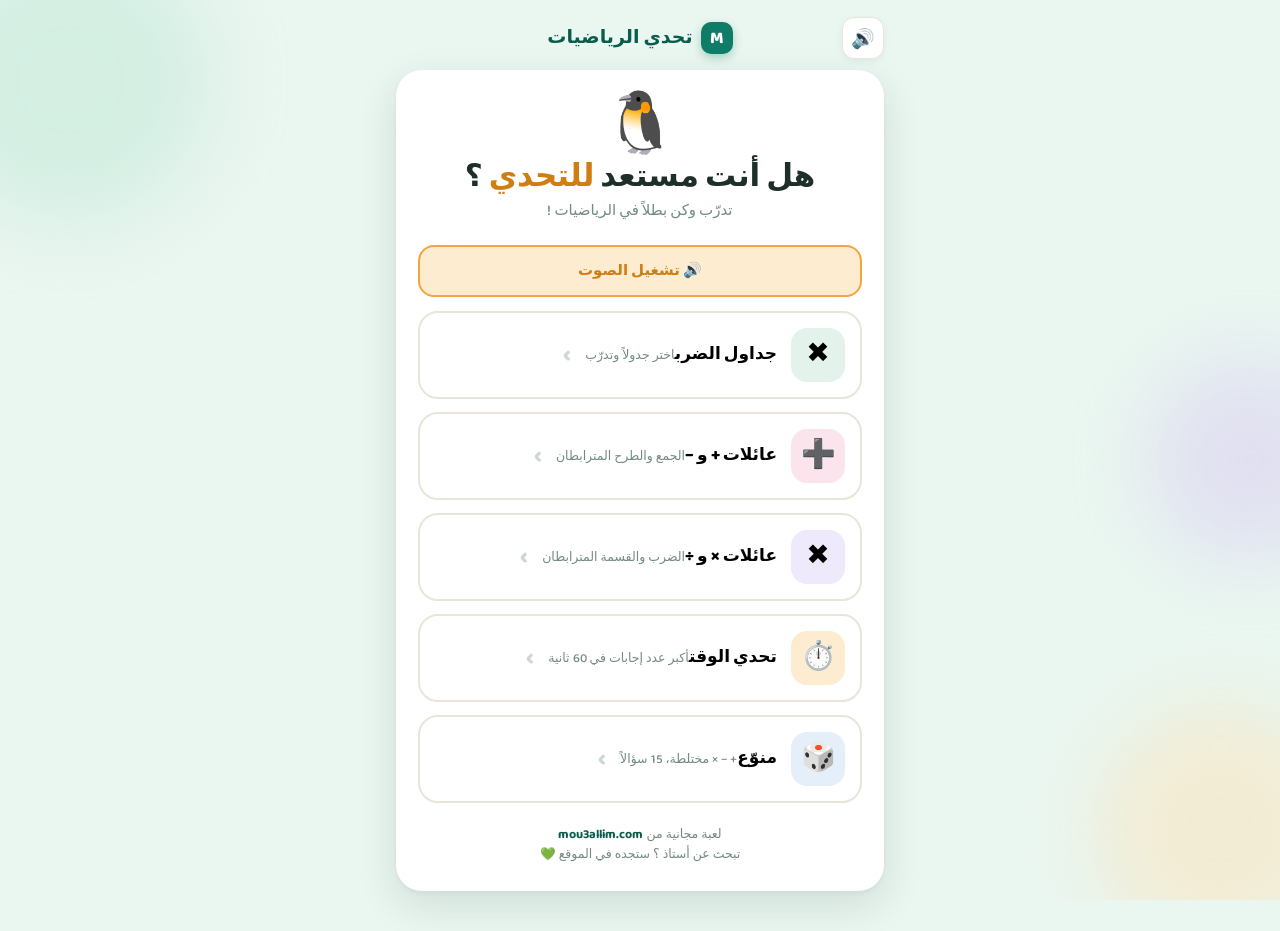
<file: jeu-maths-ar.html>
<!DOCTYPE html>
<html lang="ar" dir="rtl">
<head>
<meta charset="UTF-8" />
<meta name="viewport" content="width=device-width, initial-scale=1.0, maximum-scale=1.0, user-scalable=no" />
<title>Mou3allim — تحدي الرياضيات</title>
<style>
  @import url('https://fonts.googleapis.com/css2?family=Baloo+2:wght@500;600;700;800&display=swap');
  :root{
    --teal:#0E7C66;--teal-d:#0A5D4C;--teal-l:#E3F3EB;
    --amber:#F2A63B;--amber-d:#D07E12;
    --coral:#F26D5B;--purple:#8B6DD6;--blue:#3F8FD6;--pink:#EC6A9C;
    --ink:#1E2E29;--muted:#728A82;--card:#FFFFFF;--line:#EAE5DA;
    --good:#1FA872;--bad:#EC5A44;
  }
  *{box-sizing:border-box;margin:0;padding:0;-webkit-tap-highlight-color:transparent;}
  html,body{height:100%;}
  body{
    font-family:'Baloo 2',system-ui,sans-serif;color:var(--ink);
    background:#EAF6F0;min-height:100%;overflow-x:hidden;position:relative;
  }
  /* animated soft blobs background */
  .bg{position:fixed;inset:0;z-index:0;overflow:hidden;pointer-events:none;}
  .blob{position:absolute;border-radius:50%;filter:blur(38px);opacity:.5;animation:float 14s ease-in-out infinite;}
  .blob.b1{width:280px;height:280px;background:#BFE8D6;top:-60px;left:-70px;}
  .blob.b2{width:240px;height:240px;background:#FBE2B8;bottom:-50px;right:-60px;animation-delay:-4s;}
  .blob.b3{width:200px;height:200px;background:#D8CBF2;top:40%;right:-70px;animation-delay:-8s;}
  @keyframes float{0%,100%{transform:translate(0,0) scale(1);}50%{transform:translate(20px,-24px) scale(1.08);}}

  .wrap{position:relative;z-index:1;max-width:520px;margin:0 auto;padding:16px 16px 40px;min-height:100vh;display:flex;flex-direction:column;}

  .brand{position:relative;display:flex;align-items:center;justify-content:center;gap:8px;margin:6px 0 16px;font-weight:800;font-size:19px;color:var(--teal-d);}
  .brand .m{width:32px;height:32px;border-radius:10px;background:var(--teal);color:#fff;display:grid;place-items:center;font-size:17px;box-shadow:0 4px 10px rgba(14,124,102,.3);}
  #muteBtn{position:absolute;right:0;background:var(--card);border:1px solid var(--line);border-radius:12px;width:42px;height:42px;font-size:19px;cursor:pointer;box-shadow:0 3px 8px rgba(0,0,0,.05);}
  #muteBtn:active{transform:scale(.92);}

  .card{background:var(--card);border-radius:26px;box-shadow:0 14px 40px rgba(20,60,45,.12),0 2px 6px rgba(20,60,45,.05);}

  /* HOME */
  .home{padding:26px 22px;text-align:center;}
  .mascot{font-size:60px;line-height:1;margin-bottom:6px;animation:bounce 2s ease-in-out infinite;display:inline-block;}
  @keyframes bounce{0%,100%{transform:translateY(0) rotate(-3deg);}50%{transform:translateY(-10px) rotate(3deg);}}
  .home h1{font-size:31px;font-weight:800;line-height:1.05;margin-bottom:4px;}
  .home h1 .em{color:var(--amber-d);}
  .home p{color:var(--muted);font-size:15px;margin-bottom:22px;font-weight:500;}
  .modes{display:grid;gap:13px;}
  .mode{
    display:flex;align-items:center;gap:14px;text-align:left;cursor:pointer;
    background:#fff;border:2.5px solid var(--line);border-radius:20px;padding:15px;transition:.15s;font-family:inherit;
  }
  .mode:active{transform:scale(.97);}
  .mode:hover{transform:translateY(-2px);box-shadow:0 8px 20px rgba(20,60,45,.1);}
  .mode.m1:hover{border-color:var(--teal);} .mode.m2:hover{border-color:var(--amber);}
  .mode.m3:hover{border-color:var(--purple);} .mode.m4:hover{border-color:var(--blue);}
  .mode .ico{width:54px;height:54px;border-radius:16px;display:grid;place-items:center;font-size:28px;flex-shrink:0;}
  .mode .t{font-weight:800;font-size:17px;}
  .mode .d{font-size:12.5px;color:var(--muted);margin-top:1px;font-weight:500;}
  .mode .go{margin-left:auto;font-size:24px;color:#CDD8D3;font-weight:800;}

  .picker{padding:22px;}
  .picker h2{text-align:center;font-size:23px;margin-bottom:2px;}
  .picker .sub{text-align:center;color:var(--muted);font-size:13px;margin-bottom:18px;font-weight:500;}
  .tgrid{display:grid;grid-template-columns:repeat(4,1fr);gap:11px;}
  .tbtn{aspect-ratio:1;border:none;border-radius:18px;background:var(--teal-l);color:var(--teal-d);
    font-family:inherit;font-weight:800;font-size:23px;cursor:pointer;transition:.12s;box-shadow:0 4px 0 #CDE7DB;}
  .tbtn:active{transform:translateY(3px);box-shadow:0 1px 0 #CDE7DB;}
  .tbtn:hover{background:var(--teal);color:#fff;box-shadow:0 4px 0 var(--teal-d);}
  .tbtn.all{grid-column:span 4;aspect-ratio:auto;padding:15px;background:var(--amber);color:#fff;font-size:18px;box-shadow:0 4px 0 var(--amber-d);}

  /* PLAY */
  .play{padding:20px;display:none;}
  .hud{display:flex;align-items:center;justify-content:space-between;margin-bottom:8px;}
  .hud .pill{background:var(--teal-l);border-radius:999px;padding:7px 14px;font-weight:700;font-size:14px;display:flex;align-items:center;gap:5px;}
  .hud .pill.streak{background:#FDECD0;color:var(--amber-d);}
  .progbar{height:10px;background:#EEF2F0;border-radius:999px;overflow:hidden;margin:10px 0 4px;}
  .progfill{height:100%;width:0;background:linear-gradient(90deg,var(--teal),var(--amber));border-radius:999px;transition:width .35s;}
  .timer{text-align:center;font-size:14px;color:var(--muted);height:20px;margin-bottom:4px;font-weight:700;}
  .timer.low{color:var(--bad);animation:pulse .5s infinite;}
  @keyframes pulse{50%{opacity:.5;}}

  .qcard{background:linear-gradient(135deg,#F7FCFA,#EFF8F3);border-radius:20px;padding:22px 12px;margin:14px 0;text-align:center;border:2px solid #E4F1EA;}
  .q{font-weight:800;font-size:clamp(42px,13vw,60px);letter-spacing:1px;transition:transform .12s;}
  .q.pop{transform:scale(1.1);}
  .q .blank{color:var(--amber-d);background:#FDECD0;border-radius:12px;padding:0 14px;}
  .qhint{font-size:13px;color:var(--muted);font-weight:600;margin-top:6px;height:16px;}

  .answer{text-align:center;font-size:38px;font-weight:800;min-height:50px;color:var(--teal-d);
    letter-spacing:2px;margin:0 auto 12px;}
  .answer.correct{color:var(--good);} .answer.wrong{color:var(--bad);animation:shake .35s;}
  @keyframes shake{0%,100%{transform:translateX(0);}25%{transform:translateX(-9px);}75%{transform:translateX(9px);}}
  .caret{display:inline-block;width:3px;height:34px;background:var(--teal);vertical-align:middle;animation:blink 1s step-end infinite;margin-left:2px;}
  @keyframes blink{50%{opacity:0;}}

  .pad{display:grid;grid-template-columns:repeat(3,1fr);gap:11px;margin-top:4px;}
  .key{border:none;border-radius:18px;background:#fff;border:2px solid var(--line);
    font-family:inherit;font-weight:800;font-size:27px;padding:16px 0;cursor:pointer;transition:.08s;color:var(--ink);
    box-shadow:0 4px 0 var(--line);}
  .key:active{transform:translateY(4px);box-shadow:0 0 0 var(--line);background:var(--teal-l);}
  .key.act{background:var(--good);color:#fff;border-color:var(--good);box-shadow:0 4px 0 #178A5C;}
  .key.del{background:#FDEBE7;color:var(--bad);border-color:#F7D3CB;box-shadow:0 4px 0 #F3C0B5;}

  .feedback{text-align:center;height:26px;font-weight:700;font-size:16px;margin-top:12px;}
  .feedback.good{color:var(--good);} .feedback.bad{color:var(--bad);}

  /* RESULT */
  .result{padding:28px 22px;text-align:center;display:none;}
  .result .big{font-size:70px;margin-bottom:4px;animation:pop .5s;}
  @keyframes pop{0%{transform:scale(0);}70%{transform:scale(1.2);}100%{transform:scale(1);}}
  .result h2{font-size:28px;margin-bottom:2px;}
  .result .score{font-size:15px;color:var(--muted);margin-bottom:6px;font-weight:600;}
  .stars{font-size:38px;letter-spacing:8px;margin:8px 0 18px;color:var(--amber);}
  .result .msg{background:var(--teal-l);color:var(--teal-d);border-radius:16px;padding:13px;font-size:14.5px;font-weight:600;margin-bottom:18px;}
  .btnrow{display:flex;gap:11px;}
  .btn{flex:1;border:none;border-radius:18px;padding:16px;font-family:inherit;font-weight:800;font-size:16px;cursor:pointer;transition:.1s;}
  .btn:active{transform:scale(.96);}
  .btn-primary{background:var(--teal);color:#fff;box-shadow:0 5px 0 var(--teal-d);}
  .btn-primary:active{transform:translateY(4px);box-shadow:0 1px 0 var(--teal-d);}
  .btn-ghost{background:#EEF2F0;color:var(--ink);box-shadow:0 5px 0 #DBE3DF;}
  .btn-ghost:active{transform:translateY(4px);box-shadow:0 1px 0 #DBE3DF;}

  .back{background:none;border:none;color:var(--muted);font-family:inherit;font-size:15px;cursor:pointer;padding:8px;font-weight:700;}

  .foot{text-align:center;margin-top:auto;padding-top:22px;color:var(--muted);font-size:12.5px;font-weight:500;}
  .foot a{color:var(--teal-d);font-weight:700;text-decoration:none;}

  .burst{position:fixed;pointer-events:none;font-size:24px;animation:fly 1s ease-out forwards;z-index:60;}
  @keyframes fly{0%{opacity:1;transform:translateY(0) scale(.6) rotate(0);}100%{opacity:0;transform:translateY(-110px) scale(1.5) rotate(30deg);}}
</style>
</head>
<body>
<div class="bg"><div class="blob b1"></div><div class="blob b2"></div><div class="blob b3"></div></div>
<div class="wrap">
  <div class="brand"><span class="m">M</span> تحدي الرياضيات
    <button id="muteBtn" title="Son">🔊</button>
  </div>

  <!-- HOME -->
  <div class="card home" id="home">
    <div class="mascot">🐧</div>
    <h1>هل أنت مستعد <span class="em">للتحدي</span> ؟</h1>
    <p>تدرّب وكن بطلاً في الرياضيات !</p>
    <button id="enableSound" style="width:100%;margin-bottom:14px;background:#FDECD0;color:#D07E12;border:2px solid #F2A63B;border-radius:16px;padding:12px;font-family:inherit;font-weight:800;font-size:15px;cursor:pointer;">🔊 تشغيل الصوت</button>
    <div class="modes">
      <button class="mode m1" data-mode="tables">
        <span class="ico" style="background:#E3F3EB;">✖️</span>
        <span><span class="t">جداول الضرب</span><span class="d">اختر جدولاً وتدرّب</span></span>
        <span class="go">›</span>
      </button>
      <button class="mode m3" data-mode="familyAdd">
        <span class="ico" style="background:#FCE4EC;">➕</span>
        <span><span class="t">عائلات + و −</span><span class="d">الجمع والطرح المترابطان</span></span>
        <span class="go">›</span>
      </button>
      <button class="mode m3" data-mode="family">
        <span class="ico" style="background:#EEE9FB;">✖️</span>
        <span><span class="t">عائلات × و ÷</span><span class="d">الضرب والقسمة المترابطان</span></span>
        <span class="go">›</span>
      </button>
      <button class="mode m2" data-mode="rush">
        <span class="ico" style="background:#FDECD0;">⏱️</span>
        <span><span class="t">تحدي الوقت</span><span class="d">أكبر عدد إجابات في 60 ثانية</span></span>
        <span class="go">›</span>
      </button>
      <button class="mode m4" data-mode="mixed">
        <span class="ico" style="background:#E4EFFA;">🎲</span>
        <span><span class="t">منوّع</span><span class="d">+ − × مختلطة، 15 سؤالاً</span></span>
        <span class="go">›</span>
      </button>
    </div>
    <div class="foot">
      لعبة مجانية من <a href="https://mou3allim.com" target="_blank">mou3allim.com</a><br>
      تبحث عن أستاذ ؟ ستجده في الموقع 💚
    </div>
  </div>

  <!-- TABLE PICKER -->
  <div class="card picker" id="picker" style="display:none;">
    <h2>أي جدول ؟ ✖️</h2>
    <div class="sub">اختر جدولاً للمراجعة</div>
    <div class="tgrid" id="tgrid"></div>
    <div style="margin-top:16px;text-align:center;"><button class="back" id="pickBack">رجوع ›</button></div>
  </div>

  <!-- PLAY -->
  <div class="card play" id="play">
    <div class="hud">
      <button class="back" id="playBack" style="font-size:22px;padding:4px 8px;">‹</button>
      <div class="pill">⭐ <span id="scoreVal">0</span></div>
      <div class="pill streak">🔥 <span id="streakVal">0</span></div>
    </div>
    <div class="progbar"><div class="progfill" id="progfill"></div></div>
    <div class="timer" id="timer"></div>
    <div class="qcard">
      <div class="q" id="question">3 × 4</div>
      <div class="qhint" id="qhint"></div>
    </div>
    <div class="answer" id="answer"></div>
    <div class="feedback" id="feedback"></div>
    <div class="pad" id="pad"></div>
  </div>

  <!-- RESULT -->
  <div class="card result" id="result">
    <div class="big" id="resEmoji">🏆</div>
    <h2 id="resTitle">Bravo !</h2>
    <div class="score" id="resScore"></div>
    <div class="stars" id="resStars"></div>
    <div class="msg" id="resMsg"></div>
    <div class="btnrow">
      <button class="btn btn-ghost" id="resHome">القائمة</button>
      <button class="btn btn-primary" id="resAgain">إعادة 🔄</button>
    </div>
    <div class="foot" style="margin-top:20px;">
      تريد التقدّم بشكل أسرع ؟<br>
      <a href="https://mou3allim.com" target="_blank">جد أستاذاً على mou3allim.com →</a>
    </div>
  </div>
</div>

<script>
  // ---------- sound (embedded WAV, iOS-reliable) ----------
  let muted=false, audioUnlocked=false;
  const SND={};
  const SND_DATA={
    tap:'[data-uri]',
    correct:'[data-uri]',
    streak:'[data-uri]',
    wrong:'[data-uri]',
    win:'[data-uri]',
    lose:'[data-uri]',
  };
  Object.keys(SND_DATA).forEach(k=>{ const a=new Audio(SND_DATA[k]); a.preload='auto'; SND[k]=a; });
  function playSnd(name){ if(muted||!SND[name])return; try{ const a=SND[name]; a.currentTime=0; a.play().catch(()=>{}); }catch(e){} }
  const sfx={ tap(){playSnd('tap');}, correct(){playSnd('correct');}, streak(){playSnd('streak');},
    wrong(){playSnd('wrong');}, win(){playSnd('win');}, lose(){playSnd('lose');} };
  // Unlock all audio on first user gesture (iOS): play+pause each element muted-briefly.
  function unlockAudio(){ if(audioUnlocked)return; audioUnlocked=true;
    Object.values(SND).forEach(a=>{ try{ a.play().then(()=>{a.pause();a.currentTime=0;}).catch(()=>{}); }catch(e){} }); }
  document.addEventListener('touchend',unlockAudio,false);
  document.addEventListener('click',unlockAudio,false);
  const muteBtn=document.getElementById('muteBtn');
  muteBtn.addEventListener('click',(e)=>{ e.stopPropagation(); muted=!muted; muteBtn.textContent=muted?'🔇':'🔊'; unlockAudio(); });
  const enableSoundBtn=document.getElementById('enableSound');
  if(enableSoundBtn){ enableSoundBtn.addEventListener('click',(e)=>{ e.stopPropagation(); unlockAudio(); setTimeout(()=>playSnd('correct'),120); enableSoundBtn.textContent='🔊 الصوت مُفعّل ✓'; enableSoundBtn.style.background='#E4F7EE'; enableSoundBtn.style.color='#1FA872'; enableSoundBtn.style.borderColor='#1FA872'; setTimeout(()=>{enableSoundBtn.style.display='none';},900); }); }


  // ---------- state ----------
  const screens={home:document.getElementById('home'),picker:document.getElementById('picker'),
                 play:document.getElementById('play'),result:document.getElementById('result')};
  function show(name){Object.values(screens).forEach(s=>s.style.display='none');screens[name].style.display='block';}

  let mode='tables', table=2, score=0, streak=0, bestStreak=0, qIndex=0, totalQ=10;
  let current={text:'',ans:0}, typed='', locked=false;
  let timeLeft=0, timerId=null, answered=0, randomTables=false;

  // ---------- pad ----------
  const pad=document.getElementById('pad');
  ['1','2','3','4','5','6','7','8','9','del','0','ok'].forEach(k=>{
    const b=document.createElement('button');b.className='key';
    if(k==='del'){b.classList.add('del');b.textContent='⌫';}
    else if(k==='ok'){b.classList.add('act');b.textContent='✓';}
    else b.textContent=k;
    b.addEventListener('click',()=>press(k));pad.appendChild(b);
  });

  // ---------- question generators ----------
  function genTables(){ if(randomTables)table=Math.floor(Math.random()*9)+2;
    const b=Math.floor(Math.random()*10)+1; current={text:`${table} × ${b}`,ans:table*b,hint:''}; }
  function genMixed(){
    const ops=['+','−','×'],op=ops[Math.floor(Math.random()*3)];let a,b;
    if(op==='×'){a=Math.floor(Math.random()*9)+2;b=Math.floor(Math.random()*9)+2;current={text:`${a} × ${b}`,ans:a*b,hint:''};}
    else if(op==='+'){a=Math.floor(Math.random()*40)+5;b=Math.floor(Math.random()*40)+5;current={text:`${a} + ${b}`,ans:a+b,hint:''};}
    else{a=Math.floor(Math.random()*40)+20;b=Math.floor(Math.random()*a);current={text:`${a} − ${b}`,ans:a-b,hint:''};}
  }
  function genRush(){
    const r=Math.random();
    if(r<0.5){const a=Math.floor(Math.random()*9)+2,b=Math.floor(Math.random()*9)+2;current={text:`${a} × ${b}`,ans:a*b,hint:''};}
    else if(r<0.8){const a=Math.floor(Math.random()*30)+5,b=Math.floor(Math.random()*30)+5;current={text:`${a} + ${b}`,ans:a+b,hint:''};}
    else{const a=Math.floor(Math.random()*30)+15,b=Math.floor(Math.random()*a);current={text:`${a} − ${b}`,ans:a-b,hint:''};}
  }
  // multiplication/division fact families
  function genFamily(){
    const a=Math.floor(Math.random()*8)+2, b=Math.floor(Math.random()*8)+2, c=a*b;
    const forms=[
      {text:`${a} × ${b} = <span class="blank">?</span>`, ans:c},
      {text:`${b} × ${a} = <span class="blank">?</span>`, ans:c},
      {text:`${c} ÷ ${a} = <span class="blank">?</span>`, ans:b},
      {text:`${c} ÷ ${b} = <span class="blank">?</span>`, ans:a},
    ];
    const pick=forms[Math.floor(Math.random()*forms.length)];
    current={text:pick.text, ans:pick.ans, hint:`العائلة : ${a}، ${b}، ${c}`, html:true};
  }
  // addition/subtraction fact families
  function genFamilyAdd(){
    const a=Math.floor(Math.random()*9)+2, b=Math.floor(Math.random()*9)+2, c=a+b;
    const forms=[
      {text:`${a} + ${b} = <span class="blank">?</span>`, ans:c},
      {text:`${b} + ${a} = <span class="blank">?</span>`, ans:c},
      {text:`${c} − ${a} = <span class="blank">?</span>`, ans:b},
      {text:`${c} − ${b} = <span class="blank">?</span>`, ans:a},
    ];
    const pick=forms[Math.floor(Math.random()*forms.length)];
    current={text:pick.text, ans:pick.ans, hint:`العائلة : ${a}، ${b}، ${c}`, html:true};
  }

  function nextQuestion(){
    if(mode==='tables')genTables();
    else if(mode==='mixed')genMixed();
    else if(mode==='family')genFamily();
    else if(mode==='familyAdd')genFamilyAdd();
    else genRush();
    typed='';locked=false;
    const q=document.getElementById('question');
    if(current.html)q.innerHTML=current.text; else q.textContent=current.text;
    q.classList.add('pop');setTimeout(()=>q.classList.remove('pop'),120);
    document.getElementById('qhint').textContent=current.hint||'';
    renderAnswer();
    document.getElementById('feedback').textContent='';
    document.getElementById('answer').className='answer';
  }
  function renderAnswer(){
    const el=document.getElementById('answer');
    el.innerHTML = typed ? typed+'<span class="caret"></span>' : '<span class="caret"></span>';
  }

  function press(k){
    if(locked)return; sfx.tap();
    if(k==='del'){typed=typed.slice(0,-1);renderAnswer();return;}
    if(k==='ok'){submit();return;}
    if(typed.length<4){typed+=k;renderAnswer();}
  }

  function submit(){
    if(typed===''||locked)return; locked=true;
    const ansEl=document.getElementById('answer'),fb=document.getElementById('feedback');
    ansEl.innerHTML=typed;
    if(parseInt(typed,10)===current.ans){
      ansEl.classList.add('correct'); sfx.correct();
      score+=(mode==='rush')?1:10; streak++; if(streak>bestStreak)bestStreak=streak; answered++;
      document.getElementById('scoreVal').textContent=score;
      document.getElementById('streakVal').textContent=streak;
      fb.textContent=streak>=3?pickPraise()+` x${streak}!`:pickPraise(); fb.className='feedback good';
      burst('⭐'); if(streak>0&&streak%5===0){burst('🎉');burst('🔥');sfx.streak();}
      setTimeout(advance,480);
    }else{
      ansEl.classList.add('wrong'); sfx.wrong(); streak=0;
      document.getElementById('streakVal').textContent=0;
      fb.textContent=wrongMessage(parseInt(typed,10),current.ans); fb.className='feedback bad';
      setTimeout(()=>{if(mode!=='rush'){qIndex++;updateProg();}nextQuestion();},1300);
    }
  }
  function advance(){
    if(mode==='rush'){nextQuestion();return;}
    qIndex++;updateProg();
    if(qIndex>=totalQ)finish();else nextQuestion();
  }
  function updateProg(){if(mode==='rush')return;
    document.getElementById('progfill').style.width=Math.min(100,(qIndex/totalQ)*100)+'%';}

  const praises=['أحسنت !','ممتاز !','رائع !','عظيم !','مثالي !','بطل !','واو !','هيّا !'];
  function pickPraise(){return praises[Math.floor(Math.random()*praises.length)];}
  function wrongMessage(given,answer){
    const d=Math.abs(given-answer);
    if(d<=2)return `قريب جداً ! الجواب ${answer}`;
    if(d<=5)return `لست بعيداً ! الجواب : ${answer}`;
    if(d<=15)return `حاول مجدداً ! الجواب : ${answer}`;
    return `الجواب الصحيح : ${answer}`;
  }
  function burst(emoji){const el=document.createElement('div');el.className='burst';el.textContent=emoji;
    el.style.left=(38+Math.random()*44)+'%';el.style.top='42%';document.body.appendChild(el);setTimeout(()=>el.remove(),1000);}

  function startTimer(){
    timeLeft=60;const tEl=document.getElementById('timer');
    tEl.textContent=`⏱️ ${timeLeft} ث`;tEl.classList.remove('low');
    timerId=setInterval(()=>{timeLeft--;tEl.textContent=`⏱️ ${timeLeft} ث`;
      if(timeLeft<=10)tEl.classList.add('low');
      if(timeLeft<=0){clearInterval(timerId);finish();}},1000);
  }

  function startGame(m){
    mode=m;score=0;streak=0;bestStreak=0;qIndex=0;answered=0;
    document.getElementById('scoreVal').textContent=0;document.getElementById('streakVal').textContent=0;
    document.getElementById('progfill').style.width='0';document.getElementById('timer').textContent='';
    if(timerId){clearInterval(timerId);timerId=null;}
    if(m==='tables')totalQ=10; else if(m==='mixed')totalQ=15; else if(m==='family'||m==='familyAdd')totalQ=12;
    else if(m==='rush')startTimer();
    show('play');nextQuestion();updateProg();
  }

  function finish(){
    if(timerId){clearInterval(timerId);timerId=null;}
    show('result');
    let stars,emoji,title,msg;
    if(mode==='rush'){
      document.getElementById('resScore').textContent=`${answered} إجابة صحيحة · أطول سلسلة 🔥 ${bestStreak}`;
      stars=answered>=25?3:answered>=15?2:1;
    }else{
      const pct=score/(totalQ*10);
      document.getElementById('resScore').textContent=`${score} نقطة · أطول سلسلة 🔥 ${bestStreak}`;
      stars=pct>=0.9?3:pct>=0.6?2:1;
    }
    document.getElementById('resStars').textContent='★★★'.slice(0,stars)+'☆☆☆'.slice(0,3-stars);
    if(stars===3){emoji='🏆';title='بطل !';msg='رائع ! أنت متمكّن. واصل هكذا 💪';sfx.win();}
    else if(stars===2){emoji='🎉';title='جيد جداً !';msg='أحسنت ! قليل من التدريب وستصبح مثالياً.';sfx.win();}
    else{emoji='💪';title='مجهود جيد !';msg='واصل التدريب، ستنجح ! يمكن لأستاذ أن يساعدك على التقدّم بسرعة.';sfx.lose();}
    document.getElementById('resEmoji').textContent=emoji;
    document.getElementById('resTitle').textContent=title;
    document.getElementById('resMsg').textContent=msg;
  }

  // navigation
  document.querySelectorAll('.mode').forEach(btn=>{
    btn.addEventListener('click',()=>{
      randomTables=false;
      const m=btn.dataset.mode;
      if(m==='tables'){buildPicker();show('picker');} else startGame(m);
    });
  });
  function buildPicker(){
    const g=document.getElementById('tgrid');g.innerHTML='';
    for(let i=1;i<=10;i++){const b=document.createElement('button');b.className='tbtn';b.textContent=i;
      b.addEventListener('click',()=>{table=i;randomTables=false;startGame('tables');});g.appendChild(b);}
    const rnd=document.createElement('button');rnd.className='tbtn all';rnd.textContent='🎲 جداول مختلطة';
    rnd.addEventListener('click',()=>{randomTables=true;startGame('tables');totalQ=12;});g.appendChild(rnd);
  }
  document.getElementById('pickBack').addEventListener('click',()=>show('home'));
  document.getElementById('playBack').addEventListener('click',()=>{if(timerId){clearInterval(timerId);timerId=null;}show('home');});
  document.getElementById('resHome').addEventListener('click',()=>show('home'));
  document.getElementById('resAgain').addEventListener('click',()=>startGame(mode));

  document.addEventListener('keydown',e=>{
    if(screens.play.style.display!=='block')return;
    if(e.key>='0'&&e.key<='9')press(e.key);
    else if(e.key==='Backspace')press('del');
    else if(e.key==='Enter')press('ok');
  });

  show('home');
</script>
</body>
</html>
</file>
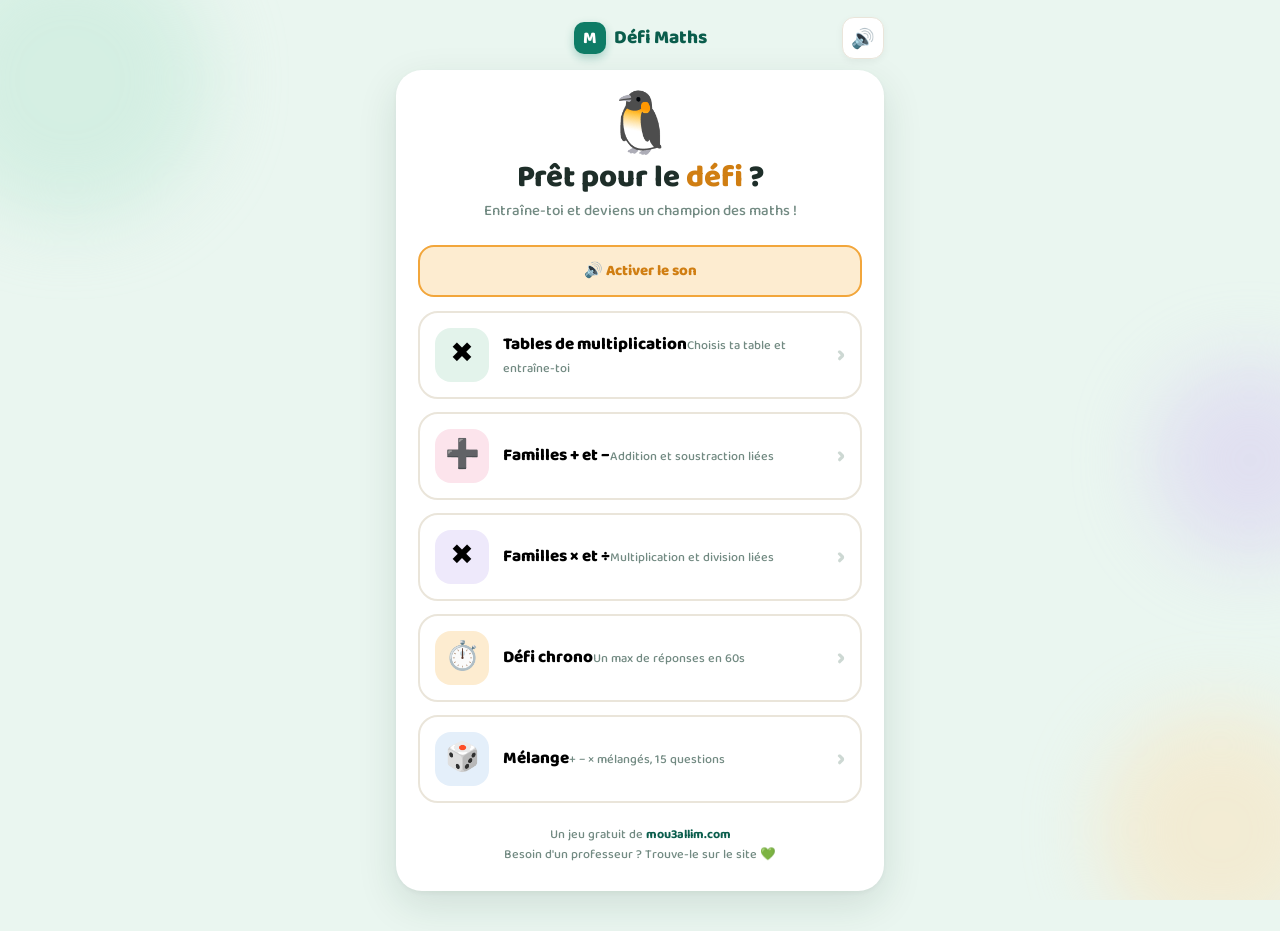
<file: jeu-maths-fr.html>
<!DOCTYPE html>
<html lang="fr">
<head>
<meta charset="UTF-8" />
<meta name="viewport" content="width=device-width, initial-scale=1.0, maximum-scale=1.0, user-scalable=no" />
<title>Mou3allim — Défi Maths</title>
<style>
  @import url('https://fonts.googleapis.com/css2?family=Baloo+2:wght@500;600;700;800&display=swap');
  :root{
    --teal:#0E7C66;--teal-d:#0A5D4C;--teal-l:#E3F3EB;
    --amber:#F2A63B;--amber-d:#D07E12;
    --coral:#F26D5B;--purple:#8B6DD6;--blue:#3F8FD6;--pink:#EC6A9C;
    --ink:#1E2E29;--muted:#728A82;--card:#FFFFFF;--line:#EAE5DA;
    --good:#1FA872;--bad:#EC5A44;
  }
  *{box-sizing:border-box;margin:0;padding:0;-webkit-tap-highlight-color:transparent;}
  html,body{height:100%;}
  body{
    font-family:'Baloo 2',system-ui,sans-serif;color:var(--ink);
    background:#EAF6F0;min-height:100%;overflow-x:hidden;position:relative;
  }
  /* animated soft blobs background */
  .bg{position:fixed;inset:0;z-index:0;overflow:hidden;pointer-events:none;}
  .blob{position:absolute;border-radius:50%;filter:blur(38px);opacity:.5;animation:float 14s ease-in-out infinite;}
  .blob.b1{width:280px;height:280px;background:#BFE8D6;top:-60px;left:-70px;}
  .blob.b2{width:240px;height:240px;background:#FBE2B8;bottom:-50px;right:-60px;animation-delay:-4s;}
  .blob.b3{width:200px;height:200px;background:#D8CBF2;top:40%;right:-70px;animation-delay:-8s;}
  @keyframes float{0%,100%{transform:translate(0,0) scale(1);}50%{transform:translate(20px,-24px) scale(1.08);}}

  .wrap{position:relative;z-index:1;max-width:520px;margin:0 auto;padding:16px 16px 40px;min-height:100vh;display:flex;flex-direction:column;}

  .brand{position:relative;display:flex;align-items:center;justify-content:center;gap:8px;margin:6px 0 16px;font-weight:800;font-size:19px;color:var(--teal-d);}
  .brand .m{width:32px;height:32px;border-radius:10px;background:var(--teal);color:#fff;display:grid;place-items:center;font-size:17px;box-shadow:0 4px 10px rgba(14,124,102,.3);}
  #muteBtn{position:absolute;right:0;background:var(--card);border:1px solid var(--line);border-radius:12px;width:42px;height:42px;font-size:19px;cursor:pointer;box-shadow:0 3px 8px rgba(0,0,0,.05);}
  #muteBtn:active{transform:scale(.92);}

  .card{background:var(--card);border-radius:26px;box-shadow:0 14px 40px rgba(20,60,45,.12),0 2px 6px rgba(20,60,45,.05);}

  /* HOME */
  .home{padding:26px 22px;text-align:center;}
  .mascot{font-size:60px;line-height:1;margin-bottom:6px;animation:bounce 2s ease-in-out infinite;display:inline-block;}
  @keyframes bounce{0%,100%{transform:translateY(0) rotate(-3deg);}50%{transform:translateY(-10px) rotate(3deg);}}
  .home h1{font-size:31px;font-weight:800;line-height:1.05;margin-bottom:4px;}
  .home h1 .em{color:var(--amber-d);}
  .home p{color:var(--muted);font-size:15px;margin-bottom:22px;font-weight:500;}
  .modes{display:grid;gap:13px;}
  .mode{
    display:flex;align-items:center;gap:14px;text-align:left;cursor:pointer;
    background:#fff;border:2.5px solid var(--line);border-radius:20px;padding:15px;transition:.15s;font-family:inherit;
  }
  .mode:active{transform:scale(.97);}
  .mode:hover{transform:translateY(-2px);box-shadow:0 8px 20px rgba(20,60,45,.1);}
  .mode.m1:hover{border-color:var(--teal);} .mode.m2:hover{border-color:var(--amber);}
  .mode.m3:hover{border-color:var(--purple);} .mode.m4:hover{border-color:var(--blue);}
  .mode .ico{width:54px;height:54px;border-radius:16px;display:grid;place-items:center;font-size:28px;flex-shrink:0;}
  .mode .t{font-weight:800;font-size:17px;}
  .mode .d{font-size:12.5px;color:var(--muted);margin-top:1px;font-weight:500;}
  .mode .go{margin-left:auto;font-size:24px;color:#CDD8D3;font-weight:800;}

  .picker{padding:22px;}
  .picker h2{text-align:center;font-size:23px;margin-bottom:2px;}
  .picker .sub{text-align:center;color:var(--muted);font-size:13px;margin-bottom:18px;font-weight:500;}
  .tgrid{display:grid;grid-template-columns:repeat(4,1fr);gap:11px;}
  .tbtn{aspect-ratio:1;border:none;border-radius:18px;background:var(--teal-l);color:var(--teal-d);
    font-family:inherit;font-weight:800;font-size:23px;cursor:pointer;transition:.12s;box-shadow:0 4px 0 #CDE7DB;}
  .tbtn:active{transform:translateY(3px);box-shadow:0 1px 0 #CDE7DB;}
  .tbtn:hover{background:var(--teal);color:#fff;box-shadow:0 4px 0 var(--teal-d);}
  .tbtn.all{grid-column:span 4;aspect-ratio:auto;padding:15px;background:var(--amber);color:#fff;font-size:18px;box-shadow:0 4px 0 var(--amber-d);}

  /* PLAY */
  .play{padding:20px;display:none;}
  .hud{display:flex;align-items:center;justify-content:space-between;margin-bottom:8px;}
  .hud .pill{background:var(--teal-l);border-radius:999px;padding:7px 14px;font-weight:700;font-size:14px;display:flex;align-items:center;gap:5px;}
  .hud .pill.streak{background:#FDECD0;color:var(--amber-d);}
  .progbar{height:10px;background:#EEF2F0;border-radius:999px;overflow:hidden;margin:10px 0 4px;}
  .progfill{height:100%;width:0;background:linear-gradient(90deg,var(--teal),var(--amber));border-radius:999px;transition:width .35s;}
  .timer{text-align:center;font-size:14px;color:var(--muted);height:20px;margin-bottom:4px;font-weight:700;}
  .timer.low{color:var(--bad);animation:pulse .5s infinite;}
  @keyframes pulse{50%{opacity:.5;}}

  .qcard{background:linear-gradient(135deg,#F7FCFA,#EFF8F3);border-radius:20px;padding:22px 12px;margin:14px 0;text-align:center;border:2px solid #E4F1EA;}
  .q{font-weight:800;font-size:clamp(42px,13vw,60px);letter-spacing:1px;transition:transform .12s;}
  .q.pop{transform:scale(1.1);}
  .q .blank{color:var(--amber-d);background:#FDECD0;border-radius:12px;padding:0 14px;}
  .qhint{font-size:13px;color:var(--muted);font-weight:600;margin-top:6px;height:16px;}

  .answer{text-align:center;font-size:38px;font-weight:800;min-height:50px;color:var(--teal-d);
    letter-spacing:2px;margin:0 auto 12px;}
  .answer.correct{color:var(--good);} .answer.wrong{color:var(--bad);animation:shake .35s;}
  @keyframes shake{0%,100%{transform:translateX(0);}25%{transform:translateX(-9px);}75%{transform:translateX(9px);}}
  .caret{display:inline-block;width:3px;height:34px;background:var(--teal);vertical-align:middle;animation:blink 1s step-end infinite;margin-left:2px;}
  @keyframes blink{50%{opacity:0;}}

  .pad{display:grid;grid-template-columns:repeat(3,1fr);gap:11px;margin-top:4px;}
  .key{border:none;border-radius:18px;background:#fff;border:2px solid var(--line);
    font-family:inherit;font-weight:800;font-size:27px;padding:16px 0;cursor:pointer;transition:.08s;color:var(--ink);
    box-shadow:0 4px 0 var(--line);}
  .key:active{transform:translateY(4px);box-shadow:0 0 0 var(--line);background:var(--teal-l);}
  .key.act{background:var(--good);color:#fff;border-color:var(--good);box-shadow:0 4px 0 #178A5C;}
  .key.del{background:#FDEBE7;color:var(--bad);border-color:#F7D3CB;box-shadow:0 4px 0 #F3C0B5;}

  .feedback{text-align:center;height:26px;font-weight:700;font-size:16px;margin-top:12px;}
  .feedback.good{color:var(--good);} .feedback.bad{color:var(--bad);}

  /* RESULT */
  .result{padding:28px 22px;text-align:center;display:none;}
  .result .big{font-size:70px;margin-bottom:4px;animation:pop .5s;}
  @keyframes pop{0%{transform:scale(0);}70%{transform:scale(1.2);}100%{transform:scale(1);}}
  .result h2{font-size:28px;margin-bottom:2px;}
  .result .score{font-size:15px;color:var(--muted);margin-bottom:6px;font-weight:600;}
  .stars{font-size:38px;letter-spacing:8px;margin:8px 0 18px;color:var(--amber);}
  .result .msg{background:var(--teal-l);color:var(--teal-d);border-radius:16px;padding:13px;font-size:14.5px;font-weight:600;margin-bottom:18px;}
  .btnrow{display:flex;gap:11px;}
  .btn{flex:1;border:none;border-radius:18px;padding:16px;font-family:inherit;font-weight:800;font-size:16px;cursor:pointer;transition:.1s;}
  .btn:active{transform:scale(.96);}
  .btn-primary{background:var(--teal);color:#fff;box-shadow:0 5px 0 var(--teal-d);}
  .btn-primary:active{transform:translateY(4px);box-shadow:0 1px 0 var(--teal-d);}
  .btn-ghost{background:#EEF2F0;color:var(--ink);box-shadow:0 5px 0 #DBE3DF;}
  .btn-ghost:active{transform:translateY(4px);box-shadow:0 1px 0 #DBE3DF;}

  .back{background:none;border:none;color:var(--muted);font-family:inherit;font-size:15px;cursor:pointer;padding:8px;font-weight:700;}

  .foot{text-align:center;margin-top:auto;padding-top:22px;color:var(--muted);font-size:12.5px;font-weight:500;}
  .foot a{color:var(--teal-d);font-weight:700;text-decoration:none;}

  .burst{position:fixed;pointer-events:none;font-size:24px;animation:fly 1s ease-out forwards;z-index:60;}
  @keyframes fly{0%{opacity:1;transform:translateY(0) scale(.6) rotate(0);}100%{opacity:0;transform:translateY(-110px) scale(1.5) rotate(30deg);}}
</style>
</head>
<body>
<div class="bg"><div class="blob b1"></div><div class="blob b2"></div><div class="blob b3"></div></div>
<div class="wrap">
  <div class="brand"><span class="m">M</span> Défi Maths
    <button id="muteBtn" title="Son">🔊</button>
  </div>

  <!-- HOME -->
  <div class="card home" id="home">
    <div class="mascot">🐧</div>
    <h1>Prêt pour le <span class="em">défi</span> ?</h1>
    <p>Entraîne-toi et deviens un champion des maths !</p>
    <button id="enableSound" style="width:100%;margin-bottom:14px;background:#FDECD0;color:#D07E12;border:2px solid #F2A63B;border-radius:16px;padding:12px;font-family:inherit;font-weight:800;font-size:15px;cursor:pointer;">🔊 Activer le son</button>
    <div class="modes">
      <button class="mode m1" data-mode="tables">
        <span class="ico" style="background:#E3F3EB;">✖️</span>
        <span><span class="t">Tables de multiplication</span><span class="d">Choisis ta table et entraîne-toi</span></span>
        <span class="go">›</span>
      </button>
      <button class="mode m3" data-mode="familyAdd">
        <span class="ico" style="background:#FCE4EC;">➕</span>
        <span><span class="t">Familles + et −</span><span class="d">Addition et soustraction liées</span></span>
        <span class="go">›</span>
      </button>
      <button class="mode m3" data-mode="family">
        <span class="ico" style="background:#EEE9FB;">✖️</span>
        <span><span class="t">Familles × et ÷</span><span class="d">Multiplication et division liées</span></span>
        <span class="go">›</span>
      </button>
      <button class="mode m2" data-mode="rush">
        <span class="ico" style="background:#FDECD0;">⏱️</span>
        <span><span class="t">Défi chrono</span><span class="d">Un max de réponses en 60s</span></span>
        <span class="go">›</span>
      </button>
      <button class="mode m4" data-mode="mixed">
        <span class="ico" style="background:#E4EFFA;">🎲</span>
        <span><span class="t">Mélange</span><span class="d">+ − × mélangés, 15 questions</span></span>
        <span class="go">›</span>
      </button>
    </div>
    <div class="foot">
      Un jeu gratuit de <a href="https://mou3allim.com" target="_blank">mou3allim.com</a><br>
      Besoin d'un professeur ? Trouve-le sur le site 💚
    </div>
  </div>

  <!-- TABLE PICKER -->
  <div class="card picker" id="picker" style="display:none;">
    <h2>Quelle table ? ✖️</h2>
    <div class="sub">Choisis une table à réviser</div>
    <div class="tgrid" id="tgrid"></div>
    <div style="margin-top:16px;text-align:center;"><button class="back" id="pickBack">‹ Retour</button></div>
  </div>

  <!-- PLAY -->
  <div class="card play" id="play">
    <div class="hud">
      <button class="back" id="playBack" style="font-size:22px;padding:4px 8px;">‹</button>
      <div class="pill">⭐ <span id="scoreVal">0</span></div>
      <div class="pill streak">🔥 <span id="streakVal">0</span></div>
    </div>
    <div class="progbar"><div class="progfill" id="progfill"></div></div>
    <div class="timer" id="timer"></div>
    <div class="qcard">
      <div class="q" id="question">3 × 4</div>
      <div class="qhint" id="qhint"></div>
    </div>
    <div class="answer" id="answer"></div>
    <div class="feedback" id="feedback"></div>
    <div class="pad" id="pad"></div>
  </div>

  <!-- RESULT -->
  <div class="card result" id="result">
    <div class="big" id="resEmoji">🏆</div>
    <h2 id="resTitle">Bravo !</h2>
    <div class="score" id="resScore"></div>
    <div class="stars" id="resStars"></div>
    <div class="msg" id="resMsg"></div>
    <div class="btnrow">
      <button class="btn btn-ghost" id="resHome">Menu</button>
      <button class="btn btn-primary" id="resAgain">Rejouer 🔄</button>
    </div>
    <div class="foot" style="margin-top:20px;">
      Envie de progresser encore plus vite ?<br>
      <a href="https://mou3allim.com" target="_blank">Trouve un professeur sur mou3allim.com →</a>
    </div>
  </div>
</div>

<script>
  // ---------- sound (embedded WAV, iOS-reliable) ----------
  let muted=false, audioUnlocked=false;
  const SND={};
  const SND_DATA={
    tap:'[data-uri]',
    correct:'[data-uri]',
    streak:'[data-uri]',
    wrong:'[data-uri]',
    win:'[data-uri]',
    lose:'[data-uri]',
  };
  Object.keys(SND_DATA).forEach(k=>{ const a=new Audio(SND_DATA[k]); a.preload='auto'; SND[k]=a; });
  function playSnd(name){ if(muted||!SND[name])return; try{ const a=SND[name]; a.currentTime=0; a.play().catch(()=>{}); }catch(e){} }
  const sfx={ tap(){playSnd('tap');}, correct(){playSnd('correct');}, streak(){playSnd('streak');},
    wrong(){playSnd('wrong');}, win(){playSnd('win');}, lose(){playSnd('lose');} };
  // Unlock all audio on first user gesture (iOS): play+pause each element muted-briefly.
  function unlockAudio(){ if(audioUnlocked)return; audioUnlocked=true;
    Object.values(SND).forEach(a=>{ try{ a.play().then(()=>{a.pause();a.currentTime=0;}).catch(()=>{}); }catch(e){} }); }
  document.addEventListener('touchend',unlockAudio,false);
  document.addEventListener('click',unlockAudio,false);
  const muteBtn=document.getElementById('muteBtn');
  muteBtn.addEventListener('click',(e)=>{ e.stopPropagation(); muted=!muted; muteBtn.textContent=muted?'🔇':'🔊'; unlockAudio(); });
  const enableSoundBtn=document.getElementById('enableSound');
  if(enableSoundBtn){ enableSoundBtn.addEventListener('click',(e)=>{ e.stopPropagation(); unlockAudio(); setTimeout(()=>playSnd('correct'),120); enableSoundBtn.textContent='🔊 Son activé ✓'; enableSoundBtn.style.background='#E4F7EE'; enableSoundBtn.style.color='#1FA872'; enableSoundBtn.style.borderColor='#1FA872'; setTimeout(()=>{enableSoundBtn.style.display='none';},900); }); }


  // ---------- state ----------
  const screens={home:document.getElementById('home'),picker:document.getElementById('picker'),
                 play:document.getElementById('play'),result:document.getElementById('result')};
  function show(name){Object.values(screens).forEach(s=>s.style.display='none');screens[name].style.display='block';}

  let mode='tables', table=2, score=0, streak=0, bestStreak=0, qIndex=0, totalQ=10;
  let current={text:'',ans:0}, typed='', locked=false;
  let timeLeft=0, timerId=null, answered=0, randomTables=false;

  // ---------- pad ----------
  const pad=document.getElementById('pad');
  ['1','2','3','4','5','6','7','8','9','del','0','ok'].forEach(k=>{
    const b=document.createElement('button');b.className='key';
    if(k==='del'){b.classList.add('del');b.textContent='⌫';}
    else if(k==='ok'){b.classList.add('act');b.textContent='✓';}
    else b.textContent=k;
    b.addEventListener('click',()=>press(k));pad.appendChild(b);
  });

  // ---------- question generators ----------
  function genTables(){ if(randomTables)table=Math.floor(Math.random()*9)+2;
    const b=Math.floor(Math.random()*10)+1; current={text:`${table} × ${b}`,ans:table*b,hint:''}; }
  function genMixed(){
    const ops=['+','−','×'],op=ops[Math.floor(Math.random()*3)];let a,b;
    if(op==='×'){a=Math.floor(Math.random()*9)+2;b=Math.floor(Math.random()*9)+2;current={text:`${a} × ${b}`,ans:a*b,hint:''};}
    else if(op==='+'){a=Math.floor(Math.random()*40)+5;b=Math.floor(Math.random()*40)+5;current={text:`${a} + ${b}`,ans:a+b,hint:''};}
    else{a=Math.floor(Math.random()*40)+20;b=Math.floor(Math.random()*a);current={text:`${a} − ${b}`,ans:a-b,hint:''};}
  }
  function genRush(){
    const r=Math.random();
    if(r<0.5){const a=Math.floor(Math.random()*9)+2,b=Math.floor(Math.random()*9)+2;current={text:`${a} × ${b}`,ans:a*b,hint:''};}
    else if(r<0.8){const a=Math.floor(Math.random()*30)+5,b=Math.floor(Math.random()*30)+5;current={text:`${a} + ${b}`,ans:a+b,hint:''};}
    else{const a=Math.floor(Math.random()*30)+15,b=Math.floor(Math.random()*a);current={text:`${a} − ${b}`,ans:a-b,hint:''};}
  }
  // multiplication/division fact families
  function genFamily(){
    const a=Math.floor(Math.random()*8)+2, b=Math.floor(Math.random()*8)+2, c=a*b;
    const forms=[
      {text:`${a} × ${b} = <span class="blank">?</span>`, ans:c},
      {text:`${b} × ${a} = <span class="blank">?</span>`, ans:c},
      {text:`${c} ÷ ${a} = <span class="blank">?</span>`, ans:b},
      {text:`${c} ÷ ${b} = <span class="blank">?</span>`, ans:a},
    ];
    const pick=forms[Math.floor(Math.random()*forms.length)];
    current={text:pick.text, ans:pick.ans, hint:`Famille : ${a}, ${b}, ${c}`, html:true};
  }
  // addition/subtraction fact families
  function genFamilyAdd(){
    const a=Math.floor(Math.random()*9)+2, b=Math.floor(Math.random()*9)+2, c=a+b;
    const forms=[
      {text:`${a} + ${b} = <span class="blank">?</span>`, ans:c},
      {text:`${b} + ${a} = <span class="blank">?</span>`, ans:c},
      {text:`${c} − ${a} = <span class="blank">?</span>`, ans:b},
      {text:`${c} − ${b} = <span class="blank">?</span>`, ans:a},
    ];
    const pick=forms[Math.floor(Math.random()*forms.length)];
    current={text:pick.text, ans:pick.ans, hint:`Famille : ${a}, ${b}, ${c}`, html:true};
  }

  function nextQuestion(){
    if(mode==='tables')genTables();
    else if(mode==='mixed')genMixed();
    else if(mode==='family')genFamily();
    else if(mode==='familyAdd')genFamilyAdd();
    else genRush();
    typed='';locked=false;
    const q=document.getElementById('question');
    if(current.html)q.innerHTML=current.text; else q.textContent=current.text;
    q.classList.add('pop');setTimeout(()=>q.classList.remove('pop'),120);
    document.getElementById('qhint').textContent=current.hint||'';
    renderAnswer();
    document.getElementById('feedback').textContent='';
    document.getElementById('answer').className='answer';
  }
  function renderAnswer(){
    const el=document.getElementById('answer');
    el.innerHTML = typed ? typed+'<span class="caret"></span>' : '<span class="caret"></span>';
  }

  function press(k){
    if(locked)return; sfx.tap();
    if(k==='del'){typed=typed.slice(0,-1);renderAnswer();return;}
    if(k==='ok'){submit();return;}
    if(typed.length<4){typed+=k;renderAnswer();}
  }

  function submit(){
    if(typed===''||locked)return; locked=true;
    const ansEl=document.getElementById('answer'),fb=document.getElementById('feedback');
    ansEl.innerHTML=typed;
    if(parseInt(typed,10)===current.ans){
      ansEl.classList.add('correct'); sfx.correct();
      score+=(mode==='rush')?1:10; streak++; if(streak>bestStreak)bestStreak=streak; answered++;
      document.getElementById('scoreVal').textContent=score;
      document.getElementById('streakVal').textContent=streak;
      fb.textContent=streak>=3?pickPraise()+` x${streak}!`:pickPraise(); fb.className='feedback good';
      burst('⭐'); if(streak>0&&streak%5===0){burst('🎉');burst('🔥');sfx.streak();}
      setTimeout(advance,480);
    }else{
      ansEl.classList.add('wrong'); sfx.wrong(); streak=0;
      document.getElementById('streakVal').textContent=0;
      fb.textContent=wrongMessage(parseInt(typed,10),current.ans); fb.className='feedback bad';
      setTimeout(()=>{if(mode!=='rush'){qIndex++;updateProg();}nextQuestion();},1300);
    }
  }
  function advance(){
    if(mode==='rush'){nextQuestion();return;}
    qIndex++;updateProg();
    if(qIndex>=totalQ)finish();else nextQuestion();
  }
  function updateProg(){if(mode==='rush')return;
    document.getElementById('progfill').style.width=Math.min(100,(qIndex/totalQ)*100)+'%';}

  const praises=['Bravo !','Super !','Génial !','Excellent !','Parfait !','Bien joué !','Top !','Waouh !'];
  function pickPraise(){return praises[Math.floor(Math.random()*praises.length)];}
  function wrongMessage(given,answer){
    const d=Math.abs(given-answer);
    if(d<=2)return `Presque ! C'était ${answer}`;
    if(d<=5)return `Pas loin ! La réponse : ${answer}`;
    if(d<=15)return `Réessaie ! La réponse : ${answer}`;
    return `La bonne réponse : ${answer}`;
  }
  function burst(emoji){const el=document.createElement('div');el.className='burst';el.textContent=emoji;
    el.style.left=(38+Math.random()*44)+'%';el.style.top='42%';document.body.appendChild(el);setTimeout(()=>el.remove(),1000);}

  function startTimer(){
    timeLeft=60;const tEl=document.getElementById('timer');
    tEl.textContent=`⏱️ ${timeLeft}s`;tEl.classList.remove('low');
    timerId=setInterval(()=>{timeLeft--;tEl.textContent=`⏱️ ${timeLeft}s`;
      if(timeLeft<=10)tEl.classList.add('low');
      if(timeLeft<=0){clearInterval(timerId);finish();}},1000);
  }

  function startGame(m){
    mode=m;score=0;streak=0;bestStreak=0;qIndex=0;answered=0;
    document.getElementById('scoreVal').textContent=0;document.getElementById('streakVal').textContent=0;
    document.getElementById('progfill').style.width='0';document.getElementById('timer').textContent='';
    if(timerId){clearInterval(timerId);timerId=null;}
    if(m==='tables')totalQ=10; else if(m==='mixed')totalQ=15; else if(m==='family'||m==='familyAdd')totalQ=12;
    else if(m==='rush')startTimer();
    show('play');nextQuestion();updateProg();
  }

  function finish(){
    if(timerId){clearInterval(timerId);timerId=null;}
    show('result');
    let stars,emoji,title,msg;
    if(mode==='rush'){
      document.getElementById('resScore').textContent=`${answered} bonnes réponses · série max 🔥 ${bestStreak}`;
      stars=answered>=25?3:answered>=15?2:1;
    }else{
      const pct=score/(totalQ*10);
      document.getElementById('resScore').textContent=`${score} points · série max 🔥 ${bestStreak}`;
      stars=pct>=0.9?3:pct>=0.6?2:1;
    }
    document.getElementById('resStars').textContent='★★★'.slice(0,stars)+'☆☆☆'.slice(0,3-stars);
    if(stars===3){emoji='🏆';title='Champion !';msg='Incroyable ! Tu maîtrises. Continue comme ça 💪';sfx.win();}
    else if(stars===2){emoji='🎉';title='Très bien !';msg='Bravo ! Encore un peu d\'entraînement et c\'est parfait.';sfx.win();}
    else{emoji='💪';title='Bon effort !';msg='Continue à t\'entraîner, tu vas y arriver ! Un prof peut t\'aider à progresser vite.';sfx.lose();}
    document.getElementById('resEmoji').textContent=emoji;
    document.getElementById('resTitle').textContent=title;
    document.getElementById('resMsg').textContent=msg;
  }

  // navigation
  document.querySelectorAll('.mode').forEach(btn=>{
    btn.addEventListener('click',()=>{
      randomTables=false;
      const m=btn.dataset.mode;
      if(m==='tables'){buildPicker();show('picker');} else startGame(m);
    });
  });
  function buildPicker(){
    const g=document.getElementById('tgrid');g.innerHTML='';
    for(let i=1;i<=10;i++){const b=document.createElement('button');b.className='tbtn';b.textContent=i;
      b.addEventListener('click',()=>{table=i;randomTables=false;startGame('tables');});g.appendChild(b);}
    const rnd=document.createElement('button');rnd.className='tbtn all';rnd.textContent='🎲 Tables mélangées';
    rnd.addEventListener('click',()=>{randomTables=true;startGame('tables');totalQ=12;});g.appendChild(rnd);
  }
  document.getElementById('pickBack').addEventListener('click',()=>show('home'));
  document.getElementById('playBack').addEventListener('click',()=>{if(timerId){clearInterval(timerId);timerId=null;}show('home');});
  document.getElementById('resHome').addEventListener('click',()=>show('home'));
  document.getElementById('resAgain').addEventListener('click',()=>startGame(mode));

  document.addEventListener('keydown',e=>{
    if(screens.play.style.display!=='block')return;
    if(e.key>='0'&&e.key<='9')press(e.key);
    else if(e.key==='Backspace')press('del');
    else if(e.key==='Enter')press('ok');
  });

  show('home');
</script>
</body>
</html>
</file>
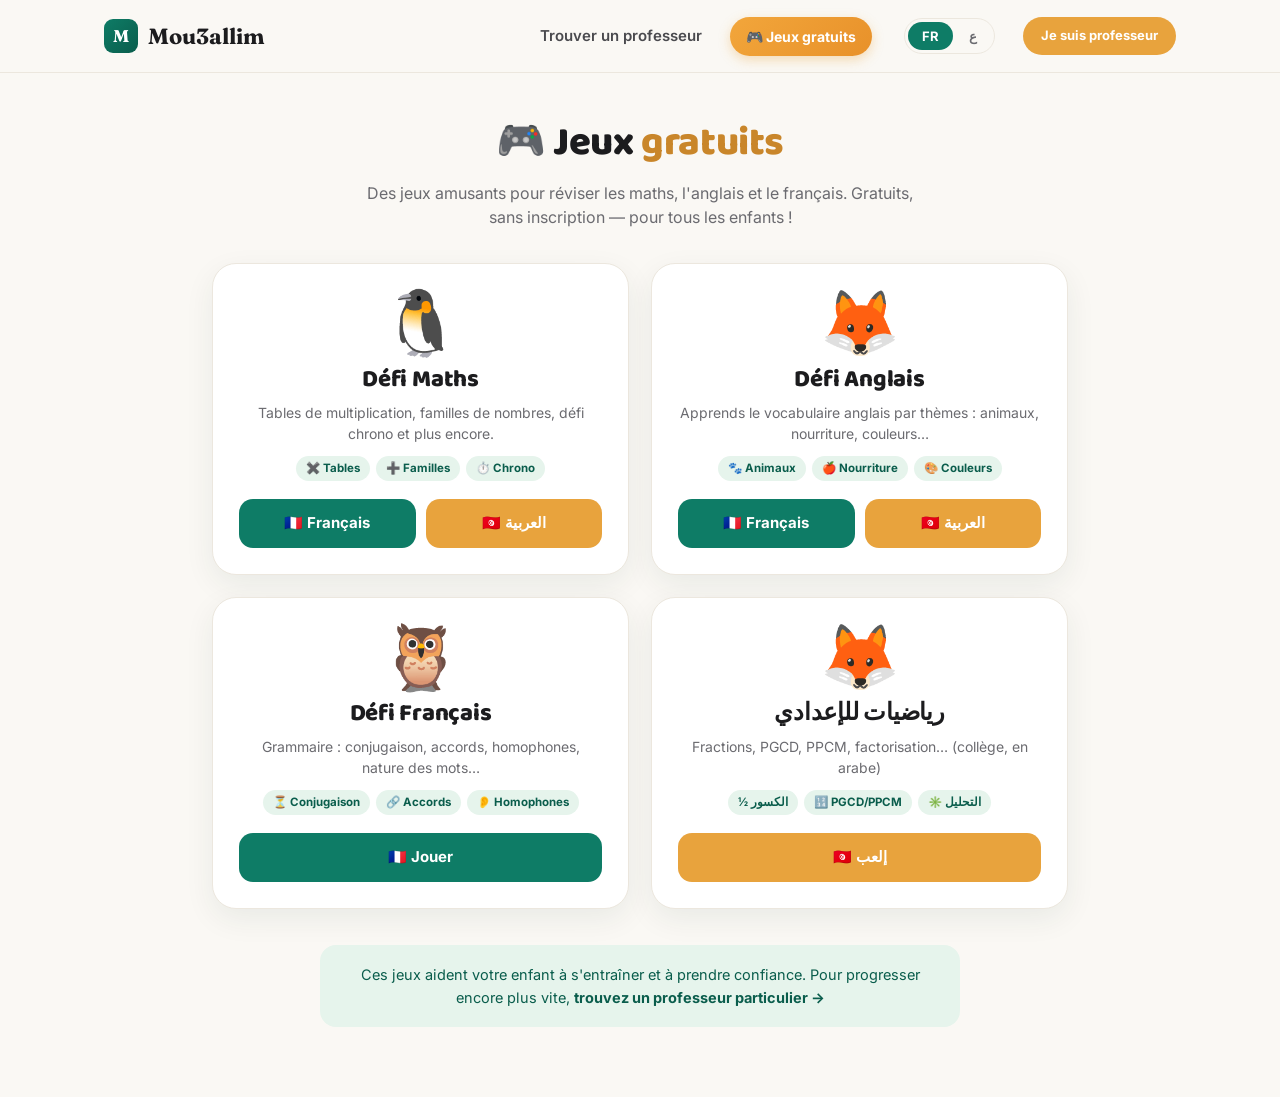
<file: jeux.html>
<!DOCTYPE html>
<html lang="fr">
<head>
<meta charset="UTF-8" />
<meta name="viewport" content="width=device-width, initial-scale=1.0" />
<title>Jeux gratuits — Mou3allim</title>
<link rel="stylesheet" href="src/style.css" />
<style>
  @import url('https://fonts.googleapis.com/css2?family=Baloo+2:wght@600;700;800&display=swap');
  .games-hero{max-width:900px;margin:0 auto;padding:40px 22px 10px;text-align:center;}
  .games-hero h1{font-family:'Baloo 2',sans-serif;font-size:clamp(28px,6vw,40px);font-weight:800;margin-bottom:8px;}
  .games-hero h1 .hl{color:var(--amber-dark);}
  .games-hero p{color:var(--muted);font-size:16px;max-width:560px;margin:0 auto;}
  .games-wrap{max-width:900px;margin:0 auto;padding:24px 22px 70px;}
  .game-grid{display:grid;grid-template-columns:repeat(auto-fit,minmax(280px,1fr));gap:22px;}
  .gcard{
    background:var(--card);border:1px solid var(--border);border-radius:24px;padding:26px;
    box-shadow:0 10px 30px rgba(20,50,40,.07);transition:.15s;text-align:center;
  }
  .gcard:hover{transform:translateY(-3px);box-shadow:0 16px 40px rgba(20,50,40,.12);}
  .gcard .emoji{font-size:64px;line-height:1;margin-bottom:8px;}
  .gcard h2{font-family:'Baloo 2',sans-serif;font-size:24px;font-weight:800;margin-bottom:4px;}
  .gcard .desc{color:var(--muted);font-size:14px;margin-bottom:6px;line-height:1.5;}
  .gcard .tags{display:flex;flex-wrap:wrap;gap:6px;justify-content:center;margin:12px 0 18px;}
  .gcard .tag{background:var(--teal-tint);color:var(--teal-dark);font-size:11.5px;font-weight:700;border-radius:999px;padding:4px 10px;}
  .lang-btns{display:flex;gap:10px;}
  .lang-btns a{
    flex:1;display:flex;align-items:center;justify-content:center;gap:7px;text-decoration:none;
    padding:13px;border-radius:14px;font-weight:700;font-size:15px;transition:.12s;
  }
  .lang-btns a:active{transform:scale(.96);}
  .lang-fr{background:var(--teal);color:#fff;}
  .lang-fr:hover{background:var(--teal-dark);}
  .lang-ar{background:var(--amber);color:#fff;}
  .lang-ar:hover{background:var(--amber-dark);}

  .games-note{max-width:640px;margin:36px auto 0;text-align:center;background:var(--teal-tint);
    border-radius:16px;padding:18px 20px;color:var(--teal-dark);font-size:14.5px;line-height:1.6;}
  .games-note a{color:var(--teal-dark);font-weight:700;}
</style>
</head>
<body>

<div id="nav-root"></div>

<div class="games-hero">
  <h1>🎮 Jeux <span class="hl">gratuits</span></h1>
  <p>Des jeux amusants pour réviser les maths, l'anglais et le français. Gratuits, sans inscription — pour tous les enfants !</p>
</div>

<div class="games-wrap">
  <div class="game-grid">

    <div class="gcard">
      <div class="emoji">🐧</div>
      <h2>Défi Maths</h2>
      <div class="desc">Tables de multiplication, familles de nombres, défi chrono et plus encore.</div>
      <div class="tags">
        <span class="tag">✖️ Tables</span>
        <span class="tag">➕ Familles</span>
        <span class="tag">⏱️ Chrono</span>
      </div>
      <div class="lang-btns">
        <a class="lang-fr" href="jeu-maths-fr.html">🇫🇷 Français</a>
        <a class="lang-ar" href="jeu-maths-ar.html">🇹🇳 العربية</a>
      </div>
    </div>

    <div class="gcard">
      <div class="emoji">🦊</div>
      <h2>Défi Anglais</h2>
      <div class="desc">Apprends le vocabulaire anglais par thèmes : animaux, nourriture, couleurs…</div>
      <div class="tags">
        <span class="tag">🐾 Animaux</span>
        <span class="tag">🍎 Nourriture</span>
        <span class="tag">🎨 Couleurs</span>
      </div>
      <div class="lang-btns">
        <a class="lang-fr" href="jeu-anglais-fr.html">🇫🇷 Français</a>
        <a class="lang-ar" href="jeu-anglais-ar.html">🇹🇳 العربية</a>
      </div>
    </div>

    <div class="gcard">
      <div class="emoji">🦉</div>
      <h2>Défi Français</h2>
      <div class="desc">Grammaire : conjugaison, accords, homophones, nature des mots…</div>
      <div class="tags">
        <span class="tag">⏳ Conjugaison</span>
        <span class="tag">🔗 Accords</span>
        <span class="tag">👂 Homophones</span>
      </div>
      <div class="lang-btns">
        <a class="lang-fr" href="jeu-francais.html" style="flex:1;">🇫🇷 Jouer</a>
      </div>
    </div>

    <div class="gcard">
      <div class="emoji">🦊</div>
      <h2>رياضيات للإعدادي</h2>
      <div class="desc">Fractions, PGCD, PPCM, factorisation… (collège, en arabe)</div>
      <div class="tags">
        <span class="tag">½ الكسور</span>
        <span class="tag">🔢 PGCD/PPCM</span>
        <span class="tag">✳️ التحليل</span>
      </div>
      <div class="lang-btns">
        <a class="lang-ar" href="jeu-math-college-ar.html" style="flex:1;">🇹🇳 إلعب</a>
      </div>
    </div>

  </div>

  <div class="games-note">
    Ces jeux aident votre enfant à s'entraîner et à prendre confiance.
    Pour progresser encore plus vite, <a href="search.html">trouvez un professeur particulier →</a>
  </div>
</div>

<script src="src/api.js"></script>
<script src="src/i18n.js"></script>
<script src="src/nav.js"></script>
<script>renderNav('jeux');</script>
</body>
</html>
</file>
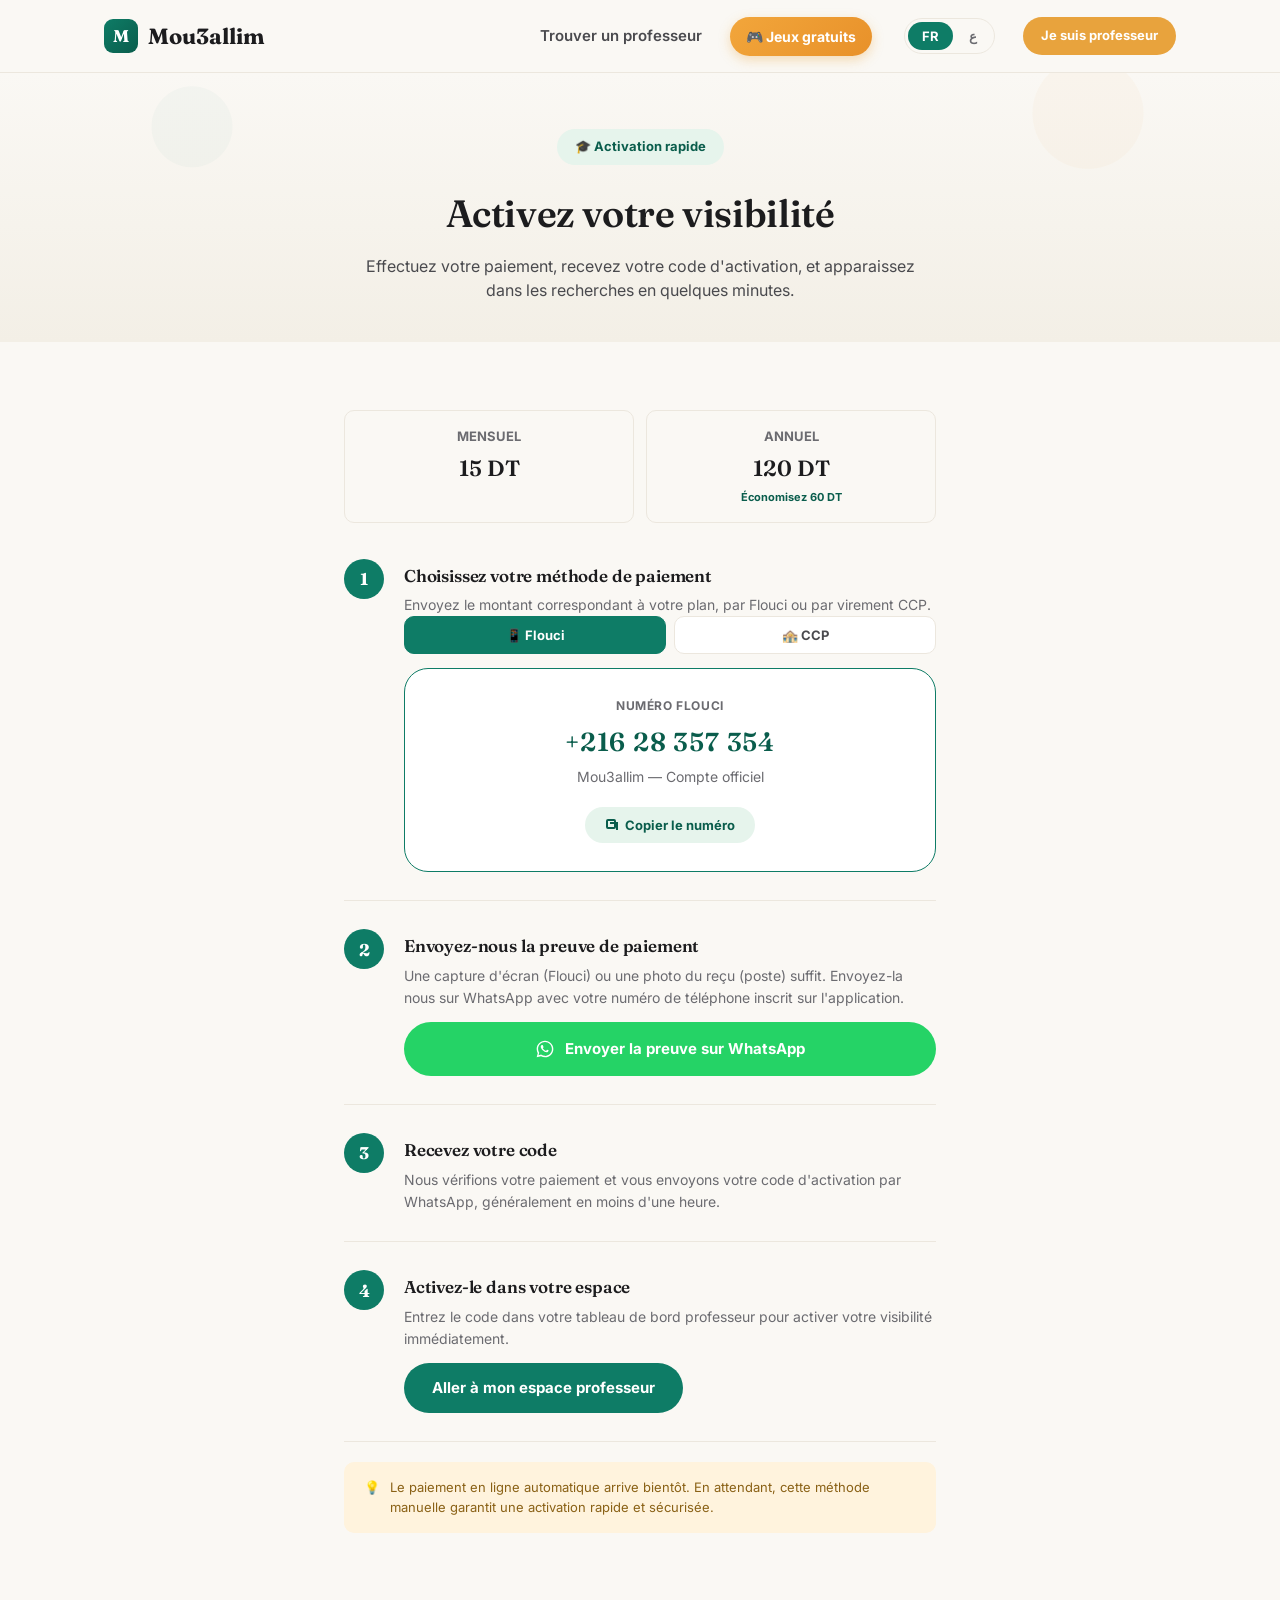
<file: payment.html>
<!DOCTYPE html>
<html lang="fr">
<head>
<meta charset="UTF-8" />
<meta name="viewport" content="width=device-width, initial-scale=1.0" />
<title>Activer mon abonnement — Mou3allim</title>
<link rel="stylesheet" href="src/style.css" />
<style>
  .pay-hero {
    padding: 56px 24px 40px;
    background: linear-gradient(180deg, #FAF8F4 0%, #F3EFE6 100%);
    text-align: center;
    position: relative;
    overflow: hidden;
  }
  .pay-hero .tile-bg {
    position: absolute; inset: 0; opacity: 0.5; pointer-events: none;
    background-image:
      radial-gradient(circle at 15% 20%, rgba(14,124,102,0.06) 0, rgba(14,124,102,0.06) 40px, transparent 41px),
      radial-gradient(circle at 85% 15%, rgba(232,163,61,0.08) 0, rgba(232,163,61,0.08) 55px, transparent 56px);
  }
  .pay-hero-inner { position: relative; z-index: 2; max-width: 560px; margin: 0 auto; }
  .pay-hero .eyebrow {
    display: inline-flex; align-items: center; gap: 8px;
    background: var(--teal-tint); color: var(--teal-dark);
    padding: 8px 18px; border-radius: 999px; font-size: 13px; font-weight: 700;
    margin-bottom: 20px;
  }
  .pay-hero h1 { font-size: 38px; margin-bottom: 12px; }
  .pay-hero p.lede { font-size: 16px; color: var(--ink-soft); }

  .pay-wrap { max-width: 640px; margin: 0 auto; padding: 48px 24px 80px; }

  .pay-step {
    display: flex; gap: 20px; padding: 28px 0;
    border-bottom: 1px solid var(--border);
  }
  .pay-step:last-of-type { border-bottom: none; }
  .pay-step-num {
    flex-shrink: 0; width: 40px; height: 40px; border-radius: 50%;
    background: var(--teal); color: white; display: flex; align-items: center; justify-content: center;
    font-family: 'Fraunces', serif; font-weight: 700; font-size: 17px;
  }
  .pay-step-content { flex: 1; padding-top: 4px; }
  .pay-step-content h3 { font-size: 17px; margin-bottom: 6px; }
  .pay-step-content p { color: var(--muted); font-size: 14px; line-height: 1.6; }

  .method-tabs { display: flex; gap: 8px; margin-bottom: 14px; }
  .method-tab {
    flex: 1; padding: 10px; text-align: center; border-radius: 10px; border: 1.5px solid var(--border);
    background: var(--card); font-size: 13px; font-weight: 700; color: var(--ink-soft); cursor: pointer;
  }
  .method-tab.active { background: var(--teal); border-color: var(--teal); color: white; }

  .method-panel { display: none; }
  .method-panel.active { display: block; }

  .flouci-card {
    background: var(--card); border: 1.5px solid var(--teal); border-radius: var(--radius-lg);
    padding: 28px; margin-top: 4px; text-align: center;
  }
  .flouci-card .flouci-label {
    font-size: 12px; font-weight: 700; color: var(--muted); text-transform: uppercase;
    letter-spacing: 0.05em; margin-bottom: 8px;
  }
  .flouci-card .flouci-number {
    font-family: 'Fraunces', serif; font-size: 26px; font-weight: 600; color: var(--teal-dark);
    letter-spacing: 0.03em; margin-bottom: 4px; word-break: break-word;
  }
  .flouci-card .flouci-name { font-size: 14px; color: var(--muted); margin-bottom: 20px; }
  .copy-btn {
    display: inline-flex; align-items: center; gap: 6px;
    background: var(--teal-tint); color: var(--teal-dark); border: none;
    padding: 10px 20px; border-radius: 999px; font-weight: 700; font-size: 13px;
  }
  .copy-btn.copied { background: var(--teal); color: white; }

  .price-options { display: flex; gap: 12px; margin-top: 20px; }
  .price-option {
    flex: 1; background: var(--sand); border: 1.5px solid var(--border); border-radius: var(--radius-sm);
    padding: 16px; text-align: center;
  }
  .price-option .plan-name { font-size: 13px; font-weight: 700; color: var(--muted); text-transform: uppercase; margin-bottom: 6px; }
  .price-option .plan-price { font-family: 'Fraunces', serif; font-size: 22px; font-weight: 600; color: var(--ink); }
  .price-option .plan-note { font-size: 11px; color: var(--teal-dark); font-weight: 700; margin-top: 4px; }

  .whatsapp-btn {
    display: flex; align-items: center; justify-content: center; gap: 10px;
    background: #25D366; color: white; padding: 16px; border-radius: 999px;
    font-weight: 700; font-size: 15px; margin-top: 12px;
  }
  .whatsapp-btn:hover { background: #1fb956; }

  .note-box {
    background: #FFF3DD; border-radius: var(--radius-sm); padding: 16px 20px;
    font-size: 13px; color: #8A6116; margin-top: 20px; display: flex; gap: 10px; align-items: flex-start;
  }

  @media (max-width: 640px) {
    .pay-hero h1 { font-size: 28px; }
    .pay-step { gap: 14px; }
    .price-options { flex-direction: column; }
  }
</style>
</head>
<body>

<div id="nav-root"></div>

<section class="pay-hero">
  <div class="tile-bg"></div>
  <div class="pay-hero-inner">
    <span class="eyebrow" data-i18n="pay_eyebrow">🎓 Activation rapide</span>
    <h1 class="display" data-i18n="pay_title">Activez votre visibilité</h1>
    <p class="lede" data-i18n="pay_lede">Effectuez votre paiement, recevez votre code d'activation, et apparaissez dans les recherches en quelques minutes.</p>
  </div>
</section>

<div class="pay-wrap">

  <div class="price-options">
    <div class="price-option">
      <div class="plan-name" data-i18n="pay_monthly">Mensuel</div>
      <div class="plan-price">15 DT</div>
    </div>
    <div class="price-option">
      <div class="plan-name" data-i18n="pay_yearly">Annuel</div>
      <div class="plan-price">120 DT</div>
      <div class="plan-note" data-i18n="pay_yearly_save">Économisez 60 DT</div>
    </div>
  </div>

  <div class="pay-step" style="margin-top: 8px;">
    <div class="pay-step-num">1</div>
    <div class="pay-step-content">
      <h3 data-i18n="pay_step1_title">Choisissez votre méthode de paiement</h3>
      <p data-i18n="pay_step1_desc">Envoyez le montant correspondant à votre plan, par Flouci ou par virement CCP.</p>

      <div class="method-tabs">
        <button class="method-tab active" id="tabFlouci">📱 Flouci</button>
        <button class="method-tab" id="tabCcp">🏤 CCP</button>
      </div>

      <div class="method-panel active" id="panelFlouci">
        <div class="flouci-card">
          <div class="flouci-label" data-i18n="pay_flouci_label">Numéro Flouci</div>
          <div class="flouci-number" id="flouciNumber">+216 28 357 354</div>
          <div class="flouci-name" data-i18n="pay_flouci_name">Mou3allim — Compte officiel</div>
          <button class="copy-btn" id="copyFlouciBtn">
            <svg width="14" height="14" fill="none" stroke="currentColor" stroke-width="2"><rect x="2" y="2" width="8" height="8" rx="1"/><path d="M5 5h7v7"/></svg>
            <span id="copyFlouciText" data-i18n="pay_copy">Copier le numéro</span>
          </button>
        </div>
      </div>

      <div class="method-panel" id="panelCcp">
        <div class="flouci-card">
          <div class="flouci-label" data-i18n="pay_ccp_label">Compte CCP</div>
          <div class="flouci-number" id="ccpNumber">13130593</div>
          <div class="flouci-name" data-i18n="pay_flouci_name">Mou3allim — Compte officiel</div>
          <button class="copy-btn" id="copyCcpBtn">
            <svg width="14" height="14" fill="none" stroke="currentColor" stroke-width="2"><rect x="2" y="2" width="8" height="8" rx="1"/><path d="M5 5h7v7"/></svg>
            <span id="copyCcpText" data-i18n="pay_copy">Copier le numéro</span>
          </button>
        </div>
        <div class="note-box">
          <span>🏤</span>
          <span data-i18n="pay_ccp_note">Vous pouvez déposer des espèces dans n'importe quel bureau de poste en donnant ce numéro de compte, ou faire un virement si vous avez vous-même un compte CCP. Un reçu vous sera remis — gardez-le comme preuve de paiement.</span>
        </div>
      </div>
    </div>
  </div>

  <div class="pay-step">
    <div class="pay-step-num">2</div>
    <div class="pay-step-content">
      <h3 data-i18n="pay_step2_title">Envoyez-nous la preuve de paiement</h3>
      <p data-i18n="pay_step2_desc">Une capture d'écran (Flouci) ou une photo du reçu (poste) suffit. Envoyez-la nous sur WhatsApp avec votre numéro de téléphone inscrit sur l'application.</p>
      <a href="https://wa.me/21628357354" target="_blank" class="whatsapp-btn">
        <svg width="20" height="20" viewBox="0 0 24 24" fill="white"><path d="M12 2C6.5 2 2 6.5 2 12c0 1.8.5 3.5 1.3 5L2 22l5.2-1.3c1.5.8 3.1 1.2 4.8 1.2 5.5 0 10-4.5 10-10S17.5 2 12 2zm0 18c-1.5 0-3-.4-4.3-1.1l-.3-.2-3.2.8.9-3.1-.2-.3C4.1 15 3.7 13.5 3.7 12c0-4.6 3.7-8.3 8.3-8.3s8.3 3.7 8.3 8.3-3.7 8.3-8.3 8.3zm4.5-6.2c-.2-.1-1.5-.7-1.7-.8-.2-.1-.4-.1-.6.1-.2.2-.6.8-.8 1-.1.2-.3.2-.5.1-.2-.1-1-.4-2-1.2-.7-.7-1.2-1.5-1.4-1.7-.1-.2 0-.4.1-.5.1-.1.3-.3.4-.5.1-.1.2-.3.2-.4.1-.2 0-.3 0-.4-.1-.1-.6-1.4-.8-1.9-.2-.5-.4-.4-.6-.4h-.5c-.2 0-.4.1-.6.3-.2.2-.8.8-.8 1.9s.8 2.2.9 2.4c.1.2 1.6 2.4 3.8 3.4.5.2 1 .4 1.3.5.5.2 1 .1 1.4.1.4-.1 1.5-.6 1.7-1.2.2-.6.2-1.1.1-1.2-.1-.1-.2-.2-.4-.3z"/></svg>
        <span data-i18n="pay_whatsapp">Envoyer la preuve sur WhatsApp</span>
      </a>
    </div>
  </div>

  <div class="pay-step">
    <div class="pay-step-num">3</div>
    <div class="pay-step-content">
      <h3 data-i18n="pay_step3_title">Recevez votre code</h3>
      <p data-i18n="pay_step3_desc">Nous vérifions votre paiement et vous envoyons votre code d'activation par WhatsApp, généralement en moins d'une heure.</p>
    </div>
  </div>

  <div class="pay-step">
    <div class="pay-step-num">4</div>
    <div class="pay-step-content">
      <h3 data-i18n="pay_step4_title">Activez-le dans votre espace</h3>
      <p data-i18n="pay_step4_desc">Entrez le code dans votre tableau de bord professeur pour activer votre visibilité immédiatement.</p>
      <a href="dashboard.html" class="btn btn-primary" style="margin-top:12px;" data-i18n="pay_go_dashboard">Aller à mon espace professeur</a>
    </div>
  </div>

  <div class="note-box">
    <span>💡</span>
    <span data-i18n="pay_note">Le paiement en ligne automatique arrive bientôt. En attendant, cette méthode manuelle garantit une activation rapide et sécurisée.</span>
  </div>

</div>

<script src="src/api.js"></script>
<script src="src/i18n.js"></script>
<script src="src/nav.js"></script>
<script>
  renderNav();

  // TODO: replace with your real Flouci-linked phone number
  const FLOUCI_NUMBER = '+216 28 357 354';
  // Your CCP account number (last 8 digits — works for internal La Poste transfers)
  const CCP_NUMBER = '13130593';

  document.getElementById('flouciNumber').textContent = FLOUCI_NUMBER;
  document.getElementById('ccpNumber').textContent = CCP_NUMBER;

  function setupCopyButton(btnId, textId, value) {
    document.getElementById(btnId).addEventListener('click', () => {
      navigator.clipboard.writeText(value.replace(/\s/g, '')).then(() => {
        const btn = document.getElementById(btnId);
        const text = document.getElementById(textId);
        const original = text.textContent;
        btn.classList.add('copied');
        text.textContent = t('pay_copied');
        setTimeout(() => {
          btn.classList.remove('copied');
          text.textContent = original;
        }, 2000);
      });
    });
  }
  setupCopyButton('copyFlouciBtn', 'copyFlouciText', FLOUCI_NUMBER);
  setupCopyButton('copyCcpBtn', 'copyCcpText', CCP_NUMBER);

  function switchMethod(method) {
    document.getElementById('tabFlouci').classList.toggle('active', method === 'flouci');
    document.getElementById('tabCcp').classList.toggle('active', method === 'ccp');
    document.getElementById('panelFlouci').classList.toggle('active', method === 'flouci');
    document.getElementById('panelCcp').classList.toggle('active', method === 'ccp');
  }
  document.getElementById('tabFlouci').addEventListener('click', () => switchMethod('flouci'));
  document.getElementById('tabCcp').addEventListener('click', () => switchMethod('ccp'));
</script>
</body>
</html>
</file>
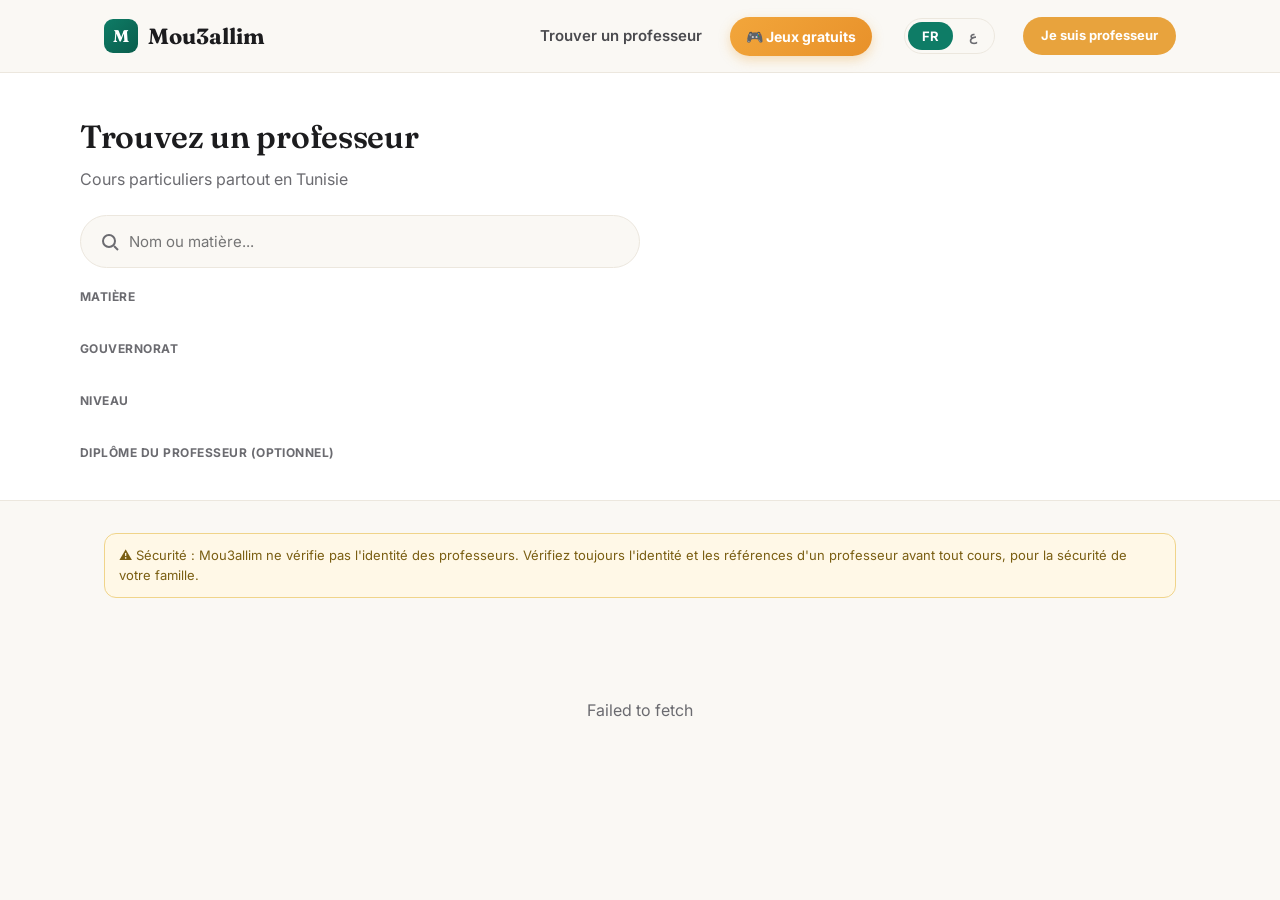
<file: search.html>
<!DOCTYPE html>
<html lang="fr">
<head>
<meta charset="UTF-8" />
<meta name="viewport" content="width=device-width, initial-scale=1.0" />
<title>Rechercher un professeur — Mou3allim</title>
<link rel="stylesheet" href="src/style.css" />
<style>
  .search-header { padding: 40px 24px 24px; background: var(--card); border-bottom: 1px solid var(--border); }
  .search-header-inner { max-width: 1120px; margin: 0 auto; }
  .search-header h1 { font-size: 32px; margin-bottom: 6px; }
  .search-header p { color: var(--muted); margin-bottom: 24px; }
  .search-bar {
    display: flex; align-items: center; gap: 10px; background: var(--sand);
    border: 1.5px solid var(--border); border-radius: 999px; padding: 6px 6px 6px 20px; max-width: 560px;
  }
  .search-bar input { flex: 1; border: none; background: transparent; padding: 10px 0; font-size: 15px; }
  .search-bar input:focus { outline: none; }
  .filter-row { margin-top: 20px; }
  .filter-label { font-size: 12px; font-weight: 700; color: var(--muted); text-transform: uppercase; letter-spacing: 0.04em; margin-bottom: 8px; }
  .filter-scroll { display: flex; gap: 8px; overflow-x: auto; padding-bottom: 6px; }

  .results-wrap { max-width: 1120px; margin: 0 auto; padding: 32px 24px 80px; }
  .results-grid { display: grid; grid-template-columns: repeat(auto-fill, minmax(320px, 1fr)); gap: 20px; }
  .teacher-card {
    background: var(--card); border: 1px solid var(--border); border-radius: var(--radius-md);
    padding: 20px; display: flex; gap: 14px; transition: box-shadow 0.15s, transform 0.15s; cursor: pointer;
  }
  .teacher-card:hover { box-shadow: var(--shadow-md); transform: translateY(-2px); }
  .teacher-card img { width: 64px; height: 64px; border-radius: 14px; object-fit: cover; flex-shrink: 0; }
  .teacher-card .info { flex: 1; min-width: 0; }
  .teacher-name { font-size: 16px; font-weight: 700; }
  .teacher-loc { display: flex; align-items: center; gap: 4px; font-size: 13px; color: var(--muted); margin: 3px 0 6px; }
  .teacher-subjects { font-size: 13px; color: var(--teal-dark); font-weight: 600; margin-bottom: 6px; }
  .teacher-price { text-align: right; flex-shrink: 0; }
  .teacher-price .amount { font-size: 16px; font-weight: 800; color: var(--amber-dark); }
  .teacher-price .unit { font-size: 11px; color: var(--muted); }

  .empty-state { text-align: center; padding: 80px 20px; color: var(--muted); }
  .empty-state svg { margin-bottom: 16px; opacity: 0.4; }
</style>
</head>
<body>

<div id="nav-root"></div>

<div class="search-header">
  <div class="search-header-inner">
    <h1 class="display" data-i18n="search_title">Trouvez un professeur</h1>
    <p data-i18n="search_subtitle">Cours particuliers partout en Tunisie</p>

    <div class="search-bar">
      <svg width="18" height="18" fill="none" stroke="#6B6B70" stroke-width="2"><circle cx="8" cy="8" r="6"/><path d="M17 17l-4-4"/></svg>
      <input type="text" id="searchInput" data-i18n-placeholder="search_placeholder" placeholder="Nom ou matière..." />
    </div>

    <div class="filter-row">
      <div class="filter-label" data-i18n="filter_subject">Matière</div>
      <div class="filter-scroll" id="subjectChips"></div>
    </div>
    <div class="filter-row">
      <div class="filter-label" data-i18n="filter_governorate">Gouvernorat</div>
      <div class="filter-scroll" id="govChips"></div>
    </div>
    <div class="filter-row" id="areaFilterRow" style="display:none;">
      <div class="filter-label" data-i18n="filter_area">Quartier / Zone</div>
      <div class="filter-scroll" id="areaChips"></div>
    </div>
    <div class="filter-row">
      <div class="filter-label" data-i18n="filter_level">Niveau</div>
      <div class="filter-scroll" id="levelChips"></div>
    </div>
    <div class="filter-row">
      <div class="filter-label" data-i18n="filter_degree">Diplôme du professeur (optionnel)</div>
      <div class="filter-scroll" id="degreeChips"></div>
    </div>
  </div>
</div>

<div class="results-wrap">
  <div style="background:#FFF8E7;border:1px solid #F0D48A;border-radius:12px;padding:12px 14px;margin-bottom:20px;font-size:13px;color:#7A5E12;line-height:1.5;">
    ⚠️ <span data-i18n="search_safety">Sécurité : Mou3allim ne vérifie pas l'identité des professeurs. Vérifiez toujours l'identité et les références d'un professeur avant tout cours, pour la sécurité de votre famille.</span>
  </div>
  <div id="resultsContainer">
    <div class="results-grid" id="skeletonGrid"></div>
  </div>
</div>

<script src="src/api.js"></script>
<script src="src/i18n.js"></script>
<script src="src/nav.js"></script>
<script>
  renderNav('search');

  let state = { subject: null, governorate: null, area: null, level: null, degree: null, q: getQueryParam('q') || '' };

  document.getElementById('searchInput').value = state.q;

  function skeletons(n) {
    return Array.from({ length: n }).map(() => `
      <div class="teacher-card">
        <div class="skeleton" style="width:64px;height:64px;border-radius:14px;"></div>
        <div class="info" style="flex:1;">
          <div class="skeleton" style="height:16px;width:70%;margin-bottom:8px;"></div>
          <div class="skeleton" style="height:12px;width:50%;margin-bottom:8px;"></div>
          <div class="skeleton" style="height:12px;width:40%;"></div>
        </div>
      </div>
    `).join('');
  }
  document.getElementById('skeletonGrid').innerHTML = skeletons(6);

  async function loadLookups() {
    try {
      const [subjRes, govRes] = await Promise.all([api.getSubjects(), api.getGovernorates()]);
      window._subjects = subjRes.subjects.map(s => s.name);
      window._govs = govRes.governorates;
      renderSubjectChips();
      renderGovChips();
      try {
        const [lvlRes, degRes] = await Promise.all([api.getLevels(), api.getDegrees()]);
        window._levels = (lvlRes.levels || []).flatMap(g => g.items);
        window._degrees = degRes.degrees || [];
        renderLevelChips();
        renderDegreeChips();
      } catch (e) { console.warn('level/degree lookup failed', e.message); }
    } catch (err) {
      console.warn('Lookup failed', err.message);
    }
  }

  function renderSubjectChips() {
    const el = document.getElementById('subjectChips');
    el.innerHTML = [t('filter_all'), ...window._subjects].map(s => {
      const active = (s === t('filter_all') && !state.subject) || s === state.subject;
      return `<button class="chip ${active ? 'active' : ''}" data-subject="${escapeHtml(s)}">${escapeHtml(s)}</button>`;
    }).join('');
    el.querySelectorAll('.chip').forEach(btn => {
      btn.addEventListener('click', () => {
        const val = btn.dataset.subject;
        state.subject = val === t('filter_all') ? null : val;
        renderSubjectChips();
        loadResults();
      });
    });
  }

  function renderGovChips() {
    const el = document.getElementById('govChips');
    el.innerHTML = [t('filter_all_gov'), ...window._govs].map(g => {
      const active = (g === t('filter_all_gov') && !state.governorate) || g === state.governorate;
      return `<button class="chip ${active ? 'active' : ''}" data-gov="${escapeHtml(g)}">${escapeHtml(g)}</button>`;
    }).join('');
    el.querySelectorAll('.chip').forEach(btn => {
      btn.addEventListener('click', async () => {
        const val = btn.dataset.gov;
        state.governorate = val === t('filter_all_gov') ? null : val;
        state.area = null;
        renderGovChips();
        if (state.governorate) {
          try {
            const res = await api.getAreas(state.governorate);
            window._areas = res.areas || [];
            if (window._areas.length > 0) {
              document.getElementById('areaFilterRow').style.display = '';
              renderAreaChips();
            } else {
              document.getElementById('areaFilterRow').style.display = 'none';
            }
          } catch { document.getElementById('areaFilterRow').style.display = 'none'; }
        } else {
          document.getElementById('areaFilterRow').style.display = 'none';
        }
        loadResults();
      });
    });
  }

  function renderAreaChips() {
    const el = document.getElementById('areaChips');
    el.innerHTML = [t('filter_all_areas'), ...window._areas].map(a => {
      const active = (a === t('filter_all_areas') && !state.area) || a === state.area;
      return `<button class="chip ${active ? 'active' : ''}" data-area="${escapeHtml(a)}">${escapeHtml(a)}</button>`;
    }).join('');
    el.querySelectorAll('.chip').forEach(btn => {
      btn.addEventListener('click', () => {
        const val = btn.dataset.area;
        state.area = val === t('filter_all_areas') ? null : val;
        renderAreaChips();
        loadResults();
      });
    });
  }

  function renderLevelChips() {
    const el = document.getElementById('levelChips');
    if (!el || !window._levels) return;
    const allLabel = t('filter_all_levels');
    el.innerHTML = [{ v: '__ALL__', label: allLabel }, ...window._levels.map(l => ({ v: l, label: l }))].map(item => {
      const active = (item.v === '__ALL__' && !state.level) || item.v === state.level;
      return `<button class="chip ${active ? 'active' : ''}" data-level="${escapeHtml(item.v)}">${escapeHtml(item.label)}</button>`;
    }).join('');
    el.querySelectorAll('.chip').forEach(btn => btn.addEventListener('click', () => {
      const v = btn.dataset.level;
      state.level = v === '__ALL__' ? null : v;
      renderLevelChips();
      loadResults();
    }));
  }

  function renderDegreeChips() {
    const el = document.getElementById('degreeChips');
    if (!el || !window._degrees) return;
    const allLabel = t('filter_all_degrees');
    el.innerHTML = [{ v: '__ALL__', label: allLabel }, ...window._degrees.map(d => ({ v: d, label: d }))].map(item => {
      const active = (item.v === '__ALL__' && !state.degree) || item.v === state.degree;
      return `<button class="chip ${active ? 'active' : ''}" data-degree="${escapeHtml(item.v)}">${escapeHtml(item.label)}</button>`;
    }).join('');
    el.querySelectorAll('.chip').forEach(btn => btn.addEventListener('click', () => {
      const v = btn.dataset.degree;
      state.degree = v === '__ALL__' ? null : v;
      renderDegreeChips();
      loadResults();
    }));
  }

  let searchTimer;
  document.getElementById('searchInput').addEventListener('input', (e) => {
    state.q = e.target.value;
    clearTimeout(searchTimer);
    searchTimer = setTimeout(loadResults, 350);
  });

  let currentOffset = 0;
  let loadedCount = 0;

  // Fresh search (filters changed): reset and load page 1.
  async function loadResults() {
    currentOffset = 0;
    loadedCount = 0;
    const container = document.getElementById('resultsContainer');
    try {
      const res = await api.searchTeachers({ subject: state.subject, governorate: state.governorate, area: state.area, level: state.level, degree: state.degree, q: state.q, offset: 0 });
      const teachers = res.teachers || [];
      if (teachers.length === 0) {
        container.innerHTML = `
          <div class="empty-state">
            <svg width="48" height="48" fill="none" stroke="#6B6B70" stroke-width="1.5"><circle cx="20" cy="20" r="16"/><path d="M32 32l10 10"/></svg>
            <p>${t('empty_no_teachers')}</p>
          </div>`;
        return;
      }
      loadedCount = teachers.length;
      container.innerHTML = `
        <div id="resultCount" style="font-size:14px;font-weight:700;color:var(--teal-dark);margin-bottom:16px;"></div>
        <div class="results-grid" id="resultsGrid">${teachers.map(renderTeacherCard).join('')}</div>
        <div id="loadMoreWrap" style="text-align:center;margin-top:24px;"></div>`;
      updateCountLabel(res.hasMore);
      renderLoadMore(res.hasMore, res.pageSize || teachers.length);
    } catch (err) {
      container.innerHTML = `<div class="empty-state"><p>${escapeHtml(err.message)}</p></div>`;
    }
  }

  function updateCountLabel(hasMore) {
    const el = document.getElementById('resultCount');
    if (!el) return;
    if (hasMore) {
      const plural = loadedCount === 1 ? t('search_count_shown_1') : t('search_count_shown_n');
      el.textContent = `${loadedCount} ${plural} — ${t('search_see_below')}`;
    } else {
      const plural = loadedCount === 1 ? t('search_count_found_1') : t('search_count_found_n');
      el.textContent = `${loadedCount} ${plural}`;
    }
  }

  function renderLoadMore(hasMore, pageSize) {
    const wrap = document.getElementById('loadMoreWrap');
    if (!wrap) return;
    if (!hasMore) { wrap.innerHTML = ''; return; }
    wrap.innerHTML = `<button id="loadMoreBtn" class="btn btn-primary" style="padding:12px 28px;">${t('search_load_more')}</button>`;
    document.getElementById('loadMoreBtn').addEventListener('click', () => loadMore(pageSize));
  }

  // Load the next page and APPEND (does not reset).
  async function loadMore(pageSize) {
    const btn = document.getElementById('loadMoreBtn');
    if (btn) { btn.disabled = true; btn.textContent = t('search_loading'); }
    currentOffset += pageSize;
    try {
      const res = await api.searchTeachers({ subject: state.subject, governorate: state.governorate, area: state.area, level: state.level, degree: state.degree, q: state.q, offset: currentOffset });
      const teachers = res.teachers || [];
      const grid = document.getElementById('resultsGrid');
      grid.insertAdjacentHTML('beforeend', teachers.map(renderTeacherCard).join(''));
      loadedCount += teachers.length;
      updateCountLabel(res.hasMore);
      renderLoadMore(res.hasMore, res.pageSize || pageSize);
    } catch (err) {
      if (btn) { btn.disabled = false; btn.textContent = t('search_load_more'); }
    }
  }

  function renderTeacherCard(t) {
    const location = (t.areas && t.areas.length > 0)
      ? `${t.areas.slice(0, 2).join(', ')} — ${t.governorate}`
      : t.governorate;
    const price = (t.subjects && t.subjects[0]) ? t.subjects[0].price_per_hour : null;
    return `
      <div class="teacher-card" onclick="window.location.href='teacher.html?id=${t.id}'">
        <img src="${getAvatar(t)}" alt="" onerror="this.src='${MALE_AVATAR}'" />
        <div class="info">
          <div class="teacher-name">${escapeHtml(t.full_name)}</div>
          <div class="teacher-loc">📍 ${escapeHtml(location)}</div>
          <div class="teacher-subjects">${(t.subjects || []).map(s => escapeHtml(s.name)).join(' · ') || t('search_no_subjects')}</div>
          ${t.degree ? `<div style="font-size:12px;color:var(--muted);margin-bottom:2px;">${escapeHtml(t.degree)}${t.experience ? ' · ' + escapeHtml(t.experience) : ''}</div>` : ''}
          ${(t.levels && t.levels.length) ? `<div style="font-size:12px;color:var(--teal-dark);margin-bottom:4px;">${t.levels.slice(0,4).map(escapeHtml).join(', ')}${t.levels.length>4?'…':''}</div>` : ''}
          <div>${starsHtml(t.rating)} <span style="font-size:12px;color:var(--muted);">(${t.rating_count || 0})</span></div>
        </div>
        ${price ? `<div class="teacher-price"><div class="amount">${price} DT</div><div class="unit">${window.t('per_hour')}</div></div>` : ''}
      </div>
    `;
  }

  loadLookups();
  loadResults();
  if (typeof api !== 'undefined' && api.track) api.track('search_view');
</script>
</body>
</html>
</file>
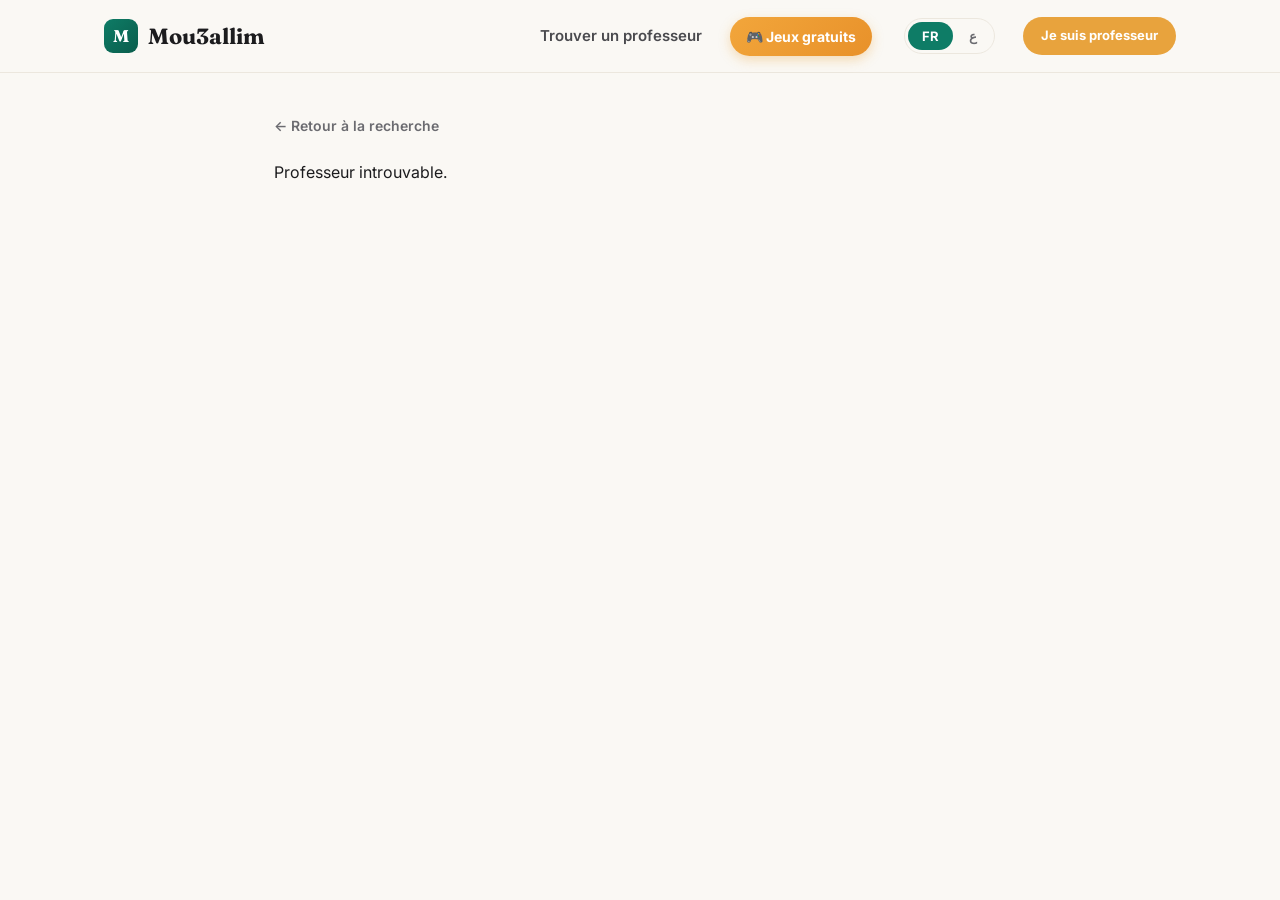
<file: teacher.html>
<!DOCTYPE html>
<html lang="fr">
<head>
<meta charset="UTF-8" />
<meta name="viewport" content="width=device-width, initial-scale=1.0" />
<title>Profil professeur — Mou3allim</title>
<link rel="stylesheet" href="src/style.css" />
<style>
  .profile-wrap { max-width: 780px; margin: 0 auto; padding: 40px 24px 80px; }
  .back-link { display: inline-flex; align-items: center; gap: 6px; font-size: 14px; font-weight: 600; color: var(--muted); margin-bottom: 24px; }
  .back-link:hover { color: var(--teal); }

  .profile-header {
    display: flex; gap: 20px; align-items: center; background: var(--card);
    border: 1px solid var(--border); border-radius: var(--radius-lg); padding: 28px; margin-bottom: 24px;
  }
  .profile-header img { width: 96px; height: 96px; border-radius: 20px; object-fit: cover; flex-shrink: 0; }
  .profile-header h1 { font-size: 24px; margin-bottom: 4px; }
  .profile-loc { display: flex; align-items: center; gap: 5px; font-size: 14px; color: var(--muted); margin-bottom: 8px; }

  .section-title { font-size: 15px; font-weight: 700; text-transform: uppercase; letter-spacing: 0.03em; color: var(--muted); margin: 28px 0 12px; }
  .subject-row {
    display: flex; justify-content: space-between; align-items: center;
    background: var(--card); border: 1px solid var(--border); border-radius: var(--radius-sm);
    padding: 14px 18px; margin-bottom: 8px;
  }
  .subject-row .price { font-weight: 800; color: var(--amber-dark); }

  .action-btn {
    display: flex; align-items: center; justify-content: center; gap: 10px;
    width: 100%; padding: 16px; border-radius: 999px; border: none; font-weight: 700; font-size: 15px;
    margin-top: 10px; color: white;
  }

  .review-card { background: var(--card); border: 1px solid var(--border); border-radius: var(--radius-sm); padding: 16px; margin-bottom: 10px; }
  .review-head { display: flex; justify-content: space-between; margin-bottom: 6px; }
  .review-name { font-weight: 700; font-size: 14px; }
  .review-comment { font-size: 14px; color: var(--muted); }

  .rate-stars { display: flex; gap: 6px; margin-bottom: 14px; }
  .rate-stars svg { cursor: pointer; transition: transform 0.1s; }
  .rate-stars svg:hover { transform: scale(1.15); }

  .name-modal-overlay {
    display: none; position: fixed; inset: 0; background: rgba(28,28,30,0.5);
    align-items: center; justify-content: center; padding: 24px; z-index: 200;
  }
  .name-modal-overlay.show { display: flex; }
  .name-modal { background: var(--card); border-radius: var(--radius-lg); padding: 28px; max-width: 420px; width: 100%; }
</style>
</head>
<body>

<div id="nav-root"></div>

<div class="profile-wrap">
  <a href="search.html" class="back-link" data-i18n="back_to_search">← Retour à la recherche</a>
  <div id="profileContent">
    <div class="skeleton" style="height:150px; border-radius:24px; margin-bottom:24px;"></div>
    <div class="skeleton" style="height:200px; border-radius:16px;"></div>
  </div>
</div>

<!-- Name popup for anonymous ratings -->
<div class="name-modal-overlay" id="nameModal">
  <div class="name-modal">
    <h3 style="margin-bottom:6px;" data-i18n="modal_your_name">Votre prénom</h3>
    <p class="text-muted" style="font-size:13px;margin-bottom:16px;" data-i18n="modal_name_hint">Pour publier votre avis, entrez votre prénom.</p>
    <div class="field">
      <input class="input" id="guestNameInput" data-i18n-placeholder="modal_name_placeholder" placeholder="Ex: Ahmed, Fatima..." autofocus />
    </div>
    <div class="field">
      <textarea class="textarea input" id="guestCommentInput" data-i18n-placeholder="modal_comment_placeholder" placeholder="Commentaire (optionnel)..."></textarea>
    </div>
    <button class="btn btn-primary btn-block" id="submitGuestRating" data-i18n="modal_send">Envoyer mon avis</button>
    <button class="btn btn-block" style="margin-top:8px; color:var(--muted);" id="cancelGuestRating" data-i18n="modal_cancel">Annuler</button>
  </div>
</div>

<script src="src/api.js"></script>
<script src="src/i18n.js"></script>
<script src="src/nav.js"></script>
<script>
  renderNav();
  const teacherId = getQueryParam('id');
  let selectedRating = 0;
  let teacherData = null;

  async function loadProfile() {
    const el = document.getElementById('profileContent');
    if (!teacherId) { el.innerHTML = '<p>Professeur introuvable.</p>'; return; }
    try {
      const [profileRes, ratingsRes] = await Promise.all([
        api.getTeacher(teacherId),
        api.getRatings(teacherId),
      ]);
      teacherData = profileRes.teacher;
      renderProfile(teacherData, ratingsRes.ratings || []);
    } catch (err) {
      el.innerHTML = `<div class="empty-state"><p>${escapeHtml(err.message)}</p></div>`;
    }
  }

  function renderProfile(t, ratings) {
    const location = (t.areas && t.areas.length > 0) ? `${t.areas.join(', ')} — ${t.governorate}` : t.governorate;
    document.title = `${t.full_name} — Mou3allim`;

    document.getElementById('profileContent').innerHTML = `
      <div class="profile-header">
        <img src="${getAvatar(t)}" alt="" onerror="this.src='${MALE_AVATAR}'" />
        <div>
          <h1 class="display">${escapeHtml(t.full_name)}</h1>
          <div class="profile-loc">📍 ${escapeHtml(location)}</div>
          ${t.degree ? `<div style="font-size:13px;color:var(--muted);margin-bottom:4px;">${escapeHtml(t.degree)}${t.experience ? ' · ' + escapeHtml(t.experience) + ' d\'expérience' : ''}</div>` : ''}
          <div>${starsHtml(t.rating, 16)} <span style="font-size:13px;color:var(--muted);">${Number(t.rating||0).toFixed(1)} (${t.rating_count||0} avis)</span></div>
        </div>
      </div>

      ${t.bio ? `<p style="color:var(--ink-soft); margin-bottom: 8px;">${escapeHtml(t.bio)}</p>` : ''}

      <div class="section-title">${window.t('profile_subjects')}</div>
      ${(t.subjects||[]).map(s => `
        <div class="subject-row">
          <span style="font-weight:600;">${escapeHtml(s.name)}</span>
          <span class="price">${s.price_per_hour} DT/h</span>
        </div>
      `).join('')}

      ${(t.levels && t.levels.length) ? `
        <div class="section-title">Niveaux enseignés</div>
        <div style="display:flex;flex-wrap:wrap;gap:6px;">
          ${t.levels.map(l => `<span style="background:var(--card);border:1px solid var(--border);border-radius:999px;padding:5px 12px;font-size:13px;">${escapeHtml(l)}</span>`).join('')}
        </div>
      ` : ''}

      <!-- Contacts shown directly (no multi-step gate) with a visible safety notice. -->
      <div style="margin-top:6px;">
        <a href="tel:${t.phone.replace(/\s/g,'')}" class="action-btn" style="background:var(--teal);" onclick="if(typeof api!=='undefined'&&api.track)api.track('call_click', teacherId);">
          📞 ${window.t('profile_call')} ${escapeHtml(t.phone)}
        </a>
        <a href="https://wa.me/${t.phone.replace(/[^0-9]/g,'')}?text=${encodeURIComponent('Bonjour, je vous contacte via Mou3allim.')}" target="_blank" class="action-btn" style="background:#25D366;" onclick="if(typeof api!=='undefined'&&api.track)api.track('whatsapp_click', teacherId);">
          💬 WhatsApp
        </a>
      </div>

      <div style="background:#FFF8E7;border:1px solid #F0D48A;border-radius:12px;padding:11px 14px;margin-top:12px;font-size:12.5px;color:#7A5E12;line-height:1.5;">
        ⚠️ <strong>Sécurité :</strong> Mou3allim ne vérifie pas l'identité des professeurs. Vérifiez toujours l'identité et les références avant tout cours — surtout pour les cours à domicile ou impliquant des mineurs.
      </div>

      ${t.cv_url ? `
        <a href="${t.cv_url}" target="_blank" class="action-btn" style="background:var(--amber);">
          📎 ${window.t('profile_cv')}
        </a>
      ` : ''}

      <div class="section-title">${window.t('profile_rate')}</div>
      <div class="rate-stars" id="rateStars">
        ${[1,2,3,4,5].map(n => `
          <svg width="32" height="32" viewBox="0 0 24 24" fill="none" stroke="#E8A33D" stroke-width="1.5" data-star="${n}">
            <path d="M12 2l3.09 6.26L22 9.27l-5 4.87 1.18 6.88L12 17.77l-6.18 3.25L7 14.14 2 9.27l6.91-1.01L12 2z"/>
          </svg>
        `).join('')}
      </div>
      <div id="commentBox" style="display:none; margin-bottom:16px;">
        <textarea class="textarea input" id="ratingComment" placeholder="Votre commentaire (optionnel)..." style="margin-bottom:8px;"></textarea>
        <button class="btn btn-primary btn-block" id="submitRatingBtn">Envoyer mon avis</button>
      </div>
      <div id="ratingSubmittedMsg" style="display:none; color: var(--teal); font-weight:600; margin-bottom:16px;">✓ ${window.t('profile_rating_sent').replace('✓ ', '')}</div>

      ${ratings.length > 0 ? `
        <div class="section-title">${window.t('profile_reviews')} (${ratings.length})</div>
        ${ratings.map(r => `
          <div class="review-card">
            <div class="review-head">
              <span class="review-name">${escapeHtml(r.parent_name)}</span>
              ${starsHtml(r.score, 12)}
            </div>
            ${r.comment ? `<div class="review-comment">${escapeHtml(r.comment)}</div>` : ''}
          </div>
        `).join('')}
      ` : `<p class="text-muted" style="font-size:14px;">${window.t('profile_no_reviews')}</p>`}
    `;

    document.querySelectorAll('#rateStars svg').forEach(star => {
      star.addEventListener('click', () => {
        selectedRating = parseInt(star.dataset.star, 10);
        highlightStars(selectedRating);
        if (auth.isLoggedIn()) {
          document.getElementById('commentBox').style.display = 'block';
        } else {
          const back = encodeURIComponent('teacher.html?id=' + teacherId);
          window.location.href = `auth.html?role=parent&return=${back}`;
        }
      });
    });

    const submitBtn = document.getElementById('submitRatingBtn');
    if (submitBtn) {
      submitBtn.addEventListener('click', () => {
        if (!selectedRating) { showToast('Choisissez une note.'); return; }
        const comment = document.getElementById('ratingComment').value.trim();
        submitRating(selectedRating, null, comment || null);
      });
    }
  }

  function highlightStars(n) {
    document.querySelectorAll('#rateStars svg').forEach(star => {
      const s = parseInt(star.dataset.star, 10);
      star.setAttribute('fill', s <= n ? '#E8A33D' : 'none');
    });
  }

  async function submitRating(score, guestName, comment) {
    try {
      await api.rateTeacher(teacherId, { score, guest_name: guestName, comment });
      document.getElementById('ratingSubmittedMsg').style.display = 'block';
      showToast('Merci pour votre avis !');
      setTimeout(loadProfile, 800);
    } catch (err) {
      showToast('Erreur: ' + err.message);
    }
  }

  document.getElementById('submitGuestRating').addEventListener('click', () => {
    const name = document.getElementById('guestNameInput').value.trim();
    const comment = document.getElementById('guestCommentInput').value.trim();
    if (!name) { showToast('Entrez votre prénom.'); return; }
    document.getElementById('nameModal').classList.remove('show');
    submitRating(selectedRating, name, comment || null);
  });
  document.getElementById('cancelGuestRating').addEventListener('click', () => {
    document.getElementById('nameModal').classList.remove('show');
    selectedRating = 0;
    highlightStars(0);
  });

  loadProfile();
  if (typeof api !== 'undefined' && api.track) api.track('profile_view', teacherId);
</script>
</body>
</html>
</file>
<file: src/style.css>
/* ============================================
   Mou3allim — Design System
   Palette: deep teal + warm amber + ink + sand
   Type: Fraunces (display) + Inter (body/UI)
   Signature: Tunisian zellige-inspired tile dividers
   ============================================ */

@import url('https://fonts.googleapis.com/css2?family=Fraunces:opsz,wght@9..144,400;9..144,500;9..144,600;9..144,700&family=Inter:wght@400;500;600;700;800&family=Noto+Kufi+Arabic:wght@400;500;600;700;800&display=swap');

:root {
  --teal: #0E7C66;
  --teal-dark: #0A5D4C;
  --teal-tint: #E6F4EC;
  --amber: #E8A33D;
  --amber-dark: #C9862A;
  --ink: #1C1C1E;
  --ink-soft: #4A4A4E;
  --muted: #6B6B70;
  --sand: #FAF8F4;
  --card: #FFFFFF;
  --border: #ECE7DE;
  --danger: #C24A3F;
  --danger-tint: #FBEAE7;
  --success: #2E8B57;
  --radius-sm: 10px;
  --radius-md: 16px;
  --radius-lg: 24px;
  --shadow-sm: 0 2px 8px rgba(28,28,30,0.06);
  --shadow-md: 0 8px 24px rgba(28,28,30,0.08);
  --shadow-lg: 0 20px 50px rgba(28,28,30,0.12);
}

* { box-sizing: border-box; margin: 0; padding: 0; }

html { scroll-behavior: smooth; }

body {
  font-family: 'Inter', -apple-system, sans-serif;
  background: var(--sand);
  color: var(--ink);
  line-height: 1.5;
  -webkit-font-smoothing: antialiased;
}

h1, h2, h3, .display {
  font-family: 'Fraunces', Georgia, serif;
  font-weight: 600;
  letter-spacing: -0.01em;
  color: var(--ink);
}

a { color: inherit; text-decoration: none; }
button { font-family: inherit; cursor: pointer; }
input, textarea, select { font-family: inherit; }

/* Focus visibility for accessibility */
a:focus-visible, button:focus-visible, input:focus-visible, textarea:focus-visible {
  outline: 2px solid var(--teal);
  outline-offset: 2px;
}

/* ---------- Layout ---------- */
.container {
  max-width: 1120px;
  margin: 0 auto;
  padding: 0 24px;
}
.container-narrow {
  max-width: 720px;
  margin: 0 auto;
  padding: 0 24px;
}

/* ---------- Nav ---------- */
.nav {
  position: sticky; top: 0; z-index: 100;
  background: rgba(250,248,244,0.9);
  backdrop-filter: blur(12px);
  border-bottom: 1px solid var(--border);
}
.nav-inner {
  display: flex; align-items: center; justify-content: space-between;
  height: 72px;
  max-width: 1120px; margin: 0 auto; padding: 0 24px;
}
.logo {
  display: flex; align-items: center; gap: 10px;
  font-family: 'Fraunces', serif; font-weight: 700; font-size: 22px; color: var(--ink);
}
.logo-mark {
  width: 34px; height: 34px; border-radius: 9px;
  background: linear-gradient(135deg, var(--teal), var(--teal-dark));
  display: flex; align-items: center; justify-content: center;
  color: white; font-size: 17px; font-weight: 700;
}
.nav-links { display: flex; align-items: center; gap: 28px; }
.nav-link { font-size: 15px; font-weight: 600; color: var(--ink-soft); transition: color 0.15s; }
.nav-link:hover { color: var(--teal); }

/* ---------- Buttons ---------- */
.btn {
  display: inline-flex; align-items: center; justify-content: center; gap: 8px;
  padding: 14px 28px; border-radius: 999px; border: none;
  font-weight: 700; font-size: 15px; transition: transform 0.15s, box-shadow 0.15s;
  white-space: nowrap;
}
.btn:active { transform: scale(0.97); }
.btn-primary { background: var(--teal); color: white; }
.btn-primary:hover { background: var(--teal-dark); box-shadow: var(--shadow-md); }
.btn-amber { background: var(--amber); color: white; }
.btn-amber:hover { background: var(--amber-dark); box-shadow: var(--shadow-md); }
.btn-outline { background: transparent; color: var(--ink); border: 1.5px solid var(--border); }
.btn-outline:hover { border-color: var(--teal); color: var(--teal); }
.btn-danger { background: var(--danger); color: white; }
.btn-block { width: 100%; }
.btn-sm { padding: 9px 18px; font-size: 13px; }
.btn:disabled { opacity: 0.6; pointer-events: none; }

/* ---------- Cards ---------- */
.card {
  background: var(--card); border-radius: var(--radius-md);
  border: 1px solid var(--border); padding: 24px;
}

/* ---------- Forms ---------- */
.field { margin-bottom: 18px; }
.field label {
  display: block; font-size: 13px; font-weight: 700; color: var(--ink);
  margin-bottom: 8px; text-transform: uppercase; letter-spacing: 0.03em;
}
.input, .textarea, select.input {
  width: 100%; padding: 14px 16px; border: 1.5px solid var(--border);
  border-radius: var(--radius-sm); font-size: 15px; color: var(--ink);
  background: var(--card); transition: border-color 0.15s;
}
.input:focus, .textarea:focus { border-color: var(--teal); outline: none; }
.textarea { resize: vertical; min-height: 90px; }
.helper { font-size: 13px; color: var(--muted); margin-top: 6px; }
.error-text { color: var(--danger); font-size: 13px; margin-top: 6px; }

/* ---------- Chips ---------- */
.chips { display: flex; flex-wrap: wrap; gap: 8px; }
.chip {
  padding: 9px 16px; border-radius: 999px; border: 1.5px solid var(--border);
  background: var(--card); font-size: 13px; font-weight: 600; color: var(--ink);
  transition: all 0.15s;
}
.chip:hover { border-color: var(--teal); }
.chip.active { background: var(--teal); border-color: var(--teal); color: white; }

/* ---------- Signature: Zellige tile divider ---------- */
.tile-divider {
  height: 14px;
  background-image: repeating-linear-gradient(45deg, var(--teal) 0, var(--teal) 2px, transparent 2px, transparent 14px),
                     repeating-linear-gradient(-45deg, var(--amber) 0, var(--amber) 2px, transparent 2px, transparent 14px);
  background-size: 28px 28px;
  opacity: 0.35;
}
.tile-corner {
  position: absolute; width: 120px; height: 120px; pointer-events: none;
  background-image:
    radial-gradient(circle at 0 0, transparent 20px, var(--teal-tint) 21px, var(--teal-tint) 22px, transparent 23px);
  background-size: 40px 40px;
  opacity: 0.6;
}

/* ---------- Utility ---------- */
.text-muted { color: var(--muted); }
.text-center { text-align: center; }
.flex { display: flex; }
.flex-col { display: flex; flex-direction: column; }
.items-center { align-items: center; }
.justify-between { justify-content: space-between; }
.gap-sm { gap: 8px; }
.gap-md { gap: 16px; }
.gap-lg { gap: 24px; }
.mt-sm { margin-top: 8px; }
.mt-md { margin-top: 16px; }
.mt-lg { margin-top: 32px; }
.mb-sm { margin-bottom: 8px; }
.mb-md { margin-bottom: 16px; }
.mb-lg { margin-bottom: 32px; }

.badge {
  display: inline-flex; align-items: center; gap: 4px;
  padding: 4px 12px; border-radius: 999px; font-size: 12px; font-weight: 700;
}
.badge-success { background: var(--teal-tint); color: var(--teal-dark); }
.badge-warning { background: #FFF3DD; color: #8A6116; }
.badge-danger { background: var(--danger-tint); color: var(--danger); }

.spinner {
  width: 20px; height: 20px; border: 2.5px solid rgba(255,255,255,0.4);
  border-top-color: white; border-radius: 50%; animation: spin 0.7s linear infinite;
}
.spinner-dark { border-color: rgba(14,124,102,0.2); border-top-color: var(--teal); }
@keyframes spin { to { transform: rotate(360deg); } }

.toast {
  position: fixed; bottom: 24px; left: 50%; transform: translateX(-50%) translateY(20px);
  background: var(--ink); color: white; padding: 12px 22px; border-radius: 999px;
  font-size: 14px; font-weight: 600; opacity: 0; transition: all 0.3s; z-index: 1000;
  box-shadow: var(--shadow-lg); pointer-events: none;
}
.toast.show { opacity: 1; transform: translateX(-50%) translateY(0); }

.skeleton {
  background: linear-gradient(90deg, var(--border) 25%, #f5f2ec 50%, var(--border) 75%);
  background-size: 200% 100%; animation: shimmer 1.4s infinite; border-radius: var(--radius-sm);
}
@keyframes shimmer { 0% { background-position: 200% 0; } 100% { background-position: -200% 0; } }

@media (max-width: 640px) {
  .nav-links .nav-link-desktop { display: none; }
  h1.display { font-size: 32px !important; }
}

/* ---------- RTL support (Arabic) ---------- */
body.rtl {
  font-family: 'Inter', 'Noto Kufi Arabic', -apple-system, sans-serif;
}
body.rtl h1, body.rtl h2, body.rtl h3, body.rtl .display {
  font-family: 'Noto Kufi Arabic', 'Fraunces', Georgia, serif;
}
[dir="rtl"] .search-bar,
[dir="rtl"] .teacher-card,
[dir="rtl"] .identity-card,
[dir="rtl"] .review-head,
[dir="rtl"] .subject-row,
[dir="rtl"] .price-row {
  flex-direction: row-reverse;
}
[dir="rtl"] .teacher-price { text-align: left; }
[dir="rtl"] .back-link { flex-direction: row-reverse; }

/* ---------- Language switcher ---------- */
.lang-switch {
  display: flex; align-items: center; gap: 2px;
  background: var(--sand); border: 1px solid var(--border); border-radius: 999px; padding: 3px;
}
.lang-btn {
  padding: 6px 14px; border-radius: 999px; border: none; background: transparent;
  font-size: 13px; font-weight: 700; color: var(--muted); transition: all 0.15s;
}
.lang-btn.active { background: var(--teal); color: white; }

/* ---------- RTL (Arabic) — extended layout flips ---------- */
[dir="rtl"] body,
[dir="rtl"] .split-card,
[dir="rtl"] .step-card { text-align: right; }
[dir="rtl"] .text-center,
[dir="rtl"] .hero-inner,
[dir="rtl"] .section-head { text-align: center; }

[dir="rtl"] .nav-inner { flex-direction: row-reverse; }
[dir="rtl"] .logo { flex-direction: row-reverse; }
[dir="rtl"] .nav-links { flex-direction: row-reverse; }

[dir="rtl"] .btn { flex-direction: row-reverse; }
[dir="rtl"] .hero-actions { flex-direction: row-reverse; }

[dir="rtl"] .split-list li { flex-direction: row-reverse; text-align: right; }

[dir="rtl"] .action-btn { flex-direction: row-reverse; }
[dir="rtl"] .profile-loc { flex-direction: row-reverse; }
[dir="rtl"] .subject-row,
[dir="rtl"] .review-head { flex-direction: row-reverse; }

[dir="rtl"] .hero-search { flex-direction: row-reverse; }

/* Keep prices/numbers reading left-to-right, e.g. "15 DT/h" */
[dir="rtl"] .price,
[dir="rtl"] .subject-row .price,
[dir="rtl"] .teacher-price { direction: ltr; unicode-bidi: embed; }

.lang-switch { margin-inline-start: 4px; }
@media (max-width: 640px) {
  .lang-switch .lang-btn { padding: 6px 10px; font-size: 12px; }
}
</file>
